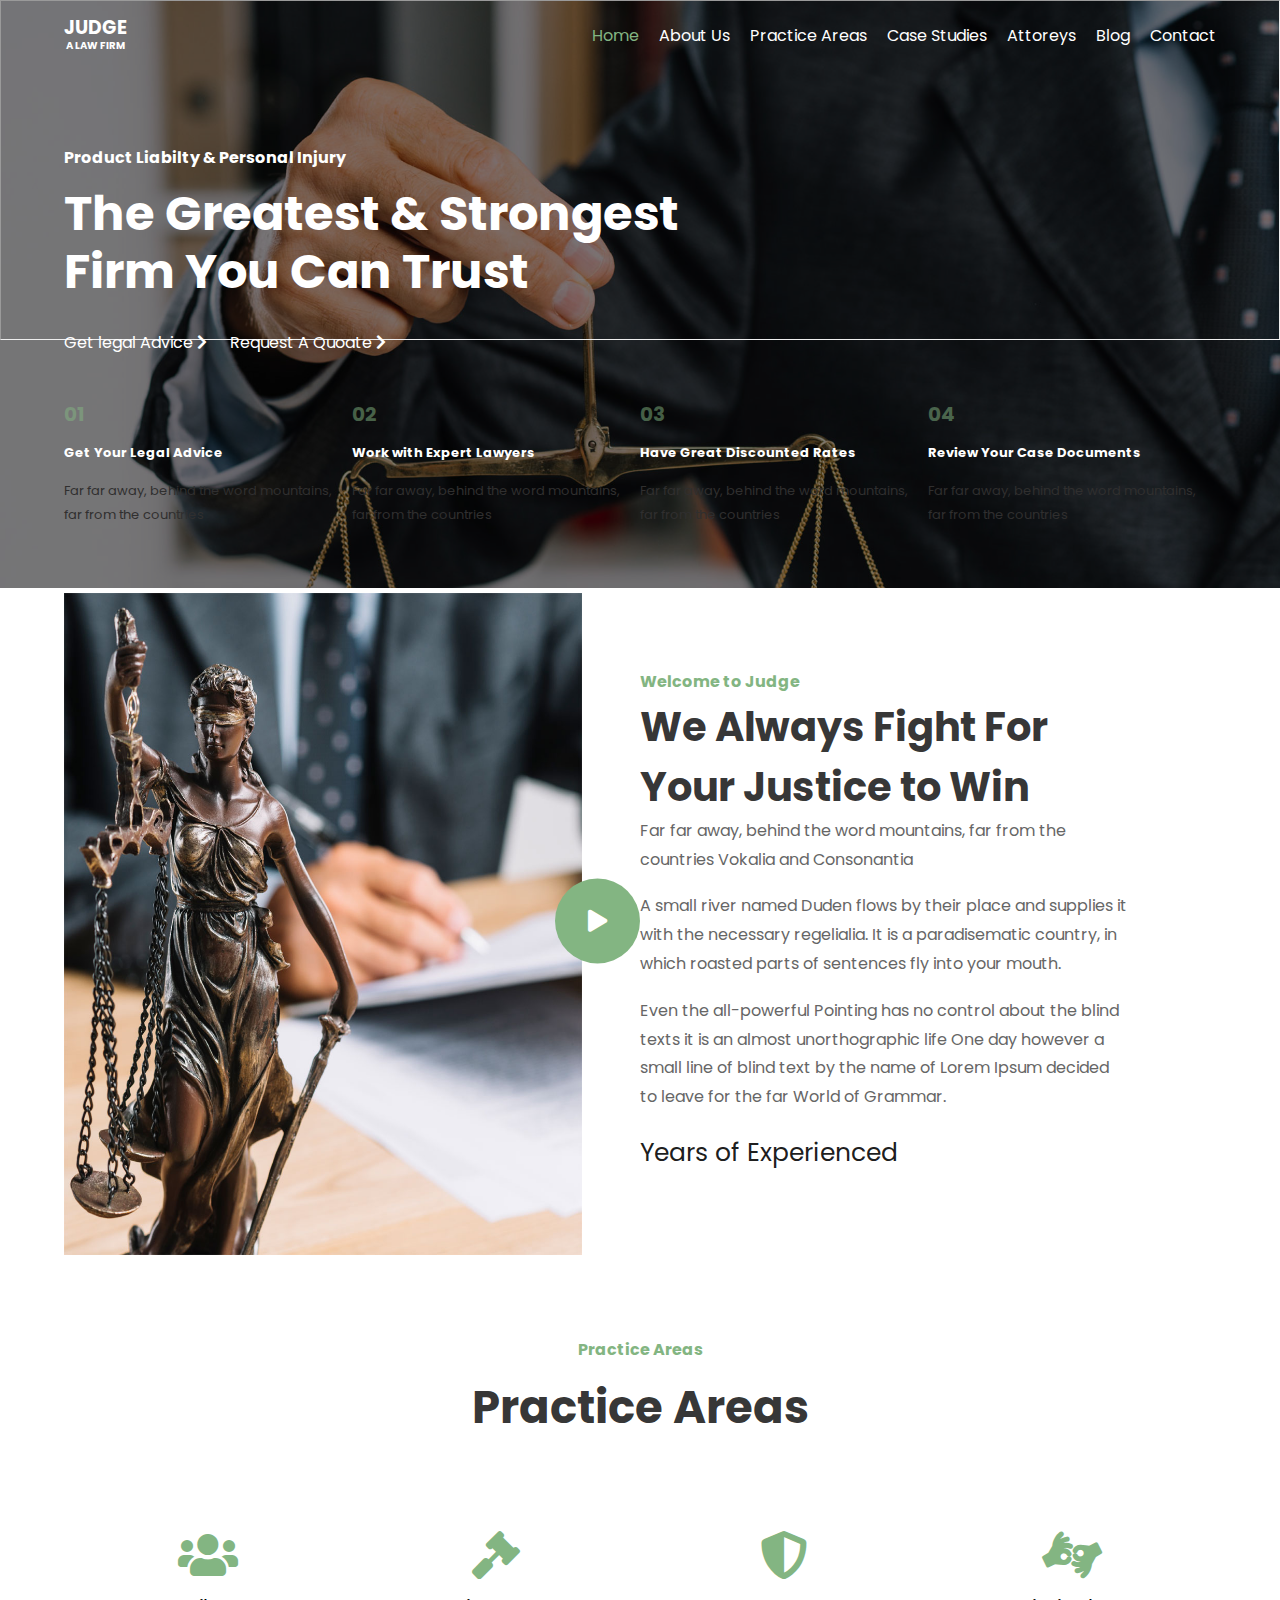
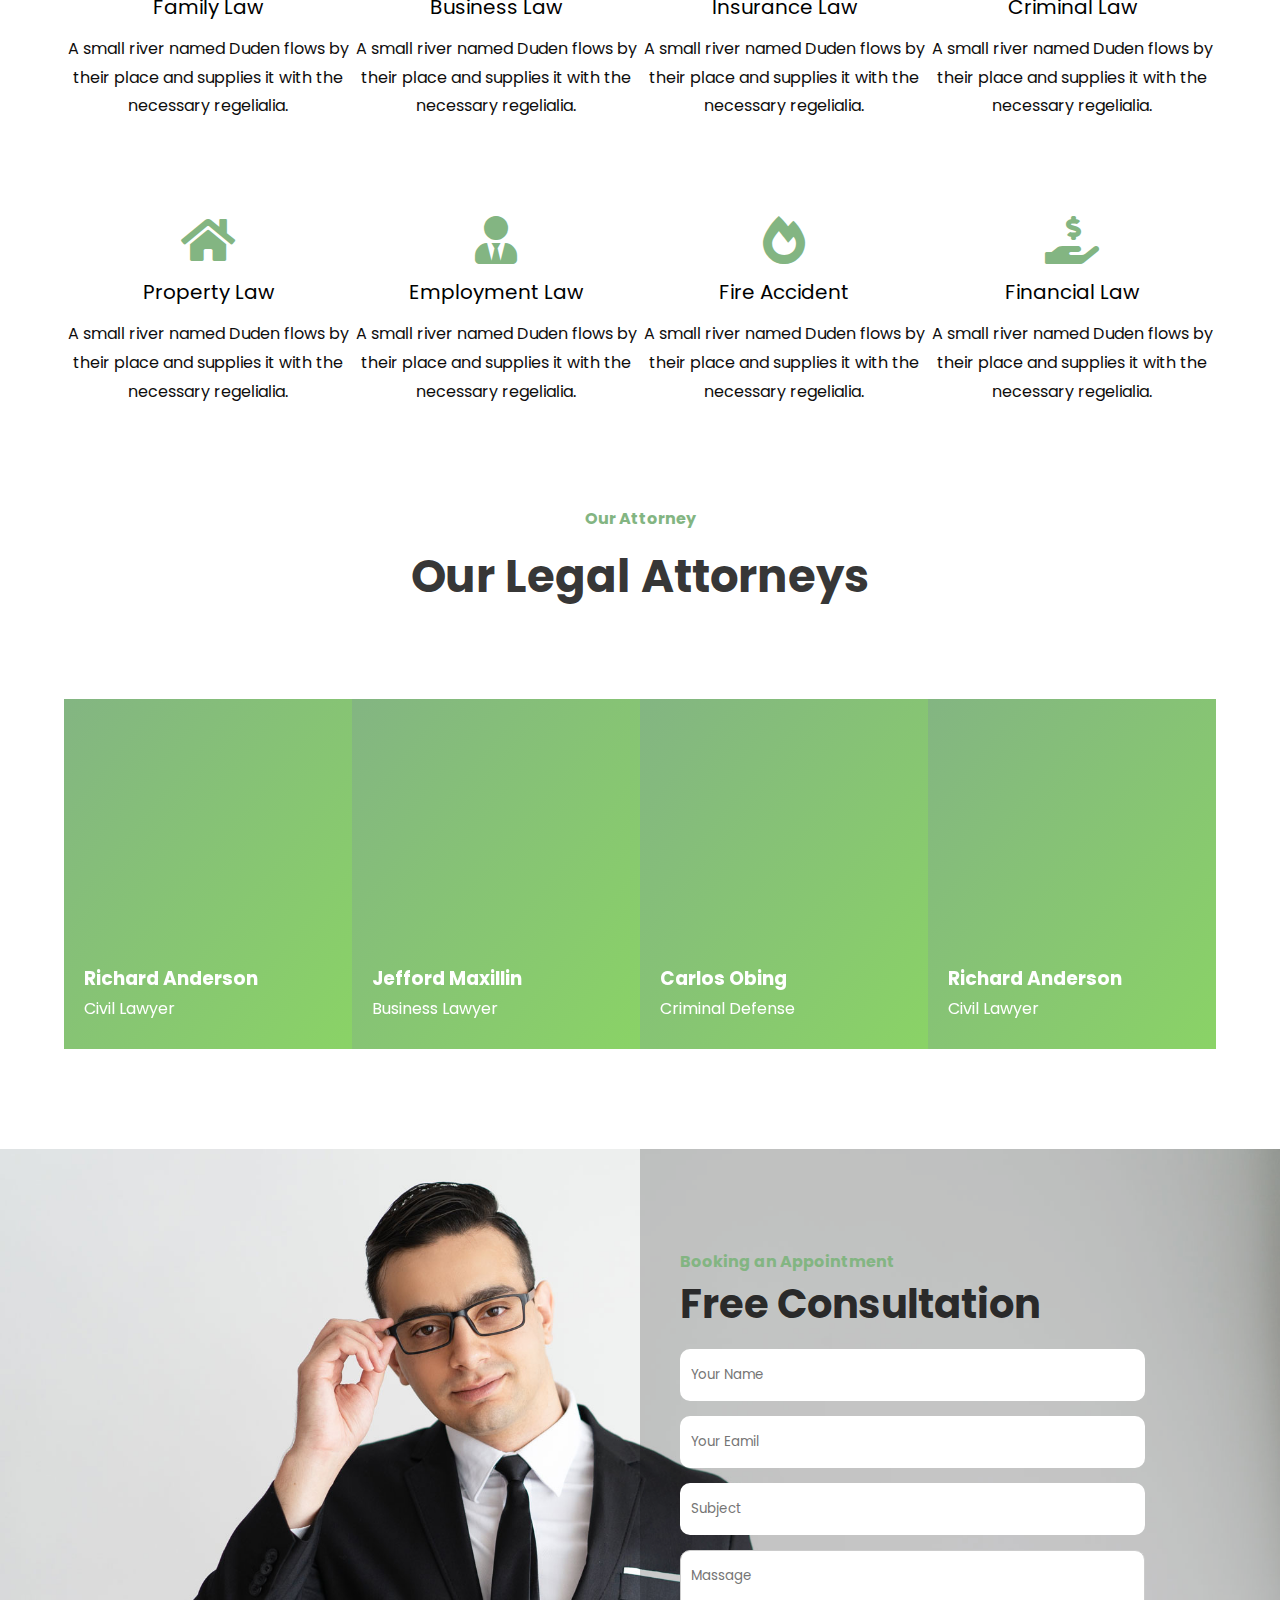
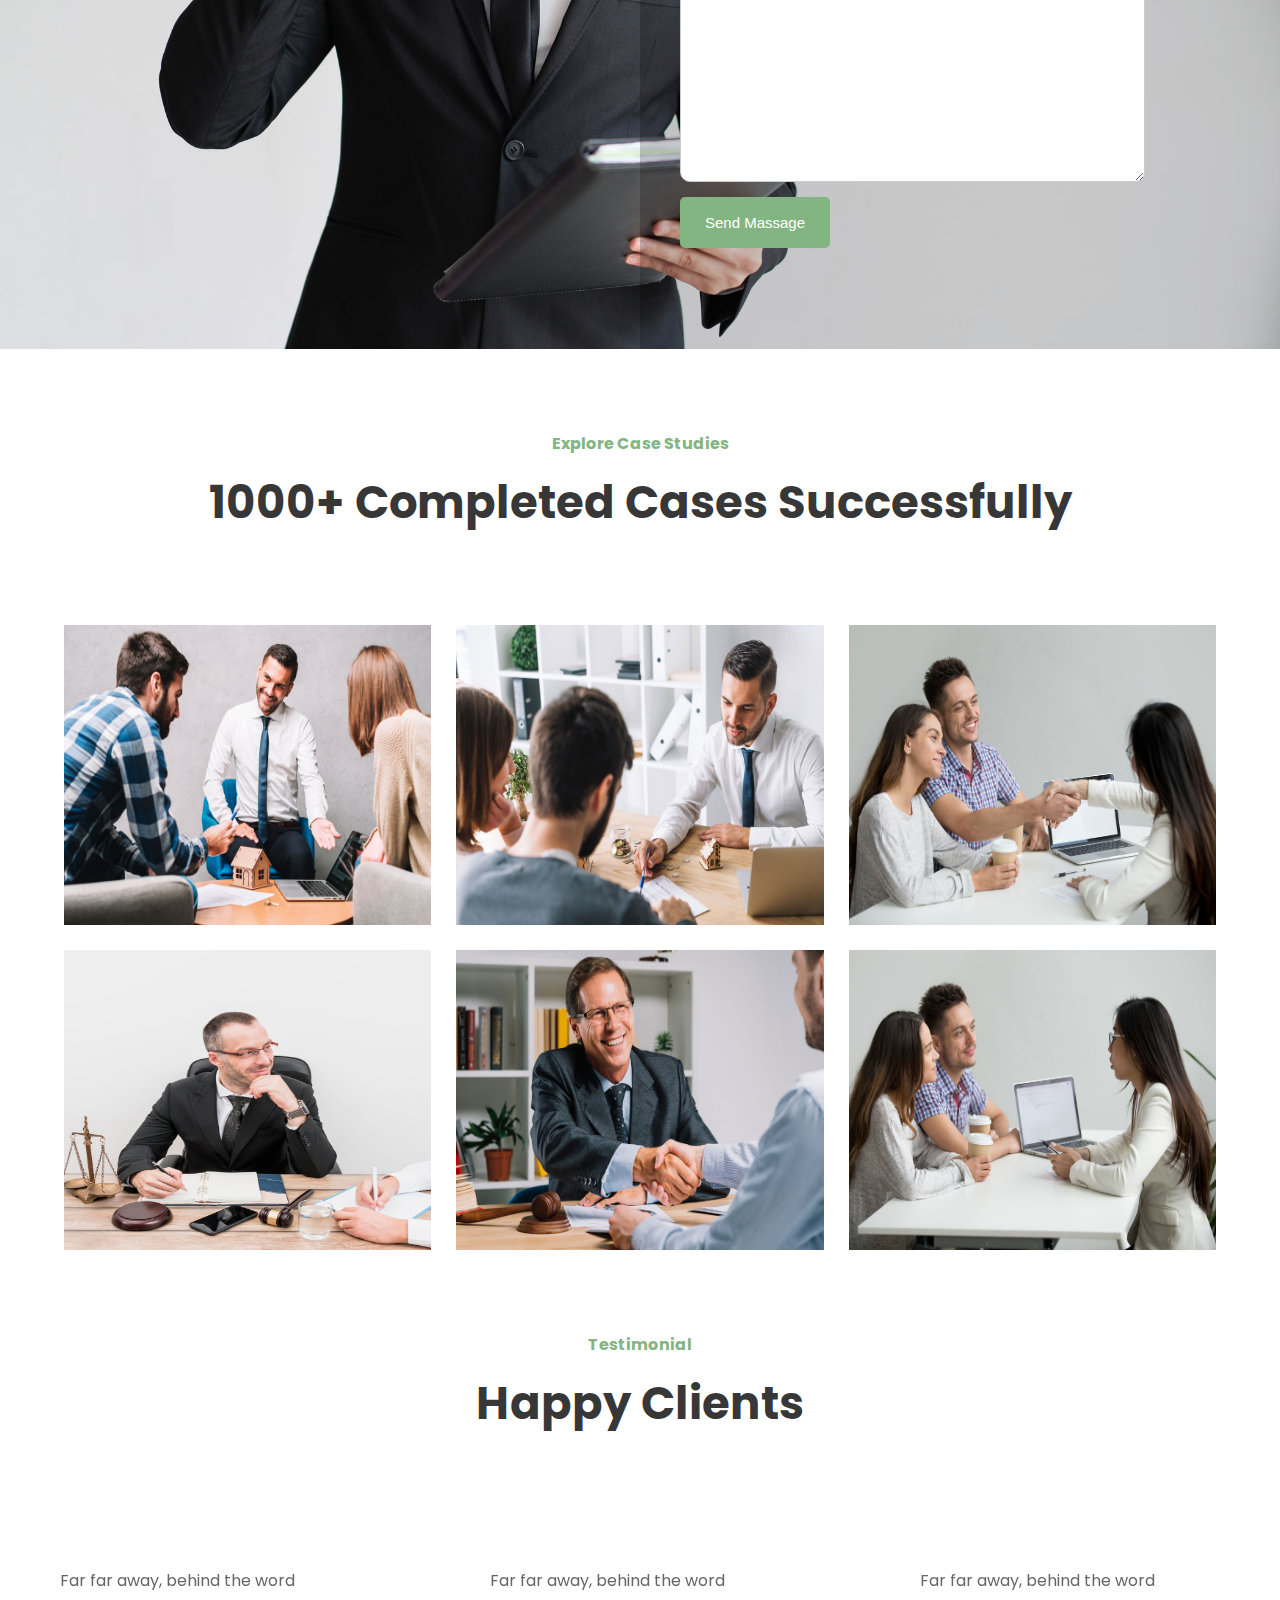
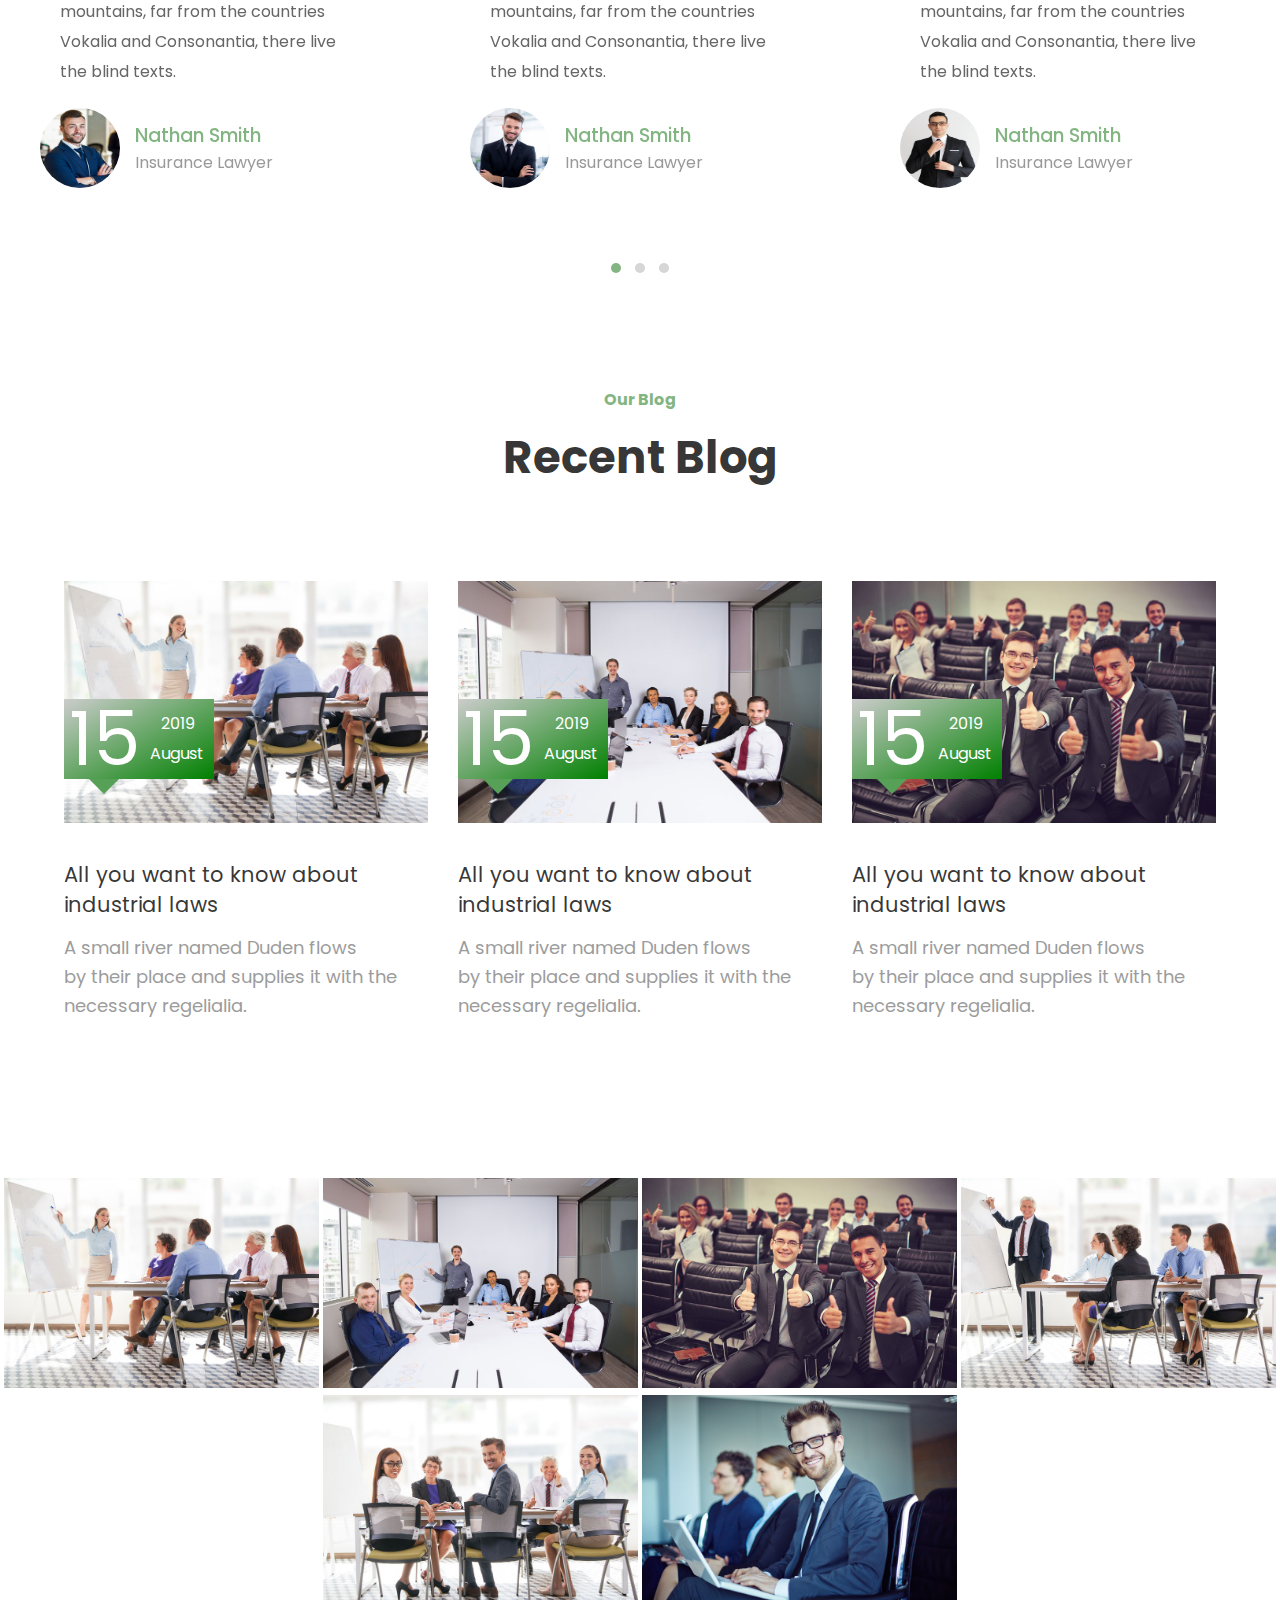
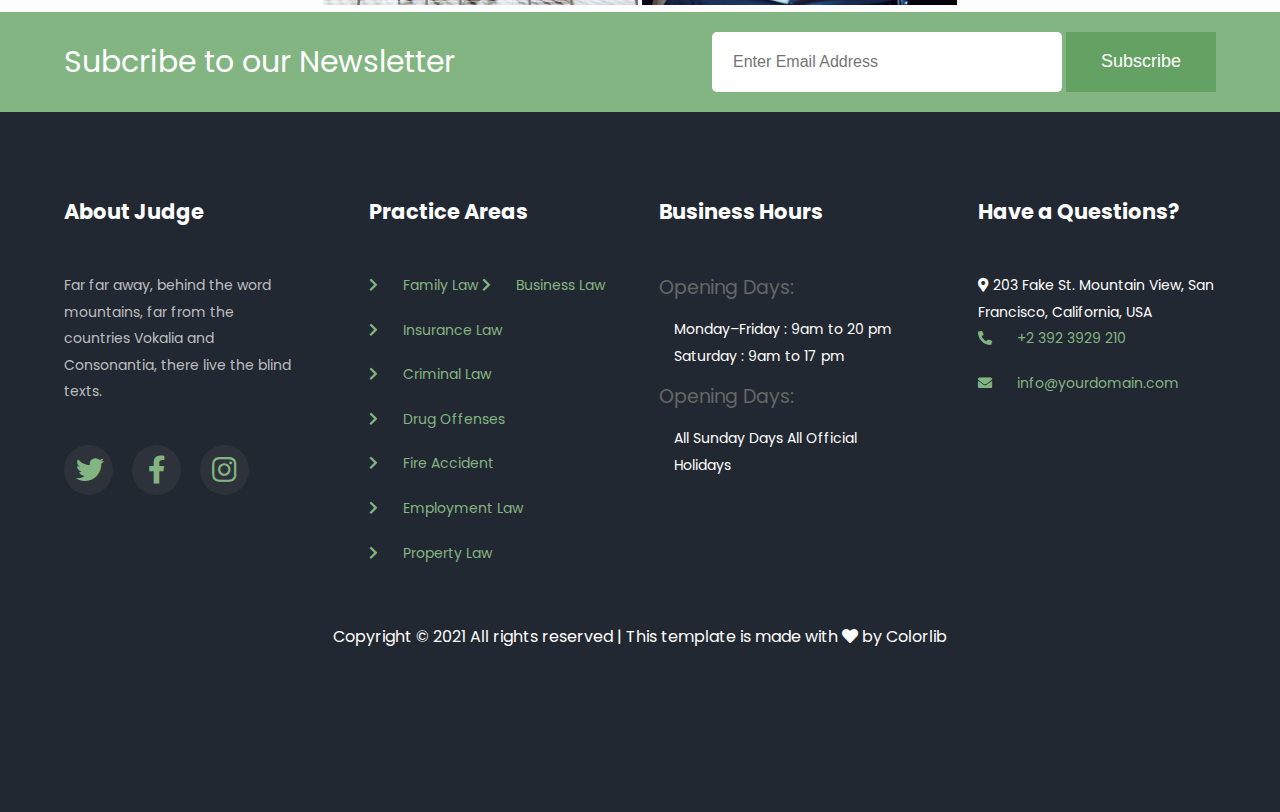
<file: index.html>
<!DOCTYPE html>
<html lang="en">
<head>
    <meta charset="UTF-8">
    <meta http-equiv="X-UA-Compatible" content="IE=edge">
    <meta name="viewport" content="width=device-width, initial-scale=1.0">

    <link href="https://fonts.googleapis.com/css?family=Poppins:300,400,500,600,700,800,900" rel="stylesheet">
    <link href="https://fonts.googleapis.com/css?family=Playfair+Display:400,400i,700,700i,900,900i&display=swap" rel="stylesheet">

    <link rel="stylesheet" href="css/owl.carousel.min.css">
    <link rel="stylesheet" href="css/owl.theme.default.min.css">
    <link rel="stylesheet" href="css/magnific-popup.css">
    <link rel="stylesheet" href="css/all.min.css">
    <link rel="stylesheet" href="css/animtion.css">
    <link rel="stylesheet" href="css/global.css">
    <link rel="stylesheet" href="css/style.css">
    <title>judge</title>
</head>
<body>
    <div class="loader">
        <div class="sk-folding-cube">
            <div class="sk-cube1 sk-cube"></div>
            <div class="sk-cube2 sk-cube"></div>
            <div class="sk-cube4 sk-cube"></div>
            <div class="sk-cube3 sk-cube"></div>
          </div>
    </div>

    <!-- Start Header -->
    <header class="text-center container-md"> 
        <hr class="display-md-hide"> 
        <div class="overlay"></div>
        <!-- Start Nav -->
        <nav class="color-tarnstion">
            <div class="container flex-middel">
            <div class="logo">
               <div class="logo-md">
                    <h3>JUDGE</h3>
                    <span class="font-bold">A LAW FIRM</span>
               </div>
               <div class="logo-md display-lg-hide display-md-show">
                    <i class="fas fa-bars"></i> 
                    <span> MENU </span>
               </div>
            </div>
            <ul class="list-item">
                <li ><a href="index.html" class="active">Home</a></li>
                <li><a href="aboutus.html">About Us</a></li>
                <li><a href="practice.html">Practice Areas</a></li>
                <li><a href="case.html">Case Studies</a></li>
                <li><a href="attorneys.html">Attoreys</a></li>
                <li><a href="blog.html">Blog</a></li>
                <li><a href="contact.html">Contact</a></li>
            </ul>
        </nav>
    <!-- End Nav -->
     <div class="container container-md">
        <section class="head-box ani-head font-bold">
            <span>Product Liabilty & Personal Injury</span>
            <h1>The Greatest & Strongest <br class="display-md-hide"/> Firm You Can Trust</h1>
            <div class="head-box-link">
                <a href="">Get legal Advice <i class="fas fa-chevron-right"></i></a>
                <a href="">Request A Quoate <i class="fas fa-chevron-right"></i></a>
            </div>
        </section>
  

    <!-- start Service -->
        <section class="service grid-4 display-md-hide">

                <div class="service-box animtion-md">
                    <span class="font-bold">01</span>
                    <h3><a class="font-bold" href="#">Get Your Legal Advice</a></h3>
                    <p>Far far away, behind the word mountains, far from the countries</p>
                </div>
                <div class="service-box animtion-md">
                    <span>02</span>
                    <h3><a href="#">Work with Expert Lawyers</a></h3>
                    <p>Far far away, behind the word mountains, far from the countries</p>
                </div>
                <div class="service-box animtion-md">
                    <span>03</span>
                    <h3><a href="#">Have Great Discounted Rates</a></h3>
                    <p>Far far away, behind the word mountains, far from the countries</p>
                </div>
                <div class="service-box animtion-md">
                    <span>04</span>
                    <h3><a href="#">Review Your Case Documents</a></h3>
                    <p>Far far away, behind the word mountains, far from the countries</p>
                </div>
            </div>
        </section>
    <!-- End Service -->
       </div>
    </header>
    <!-- End Header -->
    <section class="service grid-4 display-lg-hide display-md-show">

      <div class="container-md">
            <div class="service-box animtion-md">
                <span>01</span>
                <h3><a href="#">Get Your Legal Advice</a></h3>
                <p>Far far away, behind the word mountains, far from the countries</p>
            </div>
            <div class="service-box animtion-md">
                <span>02</span>
                <h3><a href="#">Work with Expert Lawyers</a></h3>
                <p>Far far away, behind the word mountains, far from the countries</p>
            </div>
            <div class="service-box animtion-md">
                <span>03</span>
                <h3><a href="#">Have Great Discounted Rates</a></h3>
                <p>Far far away, behind the word mountains, far from the countries</p>
            </div>
            <div class="service-box animtion-md">
                <span>04</span>
                <h3><a href="#">Review Your Case Documents</a></h3>
                <p>Far far away, behind the word mountains, far from the countries</p>
            </div>
        </div>

</section>
    <!-- Start About -->
    <section class="about-us">
  
            <a class="about-viduo popup-youtube" href="http://www.youtube.com/watch?v=0O2aH4XLbto"><i class="fas fa-play"></i></a> 
      
        <div class="container grid-2 grid-md-1 container-md">
            <div class="about-img">
                <img src="./images/about/about.jpg" alt="">
            </div>
    
            <div class="about-text">
                <span class="title-head">Welcome to Judge</span>
                <h3 class="title-heading">We Always Fight For <br class="display-md-hide">  Your Justice to Win</h3>
                <p>Far far away, behind the word mountains, far from the countries Vokalia and Consonantia</p>

                    <p>A small river named Duden flows by their place and supplies it with the necessary regelialia. It is a paradisematic country, in which roasted parts of sentences fly into your mouth.</p>
                    
                    <p>Even the all-powerful Pointing has no control about the blind texts it is an almost unorthographic life One day however a small line of blind text by the name of Lorem Ipsum decided to leave for the far World of Grammar.</p>
                    <span class="timer counter"></span>
                    <span class="counter">Years of Experienced</span>
            </div>
          </div>
    </section>
    <!-- End About -->

    <!-- Start Practice -->
    <section class="practice">
      <div class="container">
        <div class="head-section">
            <span>Practice Areas</span>
            <h2>Practice Areas</h2>
        </div>

        <div class="practice-area grid-4 tex-center grid-md-1">
            <div class="practice-box">
                <i class="fas fa-users fa-3x"></i>
                <span>Family Law</span>
                <p>A small river named Duden flows by their place and supplies it with the necessary regelialia.</p>
            </div>
            <div class="practice-box">
                <i class="fas fa-gavel fa-3x"></i>
                <span>Business Law</span>
                <p>A small river named Duden flows by their place and supplies it with the necessary regelialia.</p>
            </div>
            <div class="practice-box">
                <i class="fas fa-shield-alt fa-3x"></i>
                <span>Insurance Law</span>
                <p>A small river named Duden flows by their place and supplies it with the necessary regelialia.</p>
            </div>
            <div class="practice-box">
                <i class="fas fa-american-sign-language-interpreting fa-3x"></i>
                <span>Criminal Law</span>
                <p>A small river named Duden flows by their place and supplies it with the necessary regelialia.</p>
            </div>
            <div class="practice-box">
                <i class="fas fa-home fa-3x"></i>
                <span>Property Law</span>
                <p>A small river named Duden flows by their place and supplies it with the necessary regelialia.</p>
            </div>
            <div class="practice-box">
                <i class="fas fa-user-tie fa-3x"></i>
                <span>Employment Law</span>
                <p>A small river named Duden flows by their place and supplies it with the necessary regelialia.</p>
            </div>
            <div class="practice-box">
                <i class="fas fa-fire-alt fa-3x"></i>
                <span>Fire Accident</span>
                <p>A small river named Duden flows by their place and supplies it with the necessary regelialia.</p>
            </div>
            <div class="practice-box">
                <i class="fas fa-hand-holding-usd fa-3x"></i>
                <span>Financial Law</span>
                <p>A small river named Duden flows by their place and supplies it with the necessary regelialia.</p>
            </div>
        </div>

      </div>
    </section>
    <!-- End Practice -->
    <!-- Start our legal -->
    <section class="our-lagal">
        <div class="container container-md">
            <div class="head-section">
                <span>Our Attorney</span>
                <h2>Our Legal Attorneys</h2>
            </div>
            <div class="legal-card grid-4 grid-md-1 grid-md-2">
                <div class="card">
                    <div class="front display-md-hide">
                        <div class="back-card-content">
                            <h3>Richard Anderson</h3>
                            <span>Civil Lawyer</span>
                        </div>
                    </div>

                   <div class="back">
                    <blockquote><p>“Even the all-powerful Pointing has no control about the blind texts it is an almost unorthographic life One day however a small line of blind text ”</p></blockquote>
                    <div class="card-box">
                        <div class="card-img">
                            <img src="./images/person/person_1.jpg" alt="">
                        </div>
                        <div class="card-content">
                            <h3>Richard Anderson</h3>
                            <span>Civil Lawyer</span>
                        </div>
                    </div>
                   </div>    
                </div>
                <div class="card">
                    <div class="front">
                        <div class="back-card-content">
                            <h3>Jefford Maxillin</h3>
                            <span>Business Lawyer</span>
                        </div>
                    </div>

                   <div class="back">
                    <blockquote><p>“Even the all-powerful Pointing has no control about the blind texts it is an almost unorthographic life One day however a small line of blind text ”</p></blockquote>
                    <div class="card-box">
                        <div class="card-img">
                            <img src="./images/person/person_2.jpg" alt="">
                        </div>
                        <div class="card-content">
                            <h3>Jefford Maxillin</h3>
                            <span>Business Lawyer</span>
                        </div>
                    </div>
                   </div>    
                </div>
                <div class="card">
                    <div class="front">
                        <div class="back-card-content">
                            <h3>Carlos Obing</h3>
                            <span>Criminal Defense</span>
                        </div>
                    </div>

                   <div class="back">
                    <blockquote><p>“Even the all-powerful Pointing has no control about the blind texts it is an almost unorthographic life One day however a small line of blind text ”</p></blockquote>
                    <div class="card-box">
                        <div class="card-img">
                            <img src="./images/person/person_3.jpg" alt="">
                        </div>
                        <div class="card-content">
                            <h3>Carlos Obing</h3>
                            <span>Criminal Defense</span>
                        </div>
                    </div>
                   </div>    
                </div>
                <div class="card">
                    <div class="front">
                        <div class="back-card-content">
                            <h3>Richard Anderson</h3>
                            <span>Civil Lawyer</span>
                        </div>
                    </div>

                   <div class="back">
                    <blockquote><p>“Even the all-powerful Pointing has no control about the blind texts it is an almost unorthographic life One day however a small line of blind text ”</p></blockquote>
                    <div class="card-box">
                        <div class="card-img">
                            <img src="./images/person/person_4.jpg" alt="">
                        </div>
                        <div class="card-content">
                            <h3>Nathan Smith</h3>
                            <span>Insurance Lawyer</span>
                        </div>
                    </div>
                   </div>    
                </div>
           </div>  
        </div>
    </section>
    <!-- End our legal -->
    <!-- Start booking -->
    <section class="booking flex-left conatiner-md">
            <div class="booking-title">
                <span class="title-head ">Booking an Appointment</span>
                <h3 class="title-heading ">Free Consultation</h3>

                <form class="">
                    <input type="text" placeholder="Your Name">
                    <input type="email" placeholder="Your Eamil">
                    <input type="text" placeholder="Subject">
                    <textarea name="" id="" cols="60" rows="10" placeholder="Massage"></textarea>
                    <button type="submit">Send Massage</button>
                </form>
                
            </div>
           
    </section>
    <!-- End booking -->
    <!-- Start Explore -->
    <section class="explore">
        <div class="container">
            <div class="head-section">
                <span>Explore Case Studies</span>
                <h2>1000+ Completed Cases Successfully</h2>
            </div>
            <div class="explore-content grid-3 grid-md-3">
                <div class="case-box">
                    <div class="over-lay-case">
                        <div class="over-lay-text">
                            <h3><a href="#">Legal Seperation</a></h3>
                            <span>Corporate</span>
                        </div>
                    </div>
                    <img src="images/case/case-1.jpg" alt="">
                </div>
                <div class="case-box">
                    <div class="over-lay-case">
                        <div class="over-lay-text">
                            <h3><a href="#">Legal Seperation</a></h3>
                            <span>Corporate</span>
                        </div>
                    </div>
                    <img src="images/case/case-2.jpg" alt="">
                </div>
                <div class="case-box">
                    <div class="over-lay-case">
                        <div class="over-lay-text">
                            <h3><a href="#">Legal Seperation</a></h3>
                            <span>Corporate</span>
                        </div>
                    </div>
                    <img src="images/case/case-3.jpg" alt="">
                </div>
                <div class="case-box">
                    <div class="over-lay-case">
                        <div class="over-lay-text">
                            <h3><a href="#">Legal Seperation</a></h3>
                            <span>Corporate</span>
                        </div>
                    </div>
                    <img src="images/case/case-4.jpg" alt="">
                </div>
                <div class="case-box">
                    <div class="over-lay-case">
                        <div class="over-lay-text">
                            <h3><a href="#">Legal Seperation</a></h3>
                            <span>Corporate</span>
                        </div>
                    </div>
                    <img src="images/case/case-5.jpg" alt="">
                </div>
                <div class="case-box">
                    <div class="over-lay-case">
                        <div class="over-lay-text">
                            <h3><a href="#">Legal Seperation</a></h3>
                            <span>Corporate</span>
                        </div>
                    </div>
                    <img src="images/case/case-6.jpg" alt="">
                </div>
            </div>
        </div>
    </section>
    <!-- End Explore -->
    <!-- Start Testimonieal -->
    <section class="testimonial">
         <div class="head-section ">
            <span>Testimonial</span>
            <h2>Happy Clients</h2>
        </div>

        <div class="sec-slider">
          <div class="conatiner">

           
            <div class="owl-carousel owl-theme">
                <div class="slid-card item">
                  <p>Far far away, behind the word mountains, far from the countries Vokalia and Consonantia, there live the blind texts.
                        <div class="slid-box">
                            <div class="card-img">
                                <img src="./images/person/person_1.jpg" alt="">
                            </div>
                            <div class="card-content">
                                <h3>Nathan Smith</h3>
                                <span>Insurance Lawyer</span>
                            </div>
                        </div>
                   </p>
                </div>
                <div class="slid-card item">
                  <p>Far far away, behind the word mountains, far from the countries Vokalia and Consonantia, there live the blind texts.
                        <div class="slid-box">
                            <div class="card-img">
                                <img src="./images/person/person_2.jpg" alt="">
                            </div>
                            <div class="card-content">
                                <h3>Nathan Smith</h3>
                                <span>Insurance Lawyer</span>
                            </div>
                        </div>
                   </p>
                </div>
                <div class="slid-card item">
                  <p>Far far away, behind the word mountains, far from the countries Vokalia and Consonantia, there live the blind texts.
                        <div class="slid-box">
                            <div class="card-img">
                                <img src="./images/person/person_3.jpg" alt="">
                            </div>
                            <div class="card-content">
                                <h3>Nathan Smith</h3>
                                <span>Insurance Lawyer</span>
                            </div>
                        </div>
                   </p>
                </div>
                <div class="slid-card item">
                  <p>Far far away, behind the word mountains, far from the countries Vokalia and Consonantia, there live the blind texts.
                        <div class="slid-box">
                            <div class="card-img">
                                <img src="./images/person/person_4.jpg" alt="">
                            </div>
                            <div class="card-content">
                                <h3>Nathan Smith</h3>
                                <span>Insurance Lawyer</span>
                            </div>
                        </div>
                   </p>
                </div>
                <div class="slid-card item">
                  <p>Far far away, behind the word mountains, far from the countries Vokalia and Consonantia, there live the blind texts.
                        <div class="slid-box">
                            <div class="card-img">
                                <img src="./images/person/person_5.jpg" alt="">
                            </div>
                            <div class="card-content">
                                <h3>Nathan Smith</h3>
                                <span>Insurance Lawyer</span>
                            </div>
                        </div>
                   </p>
                </div>
                <div class="slid-card item">
                  <p>Far far away, behind the word mountains, far from the countries Vokalia and Consonantia, there live the blind texts.
                        <div class="slid-box">
                            <div class="card-img">
                                <img src="./images/person/person_6.jpg" alt="">
                            </div>
                            <div class="card-content">
                                <h3>Nathan Smith</h3>
                                <span>Insurance Lawyer</span>
                            </div>
                        </div>
                   </p>
                </div>
                <div class="slid-card item">
                  <p>Far far away, behind the word mountains, far from the countries Vokalia and Consonantia, there live the blind texts.
                        <div class="slid-box">
                            <div class="card-img">
                                <img src="./images/person/person_7.jpg" alt="">
                            </div>
                            <div class="card-content">
                                <h3>Nathan Smith</h3>
                                <span>Insurance Lawyer</span>
                            </div>
                        </div>
                   </p>
                </div>
               
            </div>
          </div>           
        </div>
    </section>
    <!-- End Testimonieal -->
    <!-- Start Our Blog -->
    <div class="our-blog">
        <div class="container">
            <div class="head-section">
                <span> Our Blog </span>
                <h2>Recent Blog</h2>
            </div>

           <div class="content-grid grid-3 grid-md-1">
                <div class="our-blog-card">
                    <div class="our-card-img">
                        <a href="#"><img src="images/blog/image_1.jpg" alt=""></a>
                    </div>
                    <div class="card-text">
                        <h4>15</h4>
                        <span>2019 <br /> August</span>
                    </div>
                    <h5>All you want to know about  <br class="display-md-hide"/> industrial laws</h5>
                    <p>A small river named Duden flows<br class="display-md-hide"/> by their place and supplies it with the <br class="display-md-hide"/> necessary regelialia.</p>
                </div> 
                <div class="our-blog-card">
                    <div class="our-card-img ">
                        <a href="#"><img src="images/blog/image_2.jpg" alt=""></a>
                    </div>
                    <div class="card-text">
                        <h4>15</h4>
                        <span>2019 <br /> August</span>
                    </div>
                    <h5>All you want to know about  <br class="display-md-hide"/> industrial laws</h5>
                    <p>A small river named Duden flows<br class="display-md-hide"/> by their place and supplies it with the <br class="display-md-hide"/> necessary regelialia.</p>
                </div> 
                <div class="our-blog-card">
                    <div class="our-card-img">
                        <a href="#"><img src="images/blog/image_3.jpg" alt=""></a>
                    </div>
                    <div class="card-text">
                        <h4>15</h4>
                        <span>2019 <br /> August</span>
                    </div>
                    <h5>All you want to know about  <br class="display-md-hide"/> industrial laws</h5>
                    <p>A small river named Duden flows<br class="display-md-hide"/> by their place and supplies it with the <br class="display-md-hide"/> necessary regelialia.</p>
                </div> 
                
            </div>
        </div>
    </div>
    <!-- End Our Blog -->
    <!-- Start subscribe -->
    <div class="subscribe">
        <div class="sub-poper">
            <div class="popup-gallery">
                <div class="sub-img">    
                    <a href="images/popper/image_6.jpg" title=""> <i class="fas fa-camera-retro"></i> <img src="images/popper/image_1.jpg" width="75" height="75"></a>
                </div>
                <div class="sub-img">    
                    <a href="images/popper/image_5.jpg" title=""> <i class="fas fa-camera-retro"></i> <img src="images/popper/image_2.jpg" width="75" height="75"></a>
                </div>
                <div class="sub-img">    
                    <a href="images/popper/image_4.jpg" title=""> <i class="fas fa-camera-retro"></i> <img src="images/popper/image_3.jpg" width="75" height="75"></a>
                </div>
                <div class="sub-img">    
                    <a href="images/popper/image_3.jpg" title=""> <i class="fas fa-camera-retro"></i> <img src="images/popper/image_4.jpg" width="75" height="75"></a>
                </div>
                <div class="sub-img">    
                    <a href="images/popper/image_2.jpg" title=""> <i class="fas fa-camera-retro"></i> <img src="images/popper/image_5.jpg" width="75" height="75"></a>
                </div>
                <div class="sub-img">    
                    <a href="images/popper/image_1.jpg" title=""> <i class="fas fa-camera-retro"></i> <img src="images/popper/image_6.jpg" width="75" height="75"></a>
                </div>

            </div>
        </div>
            <div class="enter-sub">
                <div class="container flex-middel">
                    <h3 class="">Subcribe to our Newsletter</h3>
                    <form>
                        <input type="text" name="" placeholder="Enter Email Address">
                        <button type="">Subscribe</button>
                    </form>
                </div>
            </div>
    </div>
    <!-- End subscribe -->
    <!-- Start footer -->
    <footer>
        <div class="ft-content">
            <div class="container ft-grid grid-md-1 ">
                <div class="cm-about">
                    <h2>About Judge</h2>
                    <p>Far far away, behind the word mountains, far from the countries Vokalia and Consonantia, there live the blind texts.</p>
                    <div class="scoial">
                        <a href="#"><i class="fab fa-twitter fa-2x"></i></a>
                        <a href="#"><i class="fab fa-facebook-f fa-2x"></i></a>
                        <a href="#"><i class="fab fa-instagram fa-2x"></i></a>
                    </div>
                </div>
                    <div class="cm-about">
                        <h2>Practice Areas</h2>
                       <ul>
                           <li><i class="fas fa-chevron-right"></i><a href="#">Family Law</a></li>
                           <li><i class="fas fa-chevron-right"></i><a href="#">Business Law</a></li>
                           <li><i class="fas fa-chevron-right"></i><a href="#">Insurance Law</a></li>
                           <li><i class="fas fa-chevron-right"></i><a href="#">Criminal Law</a></li>
                           <li><i class="fas fa-chevron-right"></i><a href="#">Drug Offenses</a></li>
                           <li><i class="fas fa-chevron-right"></i><a href="#">Fire Accident</a></li>
                           <li><i class="fas fa-chevron-right"></i><a href="#">Employment Law</a></li>
                           <li><i class="fas fa-chevron-right"></i><a href="#">Property Law</a></li>
                       </ul>
                    </div>
                    <div class="cm-about">
                        <h2 class="mg">Business Hours</h2>
                       <span class="ft-head">Opening Days:</span>
                       <span class="ft-title">Monday–Friday : 9am to 20 pm Saturday : 9am to 17 pm</span>
                       <span class="ft-head">Opening Days:</span>
                       <span class="ft-title">All Sunday Days All Official Holidays</span>
                    </div>
                    <div class="cm-about">
                        <h2>Have a Questions?</h2>
                        <div class="item">
                            <i class="fas fa-map-marker-alt"></i>  
                            <span> 203 Fake St. Mountain View, San Francisco, California, USA</span>
                        </div>
                       <ul>
                           <li><i class="fas fa-phone-alt"></i><a href="#">+2 392 3929 210</a></li>
                           <li><i class="fas fa-envelope"></i><a href="#">info@yourdomain.com</a></li>
                       </ul>
                    </div>
                </div>
        </div>
        <div class="ft-copy">Copyright &copy; 2021 All rights reserved | This template is made with <i class="fas fa-heart"></i> by Colorlib </div>
    </footer>
    <!-- End footer -->
  
    <script src="js/jquery-3.6.0.min.js"></script>
    <script src="js/jquery.countTo.js"></script>
    <script src="js/jquery.magnific-popup.min.js"></script>
    <script src="js/owl.carousel.min.js"></script>
    <script src="js/script.js"></script>
</body>
</html>
</file>
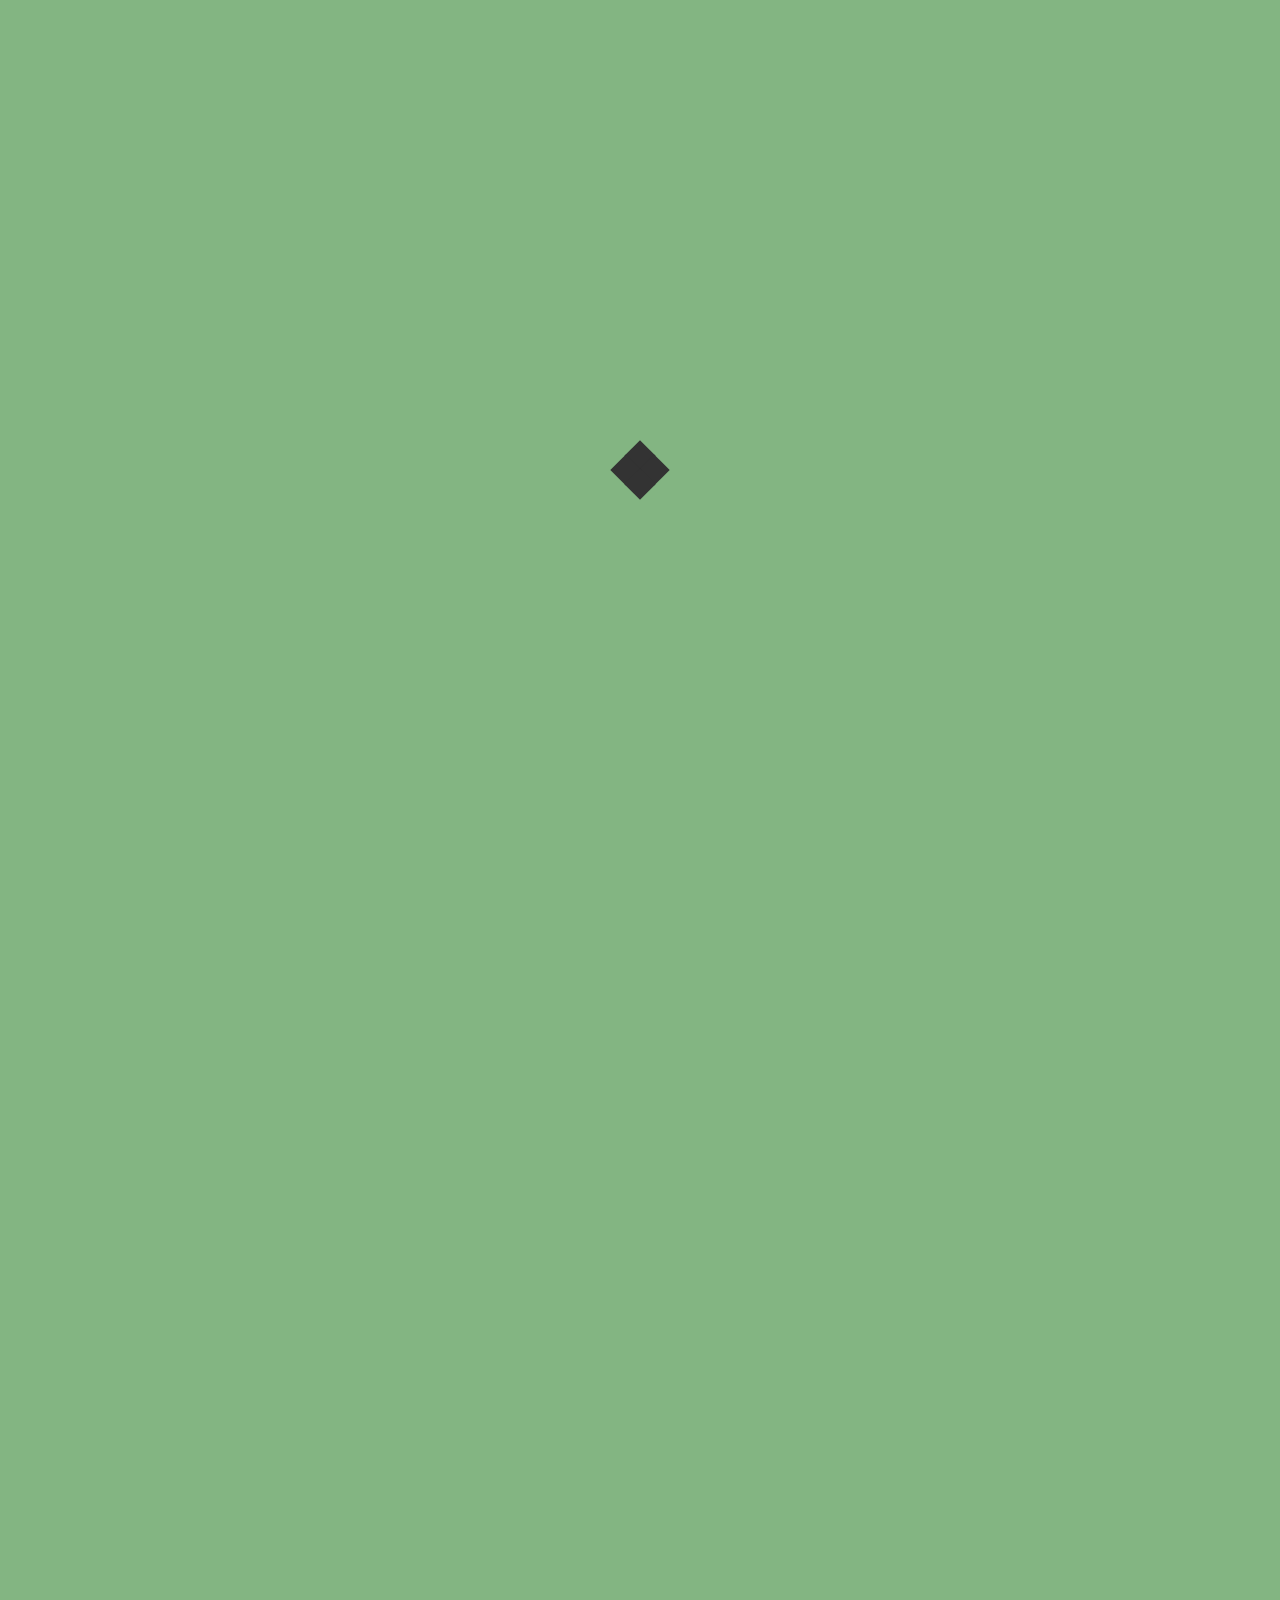
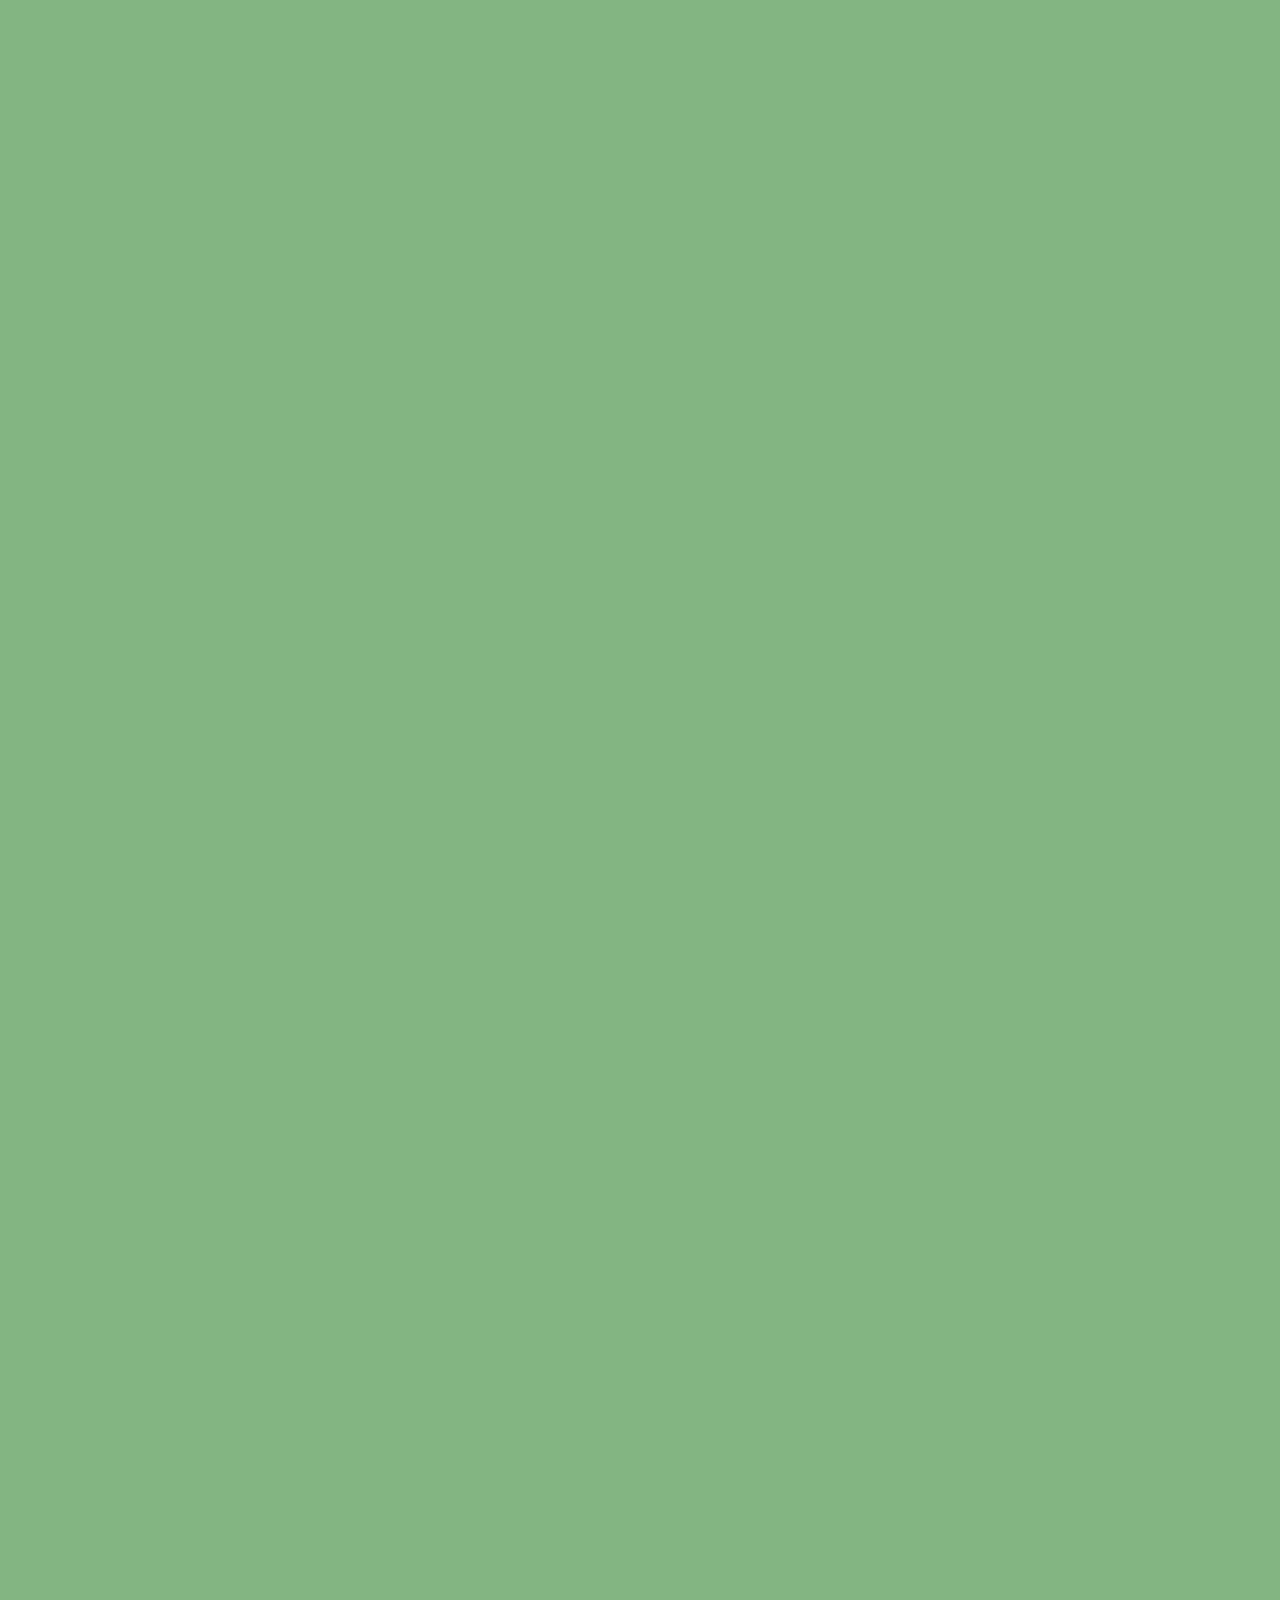
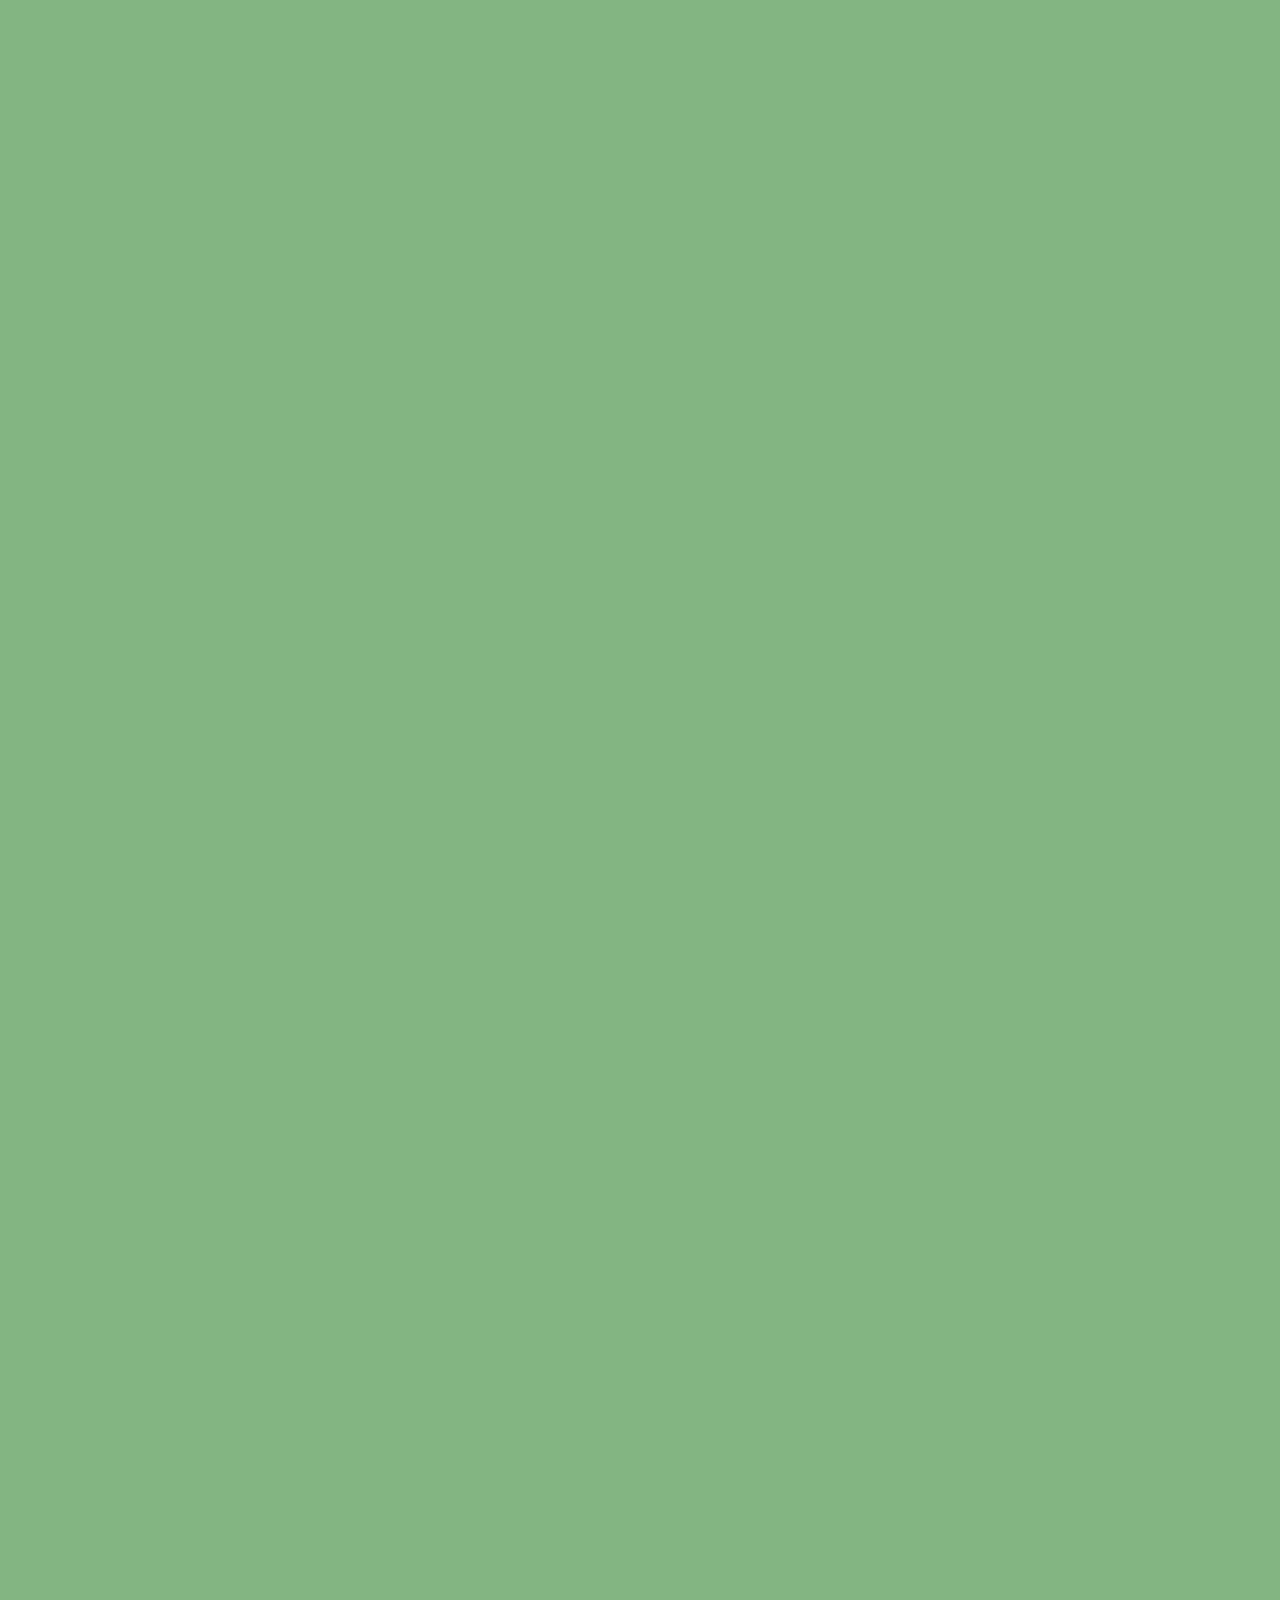
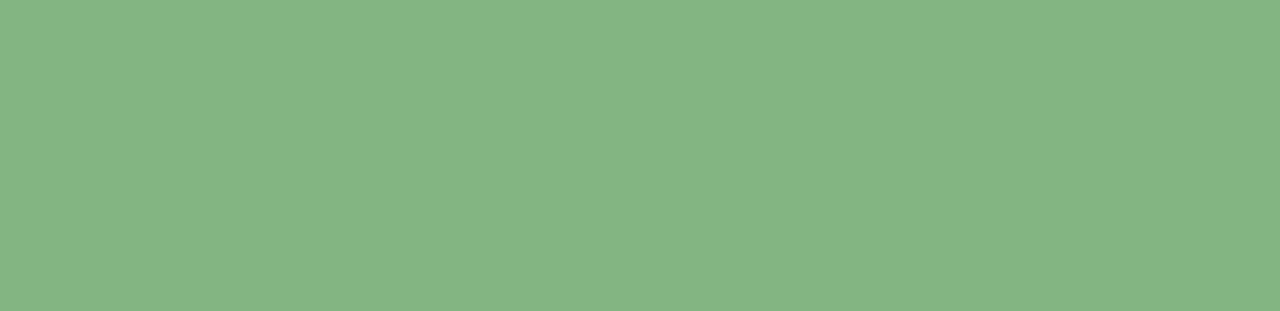
<file: aboutus.html>
<!DOCTYPE html>
<html lang="en">
<head>
    <meta charset="UTF-8">
    <meta http-equiv="X-UA-Compatible" content="IE=edge">
    <meta name="viewport" content="width=device-width, initial-scale=1.0">

    <link href="https://fonts.googleapis.com/css?family=Poppins:300,400,500,600,700,800,900" rel="stylesheet">
    <link href="https://fonts.googleapis.com/css?family=Playfair+Display:400,400i,700,700i,900,900i&display=swap" rel="stylesheet">

    <link rel="stylesheet" href="css/owl.carousel.min.css">
    <link rel="stylesheet" href="css/owl.theme.default.min.css">
    <link rel="stylesheet" href="css/magnific-popup.css">
    <link rel="stylesheet" href="css/all.min.css">
    <link rel="stylesheet" href="css/animtion.css">
    <link rel="stylesheet" href="css/global.css">
    <link rel="stylesheet" href="css/style.css">
    <title>About Us</title>
</head>
<body>
    <div class="loader">
        <div class="sk-folding-cube">
            <div class="sk-cube1 sk-cube"></div>
            <div class="sk-cube2 sk-cube"></div>
            <div class="sk-cube4 sk-cube"></div>
            <div class="sk-cube3 sk-cube"></div>
          </div>
    </div>
    <!-- Start Header -->
    <header class="text-center about"> 
        <div class="overlay"></div>
        <!-- Start Nav -->
        <nav class="pd-y color-tarnstion">
            <div class="container flex-middel container-md">
            <div class="logo">
               <div class="logo-md">
                    <h3>JUDGE</h3>
                    <span class="font-bold">A LAW FIRM</span>
               </div>
               <div class="logo-md display-lg-hide display-md-show">
                    <i class="fas fa-bars"></i> 
                    <span> MENU </span>
               </div>
            </div>
            <ul class="list-item">
                <li><a href="index.html">Home</a></li>
                <li><a href="aboutus.html"  class="active">About Us</a></li>
                <li><a href="practice.html">Practice Areas</a></li>
                <li><a href="case.html">Case Studies</a></li>
                <li><a href="attorneys.html">Attoreys</a></li>
                <li><a href="blog.html">Blog</a></li>
                <li><a href="contact.html">Contact</a></li>
            </ul>
        </nav>
    <!-- End Nav -->
        <div class="container container-md">
            <section class="head-box about ani-head font-bold">
                <div class="head-box-link">
                    <h1>About Us</h1>
                    <a href="index.html">Home <i class="fas fa-chevron-right"></i></a>
                    <a href="">About us <i class="fas fa-chevron-right"></i></a>
                </div>
            </section>
        </div>
    </header>
    <!-- End Header -->
    
    <!-- Start About -->
    <section class="about-us about">
        <div class="about-viduo">
            <i class="fas fa-play"></i>
        </div>
        <div class="container grid-2 grid-md-1 container-md">
            <div class="about-img">
                <img src="./images/about/about.jpg" alt="">
            </div>
    
            <div class="about-text">
                <span class="title-head">Welcome to Judge</span>
                <h3 class="title-heading">We Always Fight For <br class="display-md-hide">  Your Justice to Win</h3>
                <p>Far far away, behind the word mountains, far from the countries Vokalia and Consonantia</p>

                    <p>A small river named Duden flows by their place and supplies it with the necessary regelialia. It is a paradisematic country, in which roasted parts of sentences fly into your mouth.</p>
                    
                    <p>Even the all-powerful Pointing has no control about the blind texts it is an almost unorthographic life One day however a small line of blind text by the name of Lorem Ipsum decided to leave for the far World of Grammar.</p>
                    <span class="timer counter"></span>
                    <span class="counter">Years of Experienced</span>
            </div>
          </div>
    </section>
    <!-- End About -->

    <!-- Start our legal -->
    <section class="our-lagal">
        <div class="container container-md">
            <div class="head-section">
                <span>Our Attorney</span>
                <h2>Our Legal Attorneys</h2>
            </div>
            <div class="legal-card grid-4 grid-md-1 grid-md-2">
                <div class="card">
                    <div class="front display-md-hide">
                        <div class="back-card-content">
                            <h3>Richard Anderson</h3>
                            <span>Civil Lawyer</span>
                        </div>
                    </div>

                   <div class="back">
                    <blockquote><p>“Even the all-powerful Pointing has no control about the blind texts it is an almost unorthographic life One day however a small line of blind text ”</p></blockquote>
                    <div class="card-box">
                        <div class="card-img">
                            <img src="./images/person/person_1.jpg" alt="">
                        </div>
                        <div class="card-content">
                            <h3>Richard Anderson</h3>
                            <span>Civil Lawyer</span>
                        </div>
                    </div>
                   </div>    
                </div>
                <div class="card">
                    <div class="front">
                        <div class="back-card-content">
                            <h3>Jefford Maxillin</h3>
                            <span>Business Lawyer</span>
                        </div>
                    </div>

                   <div class="back">
                    <blockquote><p>“Even the all-powerful Pointing has no control about the blind texts it is an almost unorthographic life One day however a small line of blind text ”</p></blockquote>
                    <div class="card-box">
                        <div class="card-img">
                            <img src="./images/person/person_2.jpg" alt="">
                        </div>
                        <div class="card-content">
                            <h3>Jefford Maxillin</h3>
                            <span>Business Lawyer</span>
                        </div>
                    </div>
                   </div>    
                </div>
                <div class="card">
                    <div class="front">
                        <div class="back-card-content">
                            <h3>Carlos Obing</h3>
                            <span>Criminal Defense</span>
                        </div>
                    </div>

                   <div class="back">
                    <blockquote><p>“Even the all-powerful Pointing has no control about the blind texts it is an almost unorthographic life One day however a small line of blind text ”</p></blockquote>
                    <div class="card-box">
                        <div class="card-img">
                            <img src="./images/person/person_3.jpg" alt="">
                        </div>
                        <div class="card-content">
                            <h3>Carlos Obing</h3>
                            <span>Criminal Defense</span>
                        </div>
                    </div>
                   </div>    
                </div>
                <div class="card">
                    <div class="front">
                        <div class="back-card-content">
                            <h3>Richard Anderson</h3>
                            <span>Civil Lawyer</span>
                        </div>
                    </div>

                   <div class="back">
                    <blockquote><p>“Even the all-powerful Pointing has no control about the blind texts it is an almost unorthographic life One day however a small line of blind text ”</p></blockquote>
                    <div class="card-box">
                        <div class="card-img">
                            <img src="./images/person/person_4.jpg" alt="">
                        </div>
                        <div class="card-content">
                            <h3>Nathan Smith</h3>
                            <span>Insurance Lawyer</span>
                        </div>
                    </div>
                   </div>    
                </div>
                <div class="card">
                    <div class="front display-md-hide">
                        <div class="back-card-content">
                            <h3>Richard Anderson</h3>
                            <span>Civil Lawyer</span>
                        </div>
                    </div>

                   <div class="back">
                    <blockquote><p>“Even the all-powerful Pointing has no control about the blind texts it is an almost unorthographic life One day however a small line of blind text ”</p></blockquote>
                    <div class="card-box">
                        <div class="card-img">
                            <img src="./images/person/person_1.jpg" alt="">
                        </div>
                        <div class="card-content">
                            <h3>Richard Anderson</h3>
                            <span>Civil Lawyer</span>
                        </div>
                    </div>
                   </div>    
                </div>
                <div class="card">
                    <div class="front">
                        <div class="back-card-content">
                            <h3>Jefford Maxillin</h3>
                            <span>Business Lawyer</span>
                        </div>
                    </div>

                   <div class="back">
                    <blockquote><p>“Even the all-powerful Pointing has no control about the blind texts it is an almost unorthographic life One day however a small line of blind text ”</p></blockquote>
                    <div class="card-box">
                        <div class="card-img">
                            <img src="./images/person/person_2.jpg" alt="">
                        </div>
                        <div class="card-content">
                            <h3>Jefford Maxillin</h3>
                            <span>Business Lawyer</span>
                        </div>
                    </div>
                   </div>    
                </div>
                <div class="card">
                    <div class="front">
                        <div class="back-card-content">
                            <h3>Carlos Obing</h3>
                            <span>Criminal Defense</span>
                        </div>
                    </div>

                   <div class="back">
                    <blockquote><p>“Even the all-powerful Pointing has no control about the blind texts it is an almost unorthographic life One day however a small line of blind text ”</p></blockquote>
                    <div class="card-box">
                        <div class="card-img">
                            <img src="./images/person/person_3.jpg" alt="">
                        </div>
                        <div class="card-content">
                            <h3>Carlos Obing</h3>
                            <span>Criminal Defense</span>
                        </div>
                    </div>
                   </div>    
                </div>
                <div class="card">
                    <div class="front">
                        <div class="back-card-content">
                            <h3>Richard Anderson</h3>
                            <span>Civil Lawyer</span>
                        </div>
                    </div>

                   <div class="back">
                    <blockquote><p>“Even the all-powerful Pointing has no control about the blind texts it is an almost unorthographic life One day however a small line of blind text ”</p></blockquote>
                    <div class="card-box">
                        <div class="card-img">
                            <img src="./images/person/person_4.jpg" alt="">
                        </div>
                        <div class="card-content">
                            <h3>Nathan Smith</h3>
                            <span>Insurance Lawyer</span>
                        </div>
                    </div>
                   </div>    
                </div>
           </div>  
        </div>
    </section>
    <!-- End our legal -->
    <!-- Start booking -->
    <section class="booking flex-left">
            <div class="booking-title">
                <span class="title-head ">Booking an Appointment</span>
                <h3 class="title-heading ">Free Consultation</h3>

                <form class="">
                    <input type="text" placeholder="Your Name">
                    <input type="email" placeholder="Your Eamil">
                    <input type="text" placeholder="Subject">
                    <textarea name="" id="" cols="60" rows="10" placeholder="Massage"></textarea>
                    <button type="submit">Send Massage</button>
                </form>
                
            </div>
           
    </section>
    <!-- End booking -->

    <!-- Start Testimonieal -->
    <section class="testimonial about">
         <div class="head-section ">
            <span>Testimonial</span>
            <h2>Happy Clients</h2>
        </div>

        <div class="sec-slider">
          <div class="conatiner">

           
            <div class="owl-carousel owl-theme">
                <div class="slid-card item">
                  <p>Far far away, behind the word mountains, far from the countries Vokalia and Consonantia, there live the blind texts.
                        <div class="slid-box">
                            <div class="card-img">
                                <img src="./images/person/person_1.jpg" alt="">
                            </div>
                            <div class="card-content">
                                <h3>Nathan Smith</h3>
                                <span>Insurance Lawyer</span>
                            </div>
                        </div>
                   </p>
                </div>
                <div class="slid-card item">
                  <p>Far far away, behind the word mountains, far from the countries Vokalia and Consonantia, there live the blind texts.
                        <div class="slid-box">
                            <div class="card-img">
                                <img src="./images/person/person_2.jpg" alt="">
                            </div>
                            <div class="card-content">
                                <h3>Nathan Smith</h3>
                                <span>Insurance Lawyer</span>
                            </div>
                        </div>
                   </p>
                </div>
                <div class="slid-card item">
                  <p>Far far away, behind the word mountains, far from the countries Vokalia and Consonantia, there live the blind texts.
                        <div class="slid-box">
                            <div class="card-img">
                                <img src="./images/person/person_3.jpg" alt="">
                            </div>
                            <div class="card-content">
                                <h3>Nathan Smith</h3>
                                <span>Insurance Lawyer</span>
                            </div>
                        </div>
                   </p>
                </div>
                <div class="slid-card item">
                  <p>Far far away, behind the word mountains, far from the countries Vokalia and Consonantia, there live the blind texts.
                        <div class="slid-box">
                            <div class="card-img">
                                <img src="./images/person/person_4.jpg" alt="">
                            </div>
                            <div class="card-content">
                                <h3>Nathan Smith</h3>
                                <span>Insurance Lawyer</span>
                            </div>
                        </div>
                   </p>
                </div>
                <div class="slid-card item">
                  <p>Far far away, behind the word mountains, far from the countries Vokalia and Consonantia, there live the blind texts.
                        <div class="slid-box">
                            <div class="card-img">
                                <img src="./images/person/person_5.jpg" alt="">
                            </div>
                            <div class="card-content">
                                <h3>Nathan Smith</h3>
                                <span>Insurance Lawyer</span>
                            </div>
                        </div>
                   </p>
                </div>
                <div class="slid-card item">
                  <p>Far far away, behind the word mountains, far from the countries Vokalia and Consonantia, there live the blind texts.
                        <div class="slid-box">
                            <div class="card-img">
                                <img src="./images/person/person_6.jpg" alt="">
                            </div>
                            <div class="card-content">
                                <h3>Nathan Smith</h3>
                                <span>Insurance Lawyer</span>
                            </div>
                        </div>
                   </p>
                </div>
                <div class="slid-card item">
                  <p>Far far away, behind the word mountains, far from the countries Vokalia and Consonantia, there live the blind texts.
                        <div class="slid-box">
                            <div class="card-img">
                                <img src="./images/person/person_7.jpg" alt="">
                            </div>
                            <div class="card-content">
                                <h3>Nathan Smith</h3>
                                <span>Insurance Lawyer</span>
                            </div>
                        </div>
                   </p>
                </div>
               
            </div>
          </div>           
        </div>
    </section>
    <!-- End Testimonieal -->
    <!-- Start subscribe -->
    <div class="subscribe">
        <div class="sub-poper">
            <div class="popup-gallery container-md">
                <div class="sub-img">    
                    <a href="images/popper/image_6.jpg" title=""> <i class="fas fa-camera-retro"></i> <img src="images/popper/image_1.jpg" width="75" height="75"></a>
                </div>
                <div class="sub-img">    
                    <a href="images/popper/image_5.jpg" title=""> <i class="fas fa-camera-retro"></i> <img src="images/popper/image_2.jpg" width="75" height="75"></a>
                </div>
                <div class="sub-img">    
                    <a href="images/popper/image_4.jpg" title=""> <i class="fas fa-camera-retro"></i> <img src="images/popper/image_3.jpg" width="75" height="75"></a>
                </div>
                <div class="sub-img">    
                    <a href="images/popper/image_3.jpg" title=""> <i class="fas fa-camera-retro"></i> <img src="images/popper/image_4.jpg" width="75" height="75"></a>
                </div>
                <div class="sub-img">    
                    <a href="images/popper/image_2.jpg" title=""> <i class="fas fa-camera-retro"></i> <img src="images/popper/image_5.jpg" width="75" height="75"></a>
                </div>
                <div class="sub-img">    
                    <a href="images/popper/image_1.jpg" title=""> <i class="fas fa-camera-retro"></i> <img src="images/popper/image_6.jpg" width="75" height="75"></a>
                </div>

            </div>
        </div>
            <div class="enter-sub">
                <div class="container flex-middel">
                    <h3 class="">Subcribe to our Newsletter</h3>
                    <form>
                        <input type="text" name="" placeholder="Enter Email Address">
                        <button type="">Subscribe</button>
                    </form>
                </div>
            </div>
    </div>
    <!-- End subscribe -->
    <!-- Start footer -->
    <footer>
        <div class="ft-content">
            <div class="container ft-grid grid-md-1 ">
                <div class="cm-about">
                    <h2>About Judge</h2>
                    <p>Far far away, behind the word mountains, far from the countries Vokalia and Consonantia, there live the blind texts.</p>
                    <div class="scoial">
                        <a href="#"><i class="fab fa-twitter fa-2x"></i></a>
                        <a href="#"><i class="fab fa-facebook-f fa-2x"></i></a>
                        <a href="#"><i class="fab fa-instagram fa-2x"></i></a>
                    </div>
                </div>
                    <div class="cm-about">
                        <h2>Practice Areas</h2>
                       <ul>
                           <li><i class="fas fa-chevron-right"></i><a href="#">Family Law</a></li>
                           <li><i class="fas fa-chevron-right"></i><a href="#">Business Law</a></li>
                           <li><i class="fas fa-chevron-right"></i><a href="#">Insurance Law</a></li>
                           <li><i class="fas fa-chevron-right"></i><a href="#">Criminal Law</a></li>
                           <li><i class="fas fa-chevron-right"></i><a href="#">Drug Offenses</a></li>
                           <li><i class="fas fa-chevron-right"></i><a href="#">Fire Accident</a></li>
                           <li><i class="fas fa-chevron-right"></i><a href="#">Employment Law</a></li>
                           <li><i class="fas fa-chevron-right"></i><a href="#">Property Law</a></li>
                       </ul>
                    </div>
                    <div class="cm-about">
                        <h2 class="mg">Business Hours</h2>
                       <span class="ft-head">Opening Days:</span>
                       <span class="ft-title">Monday–Friday : 9am to 20 pm Saturday : 9am to 17 pm</span>
                       <span class="ft-head">Opening Days:</span>
                       <span class="ft-title">All Sunday Days All Official Holidays</span>
                    </div>
                    <div class="cm-about">
                        <h2>Have a Questions?</h2>
                        <div class="item">
                            <i class="fas fa-map-marker-alt"></i>  
                            <span> 203 Fake St. Mountain View, San Francisco, California, USA</span>
                        </div>
                       <ul>
                           <li><i class="fas fa-phone-alt"></i><a href="#">+2 392 3929 210</a></li>
                           <li><i class="fas fa-envelope"></i><a href="#">info@yourdomain.com</a></li>
                       </ul>
                    </div>
                </div>
        </div>
        <div class="ft-copy">Copyright &copy; 2021 All rights reserved | This template is made with <i class="fas fa-heart"></i> by Colorlib </div>
    </footer>
    <!-- End footer -->
    <script src="js/jquery-3.6.0.min.js"></script>
    <script src="js/jquery.countTo.js"></script>
    <script src="js/jquery.magnific-popup.min.js"></script>
    <script src="js/owl.carousel.min.js"></script>
    <script src="js/about.js"></script>
</body>
</html>
</file>
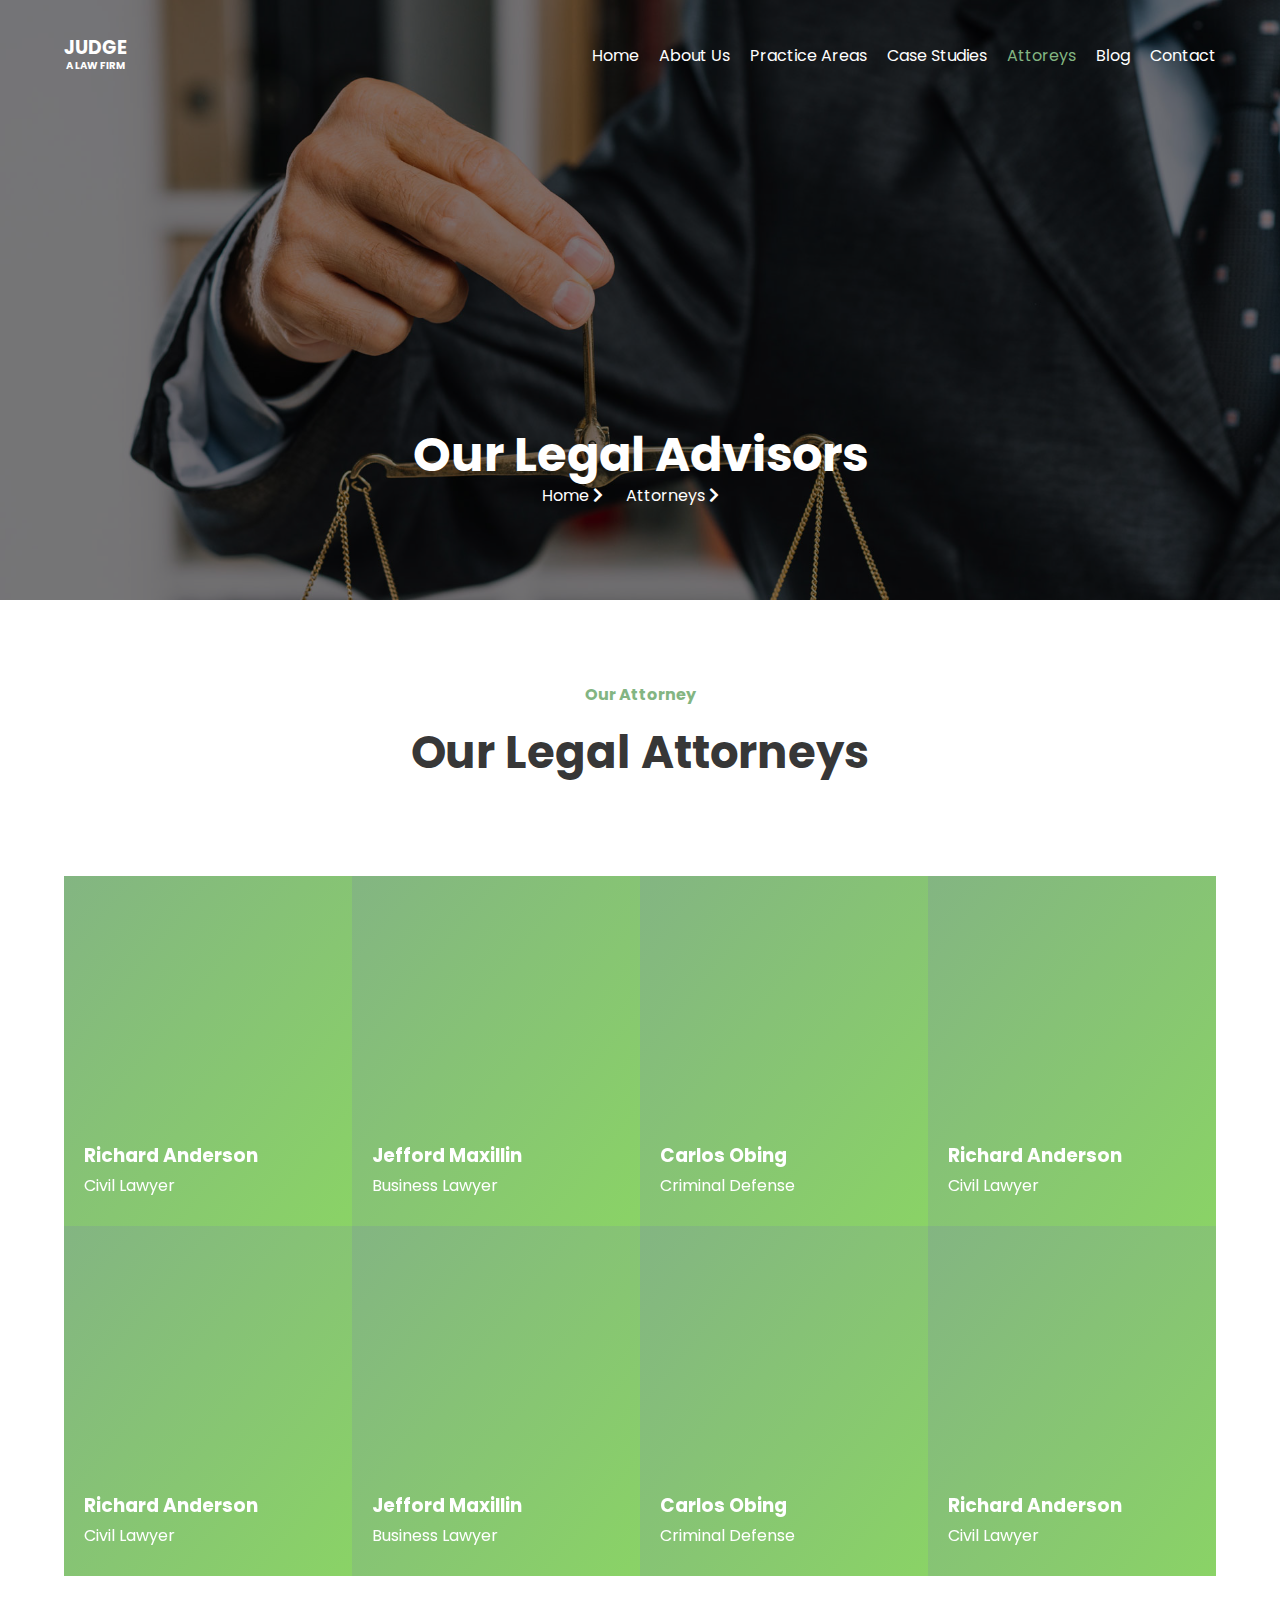
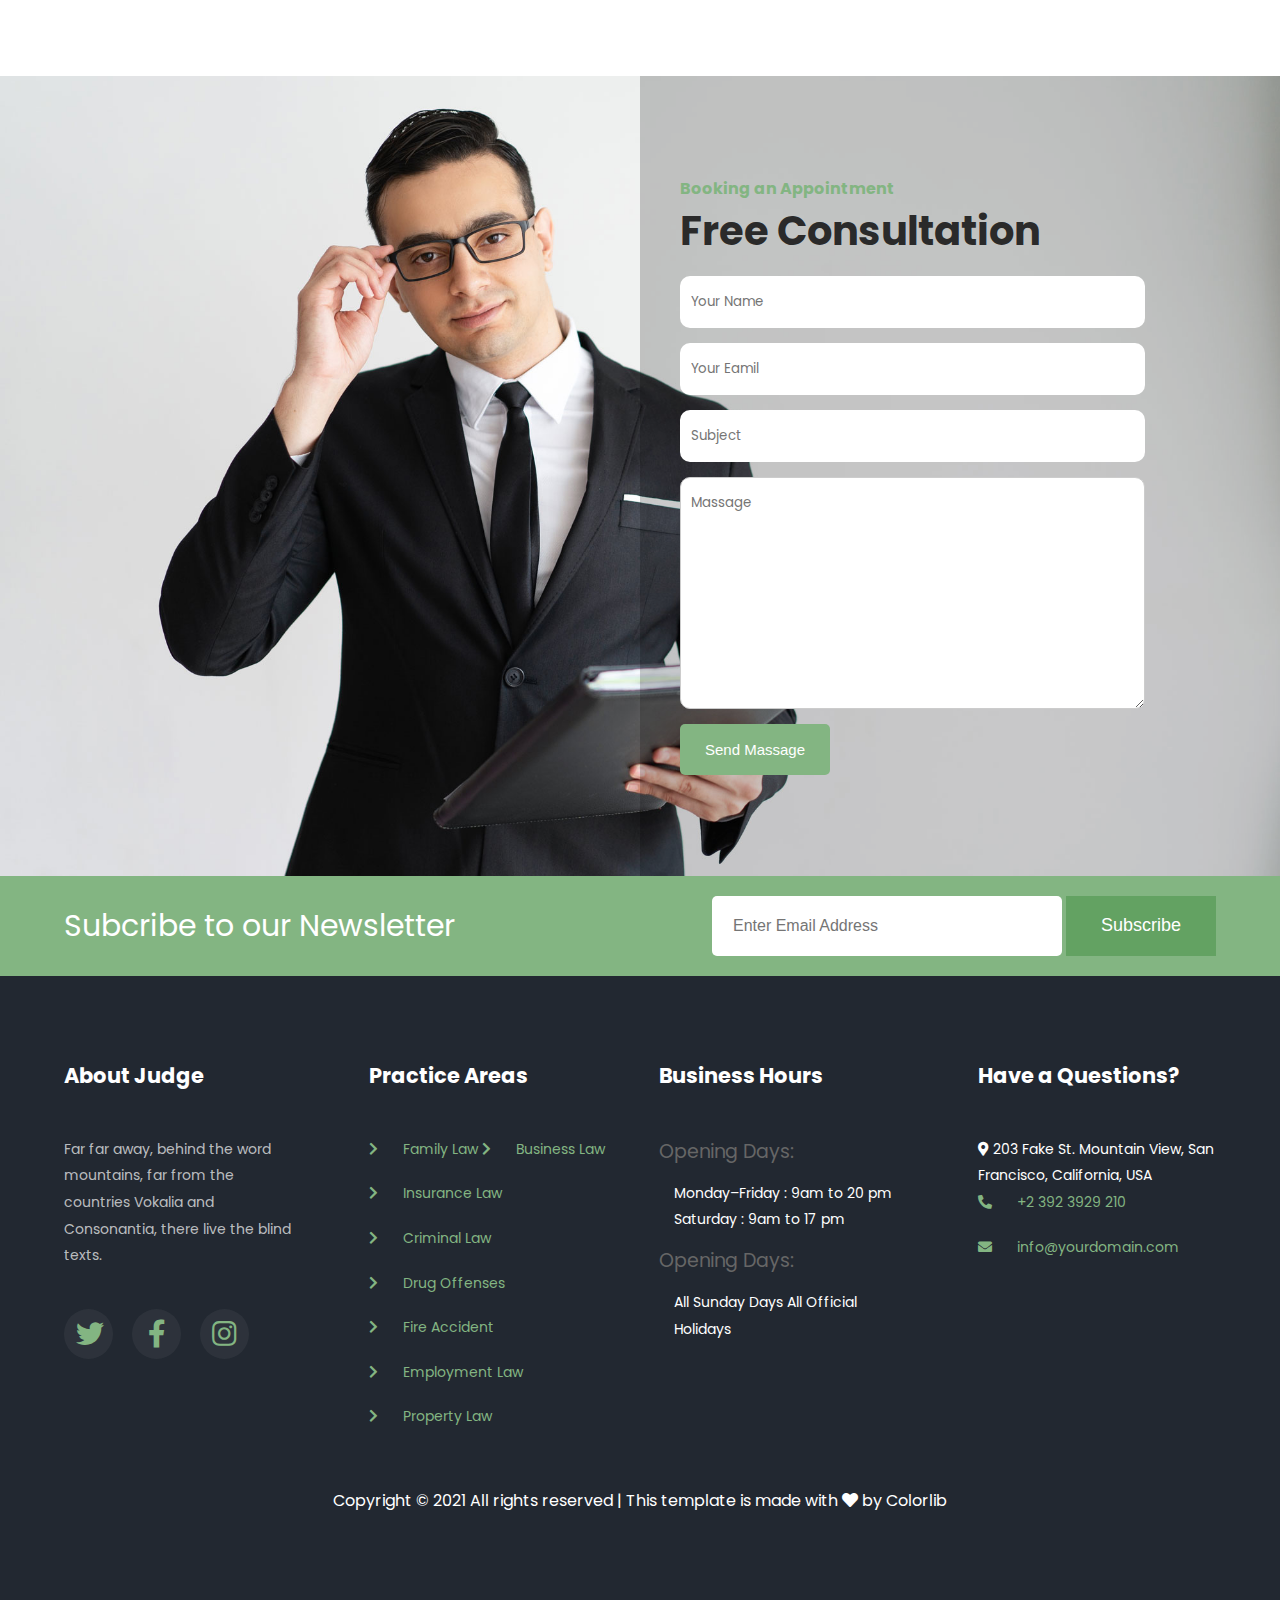
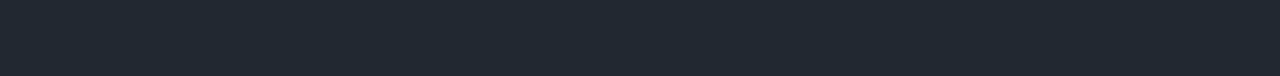
<file: attorneys.html>
<!DOCTYPE html>
<html lang="en">
<head>
    <meta charset="UTF-8">
    <meta http-equiv="X-UA-Compatible" content="IE=edge">
    <meta name="viewport" content="width=device-width, initial-scale=1.0">

    <link href="https://fonts.googleapis.com/css?family=Poppins:300,400,500,600,700,800,900" rel="stylesheet">
    <link href="https://fonts.googleapis.com/css?family=Playfair+Display:400,400i,700,700i,900,900i&display=swap" rel="stylesheet">

    <link rel="stylesheet" href="css/owl.carousel.min.css">
    <link rel="stylesheet" href="css/owl.theme.default.min.css">
    <link rel="stylesheet" href="css/magnific-popup.css">
    <link rel="stylesheet" href="css/all.min.css">
    <link rel="stylesheet" href="css/animtion.css">
    <link rel="stylesheet" href="css/global.css">
    <link rel="stylesheet" href="css/style.css">
    <title>Attorneys</title>
</head>
<body>
    <div class="loader">
        <div class="sk-folding-cube">
            <div class="sk-cube1 sk-cube"></div>
            <div class="sk-cube2 sk-cube"></div>
            <div class="sk-cube4 sk-cube"></div>
            <div class="sk-cube3 sk-cube"></div>
          </div>
    </div>
    <!-- Start Header -->
    <header class="text-center about"> 
        <div class="overlay"></div>
        <!-- Start Nav -->
        <nav class="pd-y color-tarnstion">
            <div class="container flex-middel container-md">
            <div class="logo">
               <div class="logo-md">
                    <h3>JUDGE</h3>
                    <span class="font-bold">A LAW FIRM</span>
               </div>
               <div class="logo-md display-lg-hide display-md-show">
                    <i class="fas fa-bars"></i> 
                    <span> MENU </span>
               </div>
            </div>
            <ul class="list-item">
                <li><a href="index.html">Home</a></li>
                <li><a href="aboutus.html">About Us</a></li>
                <li><a href="practice.html">Practice Areas</a></li>
                <li><a href="case.html">Case Studies</a></li>
                <li><a href="attorneys.html"  class="active">Attoreys</a></li>
                <li><a href="blog.html">Blog</a></li>
                <li><a href="contact.html">Contact</a></li>
            </ul>
        </nav>
    <!-- End Nav -->
        <div class="container container-md">
            <section class="head-box about ani-head font-bold">
                <div class="head-box-link">
                    <h1>Our Legal Advisors </h1>
                    <a href="index.html">Home <i class="fas fa-chevron-right"></i></a>
                    <a href="">Attorneys  <i class="fas fa-chevron-right"></i></a>
                </div>
            </section>
        </div>
    </header>
    <!-- End Header -->
     <!-- Start our legal -->
     <section class="our-lagal">
        <div class="container container-md">
            <div class="head-section">
                <span>Our Attorney</span>
                <h2>Our Legal Attorneys</h2>
            </div>
            <div class="legal-card grid-4 grid-md-1 grid-md-2">
                <div class="card">
                    <div class="front display-md-hide">
                        <div class="back-card-content">
                            <h3>Richard Anderson</h3>
                            <span>Civil Lawyer</span>
                        </div>
                    </div>

                   <div class="back">
                    <blockquote><p>“Even the all-powerful Pointing has no control about the blind texts it is an almost unorthographic life One day however a small line of blind text ”</p></blockquote>
                    <div class="card-box">
                        <div class="card-img">
                            <img src="./images/person/person_1.jpg" alt="">
                        </div>
                        <div class="card-content">
                            <h3>Richard Anderson</h3>
                            <span>Civil Lawyer</span>
                        </div>
                    </div>
                   </div>    
                </div>
                <div class="card">
                    <div class="front">
                        <div class="back-card-content">
                            <h3>Jefford Maxillin</h3>
                            <span>Business Lawyer</span>
                        </div>
                    </div>

                   <div class="back">
                    <blockquote><p>“Even the all-powerful Pointing has no control about the blind texts it is an almost unorthographic life One day however a small line of blind text ”</p></blockquote>
                    <div class="card-box">
                        <div class="card-img">
                            <img src="./images/person/person_2.jpg" alt="">
                        </div>
                        <div class="card-content">
                            <h3>Jefford Maxillin</h3>
                            <span>Business Lawyer</span>
                        </div>
                    </div>
                   </div>    
                </div>
                <div class="card">
                    <div class="front">
                        <div class="back-card-content">
                            <h3>Carlos Obing</h3>
                            <span>Criminal Defense</span>
                        </div>
                    </div>

                   <div class="back">
                    <blockquote><p>“Even the all-powerful Pointing has no control about the blind texts it is an almost unorthographic life One day however a small line of blind text ”</p></blockquote>
                    <div class="card-box">
                        <div class="card-img">
                            <img src="./images/person/person_3.jpg" alt="">
                        </div>
                        <div class="card-content">
                            <h3>Carlos Obing</h3>
                            <span>Criminal Defense</span>
                        </div>
                    </div>
                   </div>    
                </div>
                <div class="card">
                    <div class="front">
                        <div class="back-card-content">
                            <h3>Richard Anderson</h3>
                            <span>Civil Lawyer</span>
                        </div>
                    </div>

                   <div class="back">
                    <blockquote><p>“Even the all-powerful Pointing has no control about the blind texts it is an almost unorthographic life One day however a small line of blind text ”</p></blockquote>
                    <div class="card-box">
                        <div class="card-img">
                            <img src="./images/person/person_4.jpg" alt="">
                        </div>
                        <div class="card-content">
                            <h3>Nathan Smith</h3>
                            <span>Insurance Lawyer</span>
                        </div>
                    </div>
                   </div>    
                </div>
                <div class="card">
                    <div class="front display-md-hide">
                        <div class="back-card-content">
                            <h3>Richard Anderson</h3>
                            <span>Civil Lawyer</span>
                        </div>
                    </div>

                   <div class="back">
                    <blockquote><p>“Even the all-powerful Pointing has no control about the blind texts it is an almost unorthographic life One day however a small line of blind text ”</p></blockquote>
                    <div class="card-box">
                        <div class="card-img">
                            <img src="./images/person/person_1.jpg" alt="">
                        </div>
                        <div class="card-content">
                            <h3>Richard Anderson</h3>
                            <span>Civil Lawyer</span>
                        </div>
                    </div>
                   </div>    
                </div>
                <div class="card">
                    <div class="front">
                        <div class="back-card-content">
                            <h3>Jefford Maxillin</h3>
                            <span>Business Lawyer</span>
                        </div>
                    </div>

                   <div class="back">
                    <blockquote><p>“Even the all-powerful Pointing has no control about the blind texts it is an almost unorthographic life One day however a small line of blind text ”</p></blockquote>
                    <div class="card-box">
                        <div class="card-img">
                            <img src="./images/person/person_2.jpg" alt="">
                        </div>
                        <div class="card-content">
                            <h3>Jefford Maxillin</h3>
                            <span>Business Lawyer</span>
                        </div>
                    </div>
                   </div>    
                </div>
                <div class="card">
                    <div class="front">
                        <div class="back-card-content">
                            <h3>Carlos Obing</h3>
                            <span>Criminal Defense</span>
                        </div>
                    </div>

                   <div class="back">
                    <blockquote><p>“Even the all-powerful Pointing has no control about the blind texts it is an almost unorthographic life One day however a small line of blind text ”</p></blockquote>
                    <div class="card-box">
                        <div class="card-img">
                            <img src="./images/person/person_3.jpg" alt="">
                        </div>
                        <div class="card-content">
                            <h3>Carlos Obing</h3>
                            <span>Criminal Defense</span>
                        </div>
                    </div>
                   </div>    
                </div>
                <div class="card">
                    <div class="front">
                        <div class="back-card-content">
                            <h3>Richard Anderson</h3>
                            <span>Civil Lawyer</span>
                        </div>
                    </div>

                   <div class="back">
                    <blockquote><p>“Even the all-powerful Pointing has no control about the blind texts it is an almost unorthographic life One day however a small line of blind text ”</p></blockquote>
                    <div class="card-box">
                        <div class="card-img">
                            <img src="./images/person/person_4.jpg" alt="">
                        </div>
                        <div class="card-content">
                            <h3>Nathan Smith</h3>
                            <span>Insurance Lawyer</span>
                        </div>
                    </div>
                   </div>    
                </div>
           </div>  
        </div>
    </section>
    <!-- End our legal -->
  
    <!-- Start booking -->
    <section class="booking flex-left">
            <div class="booking-title">
                <span class="title-head ">Booking an Appointment</span>
                <h3 class="title-heading ">Free Consultation</h3>

                <form class="">
                    <input type="text" placeholder="Your Name">
                    <input type="email" placeholder="Your Eamil">
                    <input type="text" placeholder="Subject">
                    <textarea name="" id="" cols="60" rows="10" placeholder="Massage"></textarea>
                    <button type="submit">Send Massage</button>
                </form>
                
            </div>
           
    </section>
    <!-- End booking -->

   
    <!-- Start subscribe -->
    <div class="subscribe">
            <div class="enter-sub">
                <div class="container flex-middel">
                    <h3 class="">Subcribe to our Newsletter</h3>
                    <form>
                        <input type="text" name="" placeholder="Enter Email Address">
                        <button type="">Subscribe</button>
                    </form>
                </div>
            </div>
    </div>
    <!-- End subscribe -->
    <!-- Start footer -->
    <footer>
        <div class="ft-content">
            <div class="container ft-grid grid-md-1 ">
                <div class="cm-about">
                    <h2>About Judge</h2>
                    <p>Far far away, behind the word mountains, far from the countries Vokalia and Consonantia, there live the blind texts.</p>
                    <div class="scoial">
                        <a href="#"><i class="fab fa-twitter fa-2x"></i></a>
                        <a href="#"><i class="fab fa-facebook-f fa-2x"></i></a>
                        <a href="#"><i class="fab fa-instagram fa-2x"></i></a>
                    </div>
                </div>
                    <div class="cm-about">
                        <h2>Practice Areas</h2>
                       <ul>
                           <li><i class="fas fa-chevron-right"></i><a href="#">Family Law</a></li>
                           <li><i class="fas fa-chevron-right"></i><a href="#">Business Law</a></li>
                           <li><i class="fas fa-chevron-right"></i><a href="#">Insurance Law</a></li>
                           <li><i class="fas fa-chevron-right"></i><a href="#">Criminal Law</a></li>
                           <li><i class="fas fa-chevron-right"></i><a href="#">Drug Offenses</a></li>
                           <li><i class="fas fa-chevron-right"></i><a href="#">Fire Accident</a></li>
                           <li><i class="fas fa-chevron-right"></i><a href="#">Employment Law</a></li>
                           <li><i class="fas fa-chevron-right"></i><a href="#">Property Law</a></li>
                       </ul>
                    </div>
                    <div class="cm-about">
                        <h2 class="mg">Business Hours</h2>
                       <span class="ft-head">Opening Days:</span>
                       <span class="ft-title">Monday–Friday : 9am to 20 pm Saturday : 9am to 17 pm</span>
                       <span class="ft-head">Opening Days:</span>
                       <span class="ft-title">All Sunday Days All Official Holidays</span>
                    </div>
                    <div class="cm-about">
                        <h2>Have a Questions?</h2>
                        <div class="item">
                            <i class="fas fa-map-marker-alt"></i>  
                            <span> 203 Fake St. Mountain View, San Francisco, California, USA</span>
                        </div>
                       <ul>
                           <li><i class="fas fa-phone-alt"></i><a href="#">+2 392 3929 210</a></li>
                           <li><i class="fas fa-envelope"></i><a href="#">info@yourdomain.com</a></li>
                       </ul>
                    </div>
                </div>
        </div>
        <div class="ft-copy">Copyright &copy; 2021 All rights reserved | This template is made with <i class="fas fa-heart"></i> by Colorlib </div>
    </footer>
    <!-- End footer -->
    <script src="js/jquery-3.6.0.min.js"></script>
    <script src="js/jquery.countTo.js"></script>
    <script src="js/jquery.magnific-popup.min.js"></script>
    <script src="js/owl.carousel.min.js"></script>
    <script src="js/attorneys.js"></script>
</body>
</html>
</file>
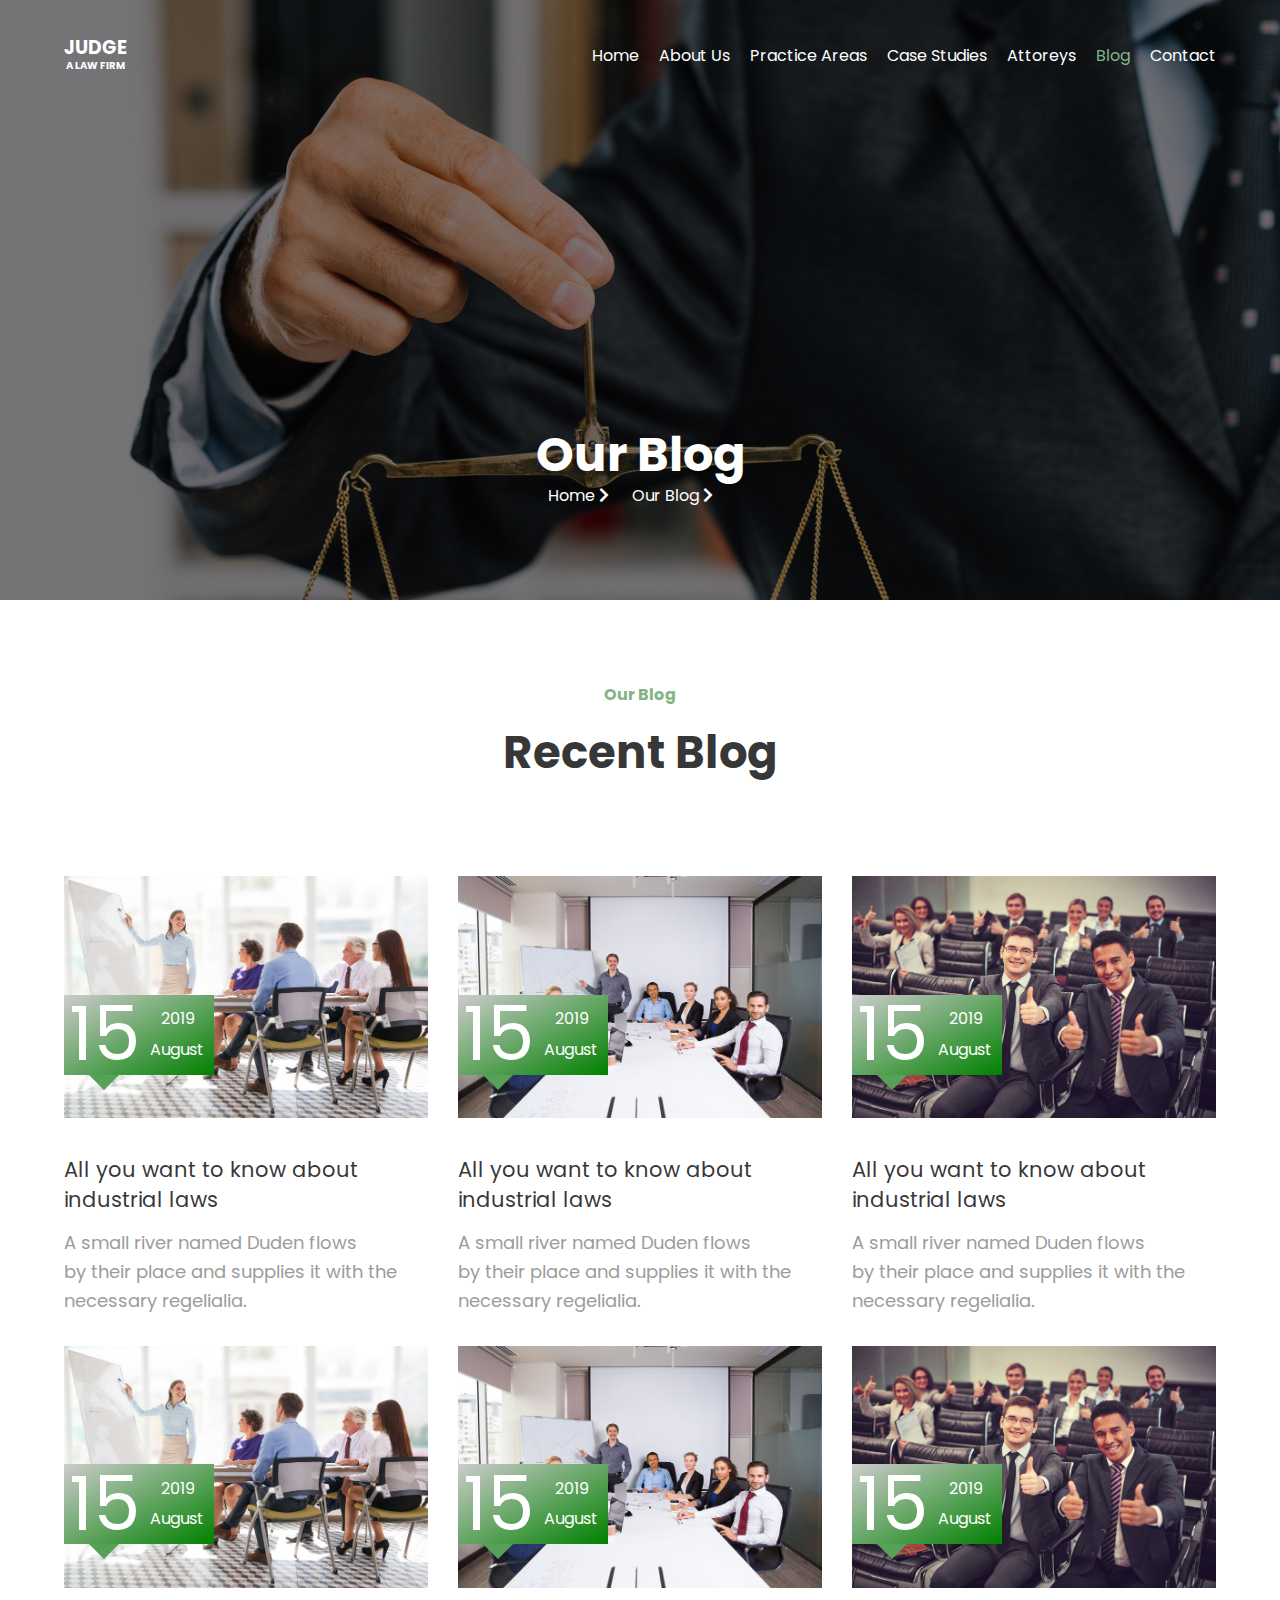
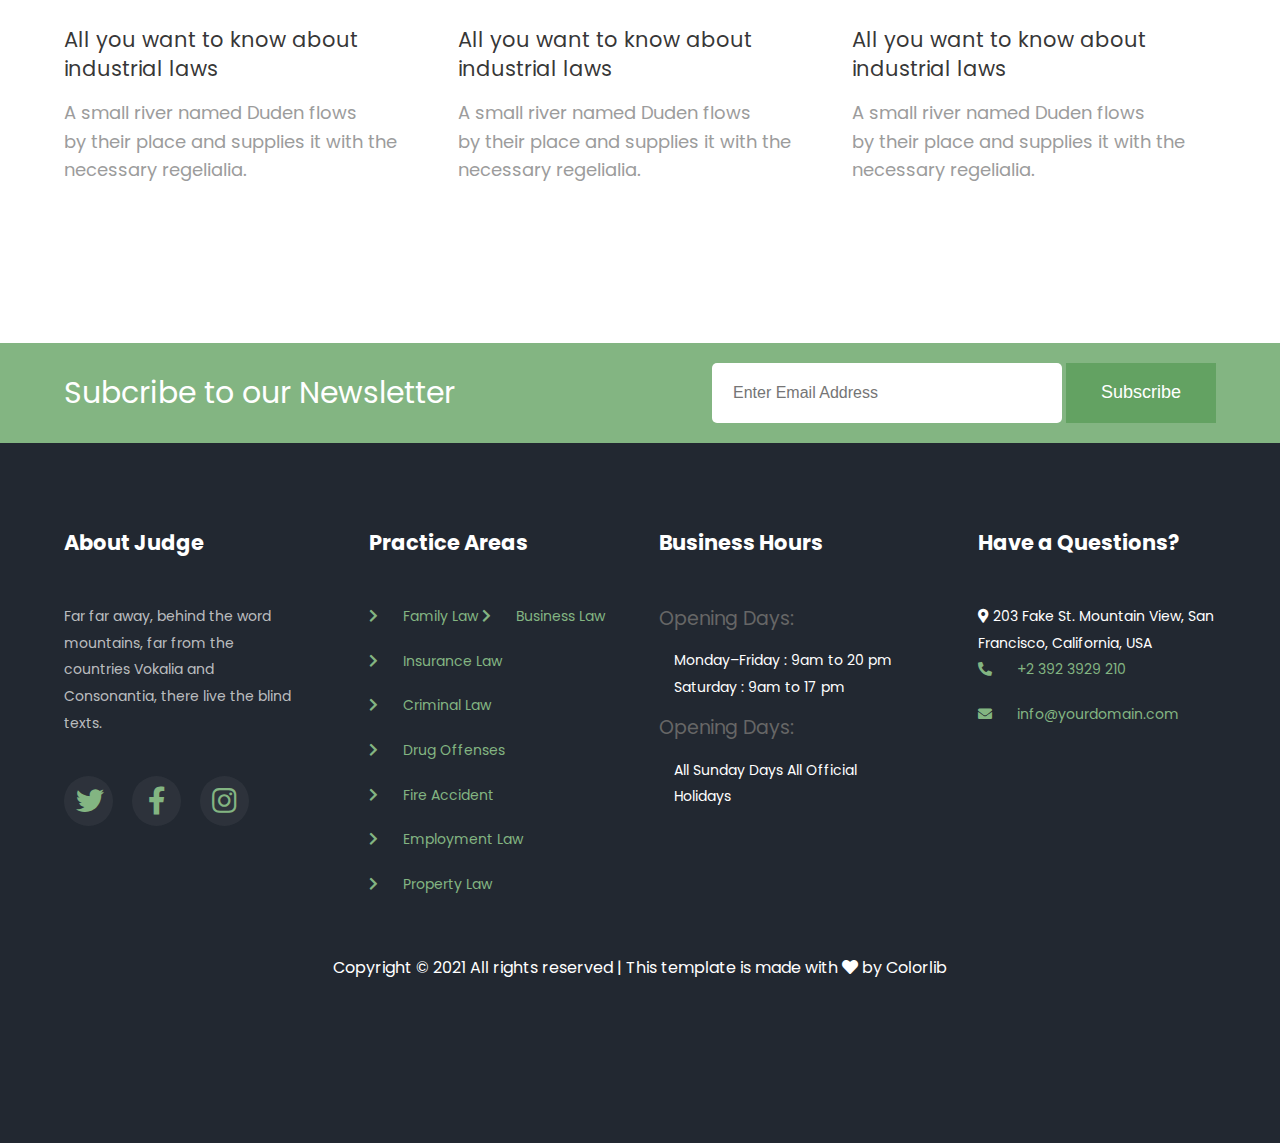
<file: blog.html>
<!DOCTYPE html>
<html lang="en">
<head>
    <meta charset="UTF-8">
    <meta http-equiv="X-UA-Compatible" content="IE=edge">
    <meta name="viewport" content="width=device-width, initial-scale=1.0">

    <link href="https://fonts.googleapis.com/css?family=Poppins:300,400,500,600,700,800,900" rel="stylesheet">
    <link href="https://fonts.googleapis.com/css?family=Playfair+Display:400,400i,700,700i,900,900i&display=swap" rel="stylesheet">

    <link rel="stylesheet" href="css/owl.carousel.min.css">
    <link rel="stylesheet" href="css/owl.theme.default.min.css">
    <link rel="stylesheet" href="css/magnific-popup.css">
    <link rel="stylesheet" href="css/all.min.css">
    <link rel="stylesheet" href="css/animtion.css">
    <link rel="stylesheet" href="css/global.css">
    <link rel="stylesheet" href="css/style.css">
    <title>Our Blog</title>
</head>
<body>
    <div class="loader">
        <div class="sk-folding-cube">
            <div class="sk-cube1 sk-cube"></div>
            <div class="sk-cube2 sk-cube"></div>
            <div class="sk-cube4 sk-cube"></div>
            <div class="sk-cube3 sk-cube"></div>
          </div>
    </div>
    <!-- Start Header -->
    <header class="text-center about"> 
        <div class="overlay"></div>
        <!-- Start Nav -->
        <nav class="pd-y color-tarnstion">
            <div class="container flex-middel container-md">
            <div class="logo">
               <div class="logo-md">
                    <h3>JUDGE</h3>
                    <span class="font-bold">A LAW FIRM</span>
               </div>
               <div class="logo-md display-lg-hide display-md-show">
                    <i class="fas fa-bars"></i> 
                    <span> MENU </span>
               </div>
            </div>
            <ul class="list-item">
                <li><a href="index.html">Home</a></li>
                <li><a href="aboutus.html">About Us</a></li>
                <li><a href="practice.html">Practice Areas</a></li>
                <li><a href="case.html">Case Studies</a></li>
                <li><a href="attorneys.html">Attoreys</a></li>
                <li><a href="blog.html" class="active">Blog</a></li>
                <li><a href="contact.html">Contact</a></li>
            </ul>
        </nav>
    <!-- End Nav -->
        <div class="container container-md">
            <section class="head-box about ani-head font-bold">
                <div class="head-box-link">
                    <h1>Our Blog</h1>
                    <a href="index.html">Home <i class="fas fa-chevron-right"></i></a>
                    <a href=""> Our Blog <i class="fas fa-chevron-right"></i></a>
                </div>
            </section>
        </div>
    </header>
    <!-- End Header -->
 <!-- Start Our Blog -->
 <div class="our-blog">
    <div class="container">
        <div class="head-section">
            <span> Our Blog </span>
            <h2>Recent Blog</h2>
        </div>

       <div class="content-grid grid-3 grid-md-1">
            <div class="our-blog-card">
                <div class="our-card-img">
                    <a href="#"><img src="images/blog/image_1.jpg" alt=""></a>
                </div>
                <div class="card-text">
                    <h4>15</h4>
                    <span>2019 <br /> August</span>
                </div>
                <h5>All you want to know about  <br class="display-md-hide"/> industrial laws</h5>
                <p>A small river named Duden flows<br class="display-md-hide"/> by their place and supplies it with the <br class="display-md-hide"/> necessary regelialia.</p>
            </div> 
            <div class="our-blog-card">
                <div class="our-card-img ">
                    <a href="#"><img src="images/blog/image_2.jpg" alt=""></a>
                </div>
                <div class="card-text">
                    <h4>15</h4>
                    <span>2019 <br /> August</span>
                </div>
                <h5>All you want to know about  <br class="display-md-hide"/> industrial laws</h5>
                <p>A small river named Duden flows<br class="display-md-hide"/> by their place and supplies it with the <br class="display-md-hide"/> necessary regelialia.</p>
            </div> 
            <div class="our-blog-card">
                <div class="our-card-img">
                    <a href="#"><img src="images/blog/image_3.jpg" alt=""></a>
                </div>
                <div class="card-text">
                    <h4>15</h4>
                    <span>2019 <br /> August</span>
                </div>
                <h5>All you want to know about  <br class="display-md-hide"/> industrial laws</h5>
                <p>A small river named Duden flows<br class="display-md-hide"/> by their place and supplies it with the <br class="display-md-hide"/> necessary regelialia.</p>
            </div> 
            
            <div class="our-blog-card">
                <div class="our-card-img">
                    <a href="#"><img src="images/blog/image_1.jpg" alt=""></a>
                </div>
                <div class="card-text">
                    <h4>15</h4>
                    <span>2019 <br /> August</span>
                </div>
                <h5>All you want to know about  <br class="display-md-hide"/> industrial laws</h5>
                <p>A small river named Duden flows<br class="display-md-hide"/> by their place and supplies it with the <br class="display-md-hide"/> necessary regelialia.</p>
            </div> 
            <div class="our-blog-card">
                <div class="our-card-img ">
                    <a href="#"><img src="images/blog/image_2.jpg" alt=""></a>
                </div>
                <div class="card-text">
                    <h4>15</h4>
                    <span>2019 <br /> August</span>
                </div>
                <h5>All you want to know about  <br class="display-md-hide"/> industrial laws</h5>
                <p>A small river named Duden flows<br class="display-md-hide"/> by their place and supplies it with the <br class="display-md-hide"/> necessary regelialia.</p>
            </div> 
            <div class="our-blog-card">
                <div class="our-card-img">
                    <a href="#"><img src="images/blog/image_3.jpg" alt=""></a>
                </div>
                <div class="card-text">
                    <h4>15</h4>
                    <span>2019 <br /> August</span>
                </div>
                <h5>All you want to know about  <br class="display-md-hide"/> industrial laws</h5>
                <p>A small river named Duden flows<br class="display-md-hide"/> by their place and supplies it with the <br class="display-md-hide"/> necessary regelialia.</p>
            </div> 
            
        </div>
    </div>
</div>
<!-- End Our Blog -->
    <!-- Start subscribe -->
    <div class="subscribe">
       
            <div class="enter-sub">
                <div class="container flex-middel">
                    <h3 class="">Subcribe to our Newsletter</h3>
                    <form>
                        <input type="text" name="" placeholder="Enter Email Address">
                        <button type="">Subscribe</button>
                    </form>
                </div>
            </div>
    </div>
    <!-- End subscribe -->
    <!-- Start footer -->
    <footer>
        <div class="ft-content">
            <div class="container ft-grid grid-md-1 ">
                <div class="cm-about">
                    <h2>About Judge</h2>
                    <p>Far far away, behind the word mountains, far from the countries Vokalia and Consonantia, there live the blind texts.</p>
                    <div class="scoial">
                        <a href="#"><i class="fab fa-twitter fa-2x"></i></a>
                        <a href="#"><i class="fab fa-facebook-f fa-2x"></i></a>
                        <a href="#"><i class="fab fa-instagram fa-2x"></i></a>
                    </div>
                </div>
                    <div class="cm-about">
                        <h2>Practice Areas</h2>
                       <ul>
                           <li><i class="fas fa-chevron-right"></i><a href="#">Family Law</a></li>
                           <li><i class="fas fa-chevron-right"></i><a href="#">Business Law</a></li>
                           <li><i class="fas fa-chevron-right"></i><a href="#">Insurance Law</a></li>
                           <li><i class="fas fa-chevron-right"></i><a href="#">Criminal Law</a></li>
                           <li><i class="fas fa-chevron-right"></i><a href="#">Drug Offenses</a></li>
                           <li><i class="fas fa-chevron-right"></i><a href="#">Fire Accident</a></li>
                           <li><i class="fas fa-chevron-right"></i><a href="#">Employment Law</a></li>
                           <li><i class="fas fa-chevron-right"></i><a href="#">Property Law</a></li>
                       </ul>
                    </div>
                    <div class="cm-about">
                        <h2 class="mg">Business Hours</h2>
                       <span class="ft-head">Opening Days:</span>
                       <span class="ft-title">Monday–Friday : 9am to 20 pm Saturday : 9am to 17 pm</span>
                       <span class="ft-head">Opening Days:</span>
                       <span class="ft-title">All Sunday Days All Official Holidays</span>
                    </div>
                    <div class="cm-about">
                        <h2>Have a Questions?</h2>
                        <div class="item">
                            <i class="fas fa-map-marker-alt"></i>  
                            <span> 203 Fake St. Mountain View, San Francisco, California, USA</span>
                        </div>
                       <ul>
                           <li><i class="fas fa-phone-alt"></i><a href="#">+2 392 3929 210</a></li>
                           <li><i class="fas fa-envelope"></i><a href="#">info@yourdomain.com</a></li>
                       </ul>
                    </div>
                </div>
        </div>
        <div class="ft-copy">Copyright &copy; 2021 All rights reserved | This template is made with <i class="fas fa-heart"></i> by Colorlib </div>
    </footer>
    <!-- End footer -->
    <script src="js/jquery-3.6.0.min.js"></script>
    <script src="js/jquery.countTo.js"></script>
    <script src="js/jquery.magnific-popup.min.js"></script>
    <script src="js/owl.carousel.min.js"></script>
    <script src="js/blog.js"></script>
</body>
</html>
</file>
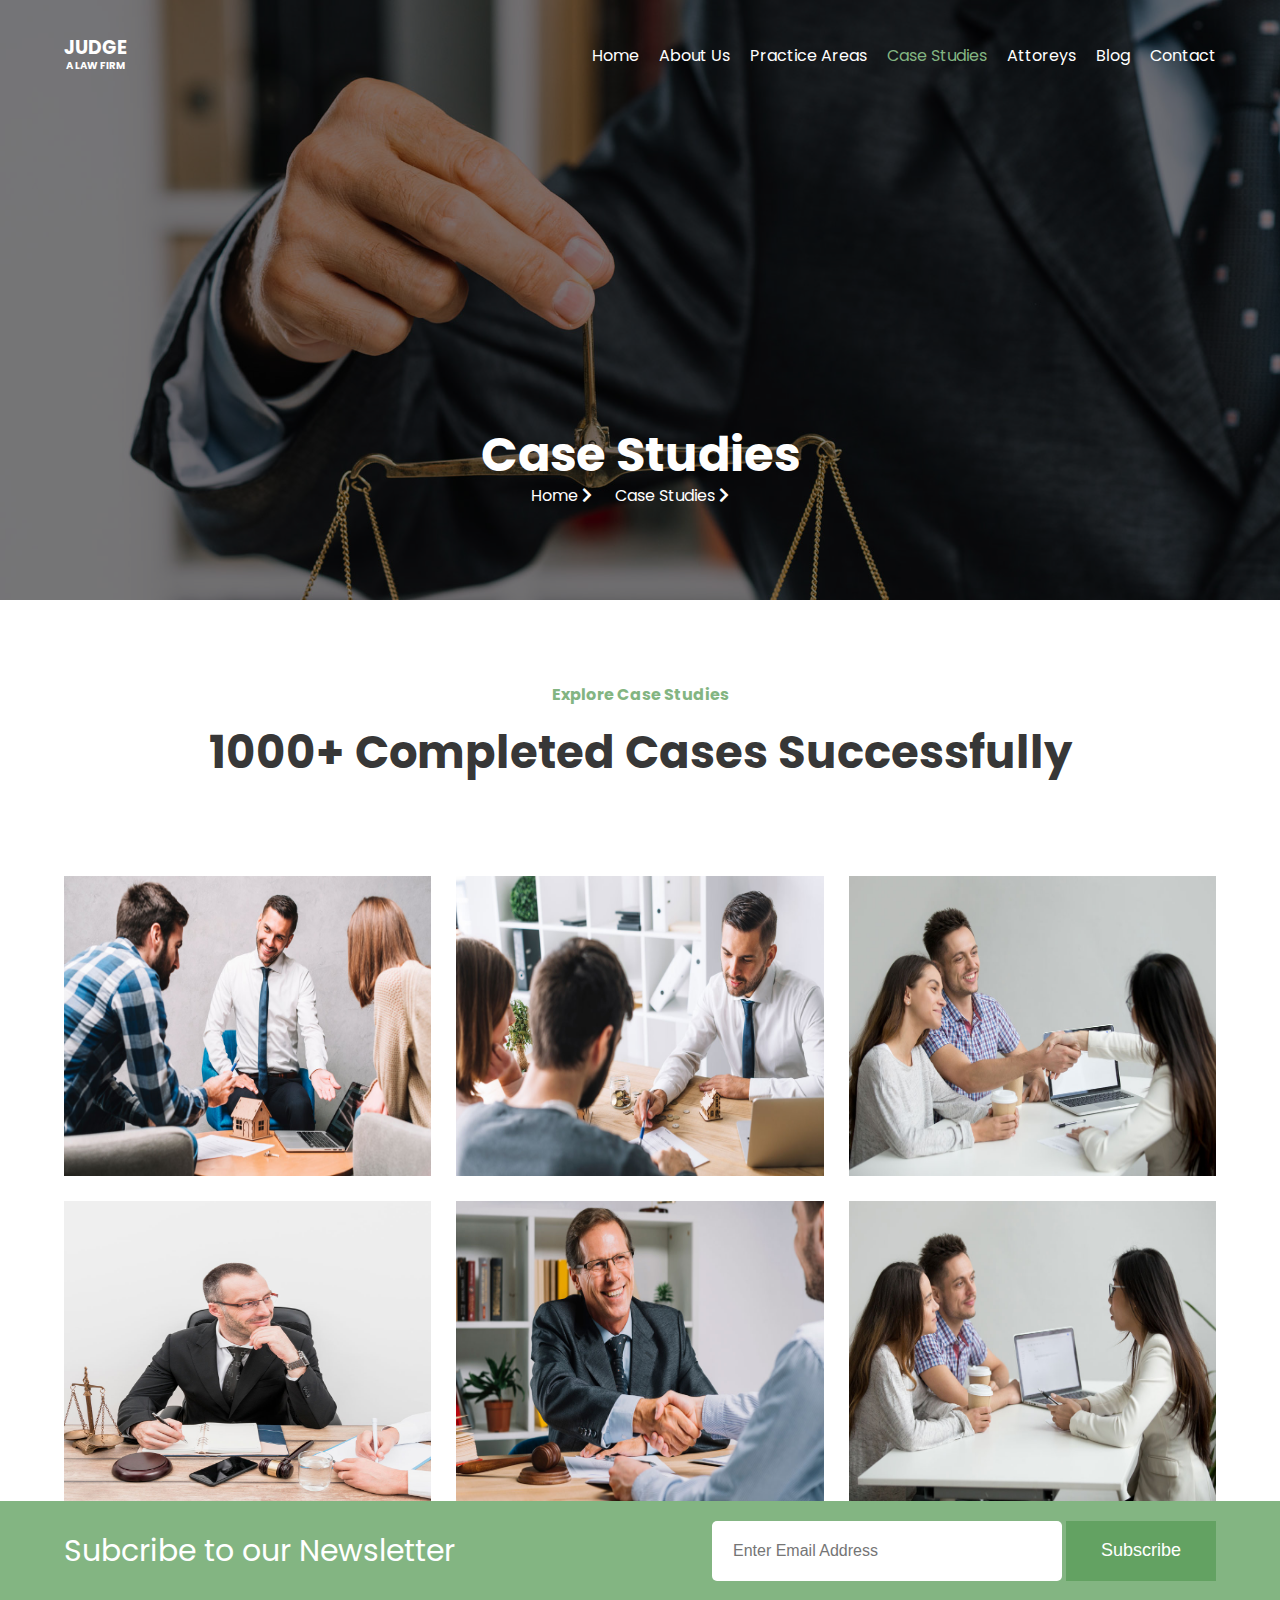
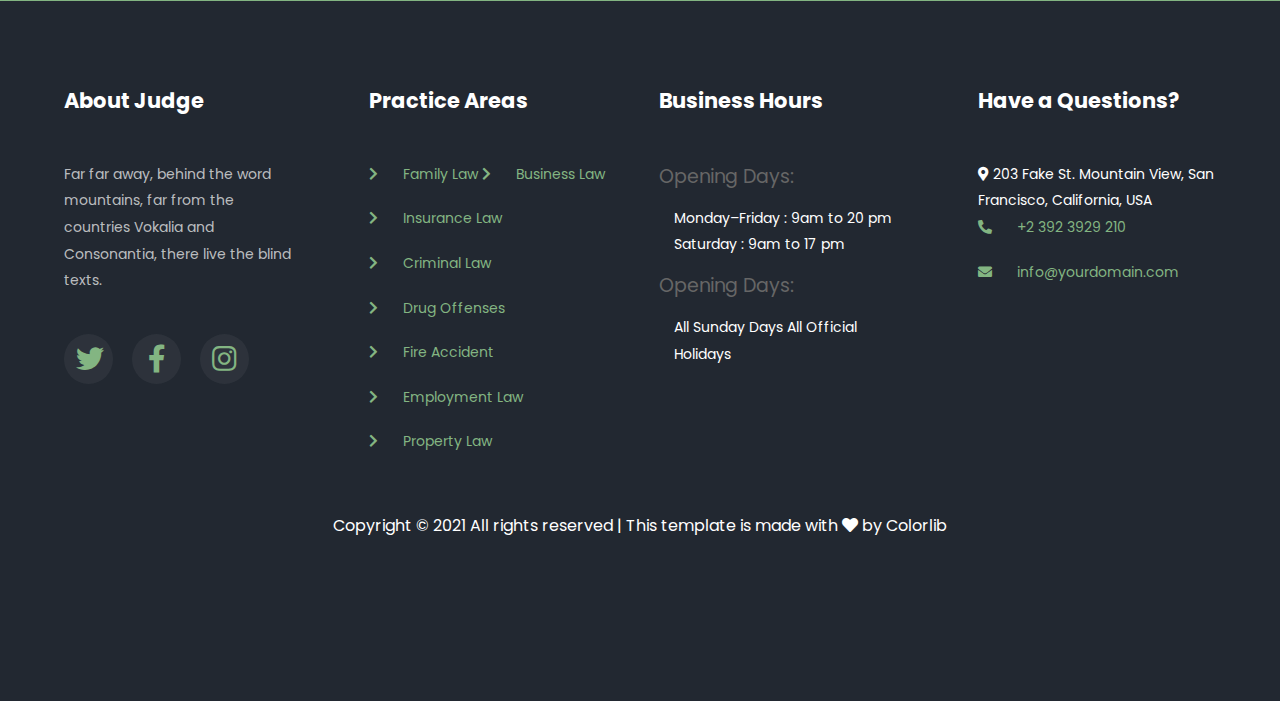
<file: case.html>
<!DOCTYPE html>
<html lang="en">
<head>
    <meta charset="UTF-8">
    <meta http-equiv="X-UA-Compatible" content="IE=edge">
    <meta name="viewport" content="width=device-width, initial-scale=1.0">

    <link href="https://fonts.googleapis.com/css?family=Poppins:300,400,500,600,700,800,900" rel="stylesheet">
    <link href="https://fonts.googleapis.com/css?family=Playfair+Display:400,400i,700,700i,900,900i&display=swap" rel="stylesheet">

    <link rel="stylesheet" href="css/owl.carousel.min.css">
    <link rel="stylesheet" href="css/owl.theme.default.min.css">
    <link rel="stylesheet" href="css/magnific-popup.css">
    <link rel="stylesheet" href="css/all.min.css">
    <link rel="stylesheet" href="css/animtion.css">
    <link rel="stylesheet" href="css/global.css">
    <link rel="stylesheet" href="css/style.css">
    <title>Case Studies</title>
</head>
<body>
    <div class="loader">
        <div class="sk-folding-cube">
            <div class="sk-cube1 sk-cube"></div>
            <div class="sk-cube2 sk-cube"></div>
            <div class="sk-cube4 sk-cube"></div>
            <div class="sk-cube3 sk-cube"></div>
          </div>
    </div>
    <!-- Start Header -->
    <header class="text-center about"> 
        <div class="overlay"></div>
        <!-- Start Nav -->
        <nav class="pd-y color-tarnstion">
            <div class="container flex-middel container-md">
            <div class="logo">
               <div class="logo-md">
                    <h3>JUDGE</h3>
                    <span class="font-bold">A LAW FIRM</span>
               </div>
               <div class="logo-md display-lg-hide display-md-show">
                    <i class="fas fa-bars"></i> 
                    <span> MENU </span>
               </div>
            </div>
            <ul class="list-item">
                <li><a href="index.html">Home</a></li>
                <li><a href="aboutus.html">About Us</a></li>
                <li><a href="practice.html">Practice Areas</a></li>
                <li><a href="case.html" class="active">Case Studies</a></li>
                <li><a href="attorneys.html">Attoreys</a></li>
                <li><a href="blog.html">Blog</a></li>
                <li><a href="contact.html">Contact</a></li>
            </ul>
        </nav>
    <!-- End Nav -->
        <div class="container container-md">
            <section class="head-box about ani-head font-bold">
                <div class="head-box-link">
                    <h1>Case Studies</h1>
                    <a href="index.html">Home <i class="fas fa-chevron-right"></i></a>
                    <a href=""> Case Studies <i class="fas fa-chevron-right"></i></a>
                </div>
            </section>
        </div>
    </header>
    <!-- End Header -->
 <!-- Start Explore -->
 <section class="explore">
    <div class="container">
        <div class="head-section">
            <span>Explore Case Studies</span>
            <h2>1000+ Completed Cases Successfully</h2>
        </div>
        <div class="explore-content grid-3 grid-md-3">
            <div class="case-box">
                <div class="over-lay-case">
                    <div class="over-lay-text">
                        <h3><a href="#">Legal Seperation</a></h3>
                        <span>Corporate</span>
                    </div>
                </div>
                <img src="images/case/case-1.jpg" alt="">
            </div>
            <div class="case-box">
                <div class="over-lay-case">
                    <div class="over-lay-text">
                        <h3><a href="#">Legal Seperation</a></h3>
                        <span>Corporate</span>
                    </div>
                </div>
                <img src="images/case/case-2.jpg" alt="">
            </div>
            <div class="case-box">
                <div class="over-lay-case">
                    <div class="over-lay-text">
                        <h3><a href="#">Legal Seperation</a></h3>
                        <span>Corporate</span>
                    </div>
                </div>
                <img src="images/case/case-3.jpg" alt="">
            </div>
            <div class="case-box">
                <div class="over-lay-case">
                    <div class="over-lay-text">
                        <h3><a href="#">Legal Seperation</a></h3>
                        <span>Corporate</span>
                    </div>
                </div>
                <img src="images/case/case-4.jpg" alt="">
            </div>
            <div class="case-box">
                <div class="over-lay-case">
                    <div class="over-lay-text">
                        <h3><a href="#">Legal Seperation</a></h3>
                        <span>Corporate</span>
                    </div>
                </div>
                <img src="images/case/case-5.jpg" alt="">
            </div>
            <div class="case-box">
                <div class="over-lay-case">
                    <div class="over-lay-text">
                        <h3><a href="#">Legal Seperation</a></h3>
                        <span>Corporate</span>
                    </div>
                </div>
                <img src="images/case/case-6.jpg" alt="">
            </div>
        </div>
    </div>
</section>
<!-- End Explore -->
   
    <!-- Start subscribe -->
    <div class="subscribe">
       
            <div class="enter-sub">
                <div class="container flex-middel">
                    <h3 class="">Subcribe to our Newsletter</h3>
                    <form>
                        <input type="text" name="" placeholder="Enter Email Address">
                        <button type="">Subscribe</button>
                    </form>
                </div>
            </div>
    </div>
    <!-- End subscribe -->
    <!-- Start footer -->
    <footer>
        <div class="ft-content">
            <div class="container ft-grid grid-md-1 ">
                <div class="cm-about">
                    <h2>About Judge</h2>
                    <p>Far far away, behind the word mountains, far from the countries Vokalia and Consonantia, there live the blind texts.</p>
                    <div class="scoial">
                        <a href="#"><i class="fab fa-twitter fa-2x"></i></a>
                        <a href="#"><i class="fab fa-facebook-f fa-2x"></i></a>
                        <a href="#"><i class="fab fa-instagram fa-2x"></i></a>
                    </div>
                </div>
                    <div class="cm-about">
                        <h2>Practice Areas</h2>
                       <ul>
                           <li><i class="fas fa-chevron-right"></i><a href="#">Family Law</a></li>
                           <li><i class="fas fa-chevron-right"></i><a href="#">Business Law</a></li>
                           <li><i class="fas fa-chevron-right"></i><a href="#">Insurance Law</a></li>
                           <li><i class="fas fa-chevron-right"></i><a href="#">Criminal Law</a></li>
                           <li><i class="fas fa-chevron-right"></i><a href="#">Drug Offenses</a></li>
                           <li><i class="fas fa-chevron-right"></i><a href="#">Fire Accident</a></li>
                           <li><i class="fas fa-chevron-right"></i><a href="#">Employment Law</a></li>
                           <li><i class="fas fa-chevron-right"></i><a href="#">Property Law</a></li>
                       </ul>
                    </div>
                    <div class="cm-about">
                        <h2 class="mg">Business Hours</h2>
                       <span class="ft-head">Opening Days:</span>
                       <span class="ft-title">Monday–Friday : 9am to 20 pm Saturday : 9am to 17 pm</span>
                       <span class="ft-head">Opening Days:</span>
                       <span class="ft-title">All Sunday Days All Official Holidays</span>
                    </div>
                    <div class="cm-about">
                        <h2>Have a Questions?</h2>
                        <div class="item">
                            <i class="fas fa-map-marker-alt"></i>  
                            <span> 203 Fake St. Mountain View, San Francisco, California, USA</span>
                        </div>
                       <ul>
                           <li><i class="fas fa-phone-alt"></i><a href="#">+2 392 3929 210</a></li>
                           <li><i class="fas fa-envelope"></i><a href="#">info@yourdomain.com</a></li>
                       </ul>
                    </div>
                </div>
        </div>
        <div class="ft-copy">Copyright &copy; 2021 All rights reserved | This template is made with <i class="fas fa-heart"></i> by Colorlib </div>
    </footer>
    <!-- End footer -->
    <script src="js/jquery-3.6.0.min.js"></script>
    <script src="js/jquery.countTo.js"></script>
    <script src="js/jquery.magnific-popup.min.js"></script>
    <script src="js/owl.carousel.min.js"></script>
    <script src="js//case.js"></script>
</body>
</html>
</file>
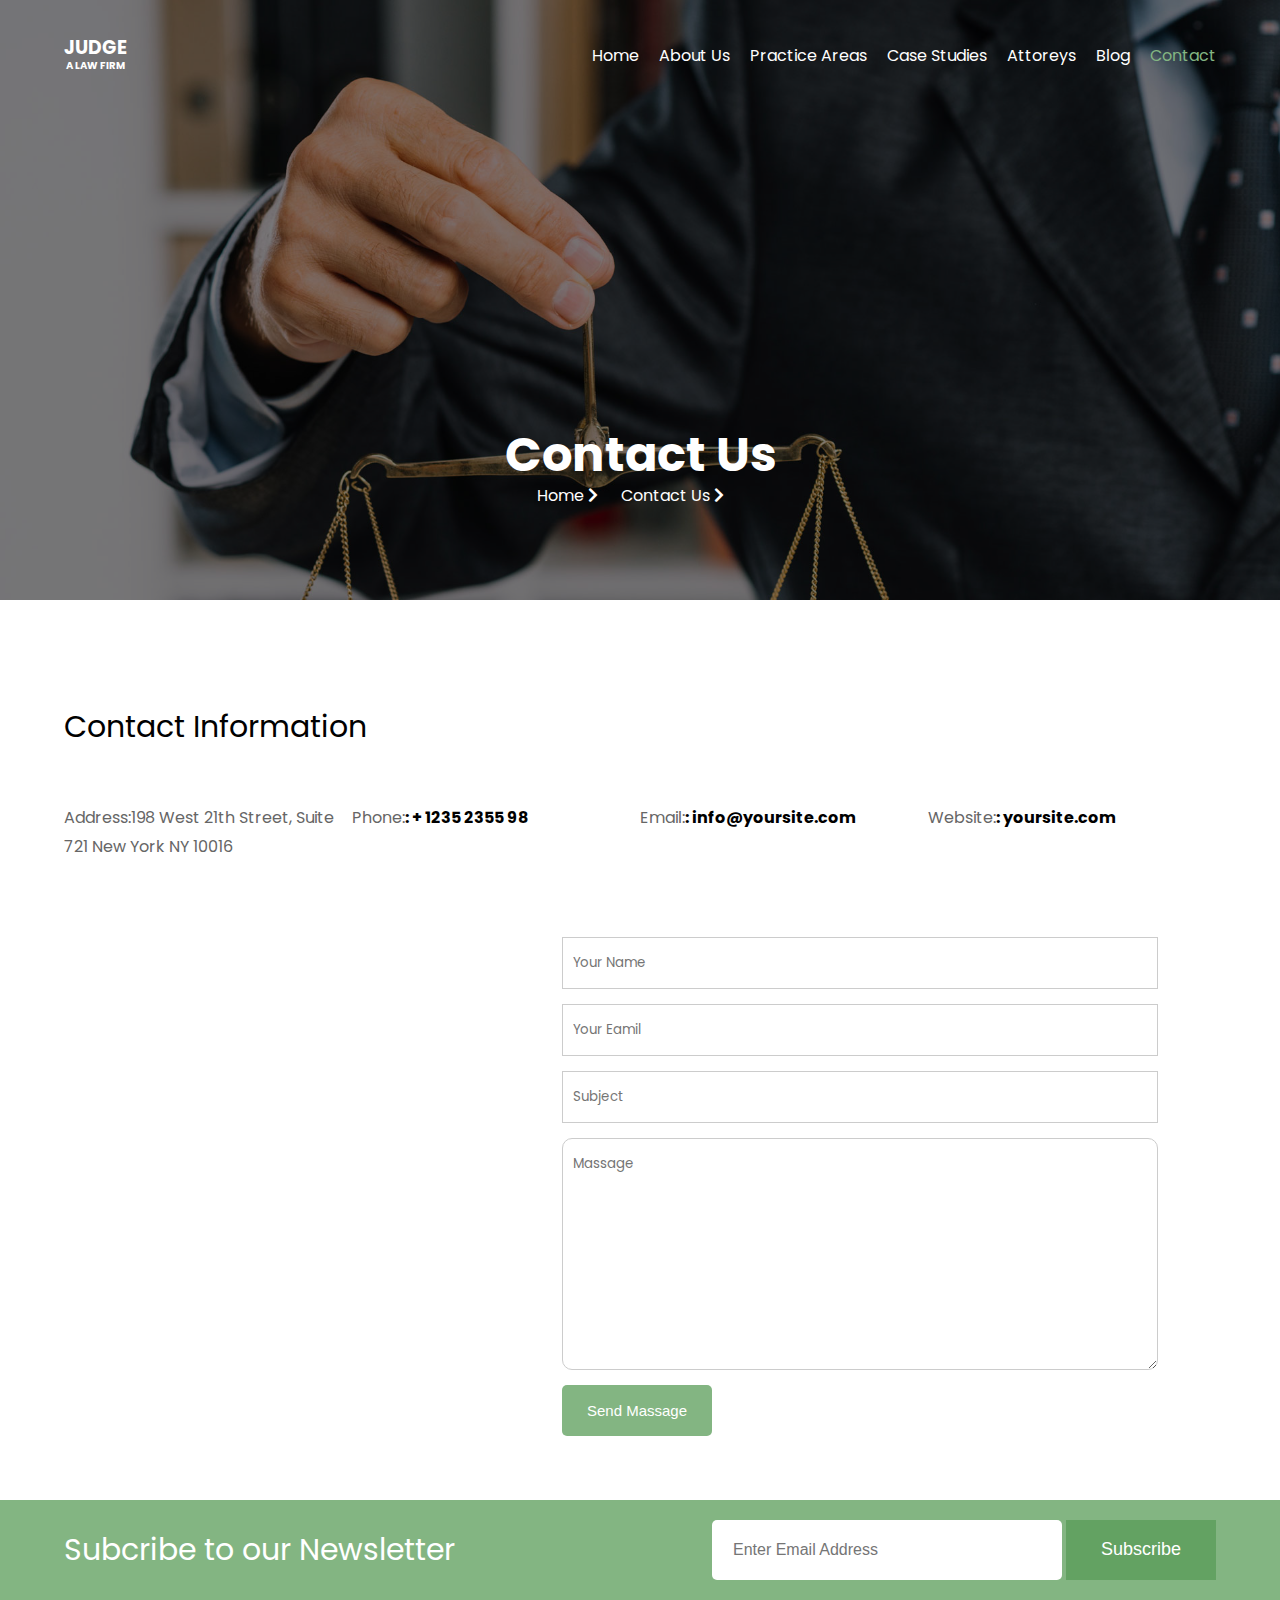
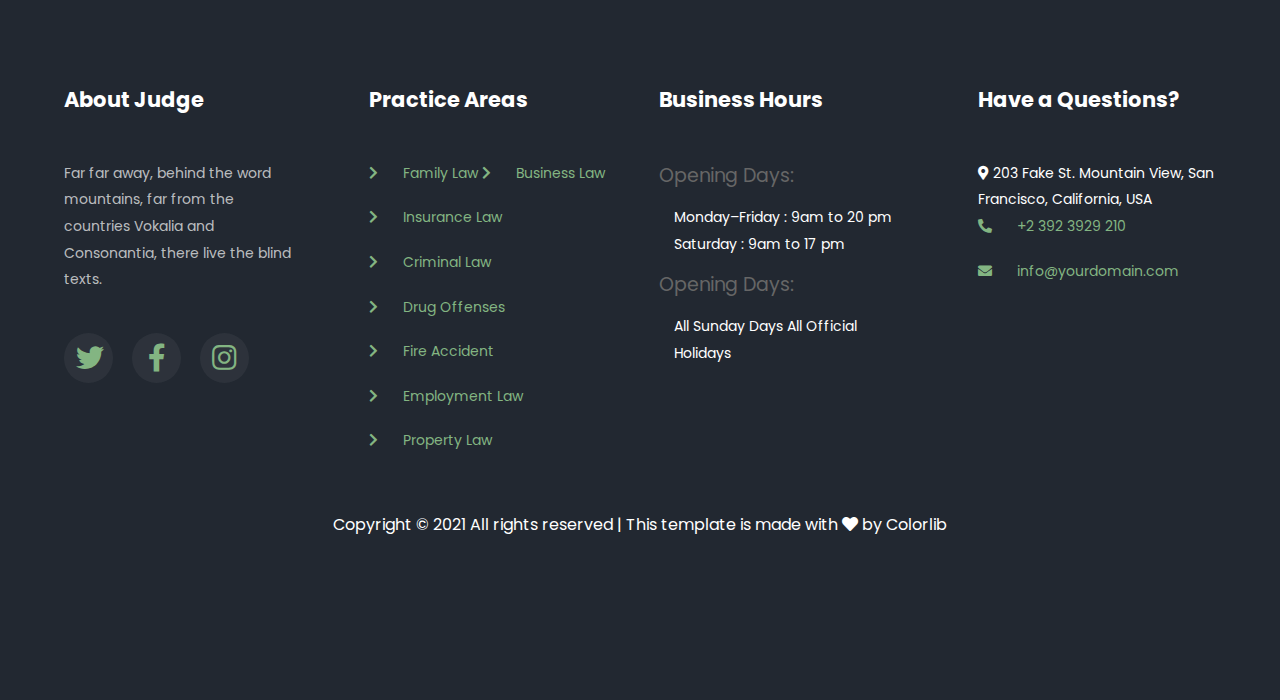
<file: contact.html>
<!DOCTYPE html>
<html lang="en">
<head>
    <meta charset="UTF-8">
    <meta http-equiv="X-UA-Compatible" content="IE=edge">
    <meta name="viewport" content="width=device-width, initial-scale=1.0">

    <link href="https://fonts.googleapis.com/css?family=Poppins:300,400,500,600,700,800,900" rel="stylesheet">
    <link href="https://fonts.googleapis.com/css?family=Playfair+Display:400,400i,700,700i,900,900i&display=swap" rel="stylesheet">

    <link rel="stylesheet" href="css/owl.carousel.min.css">
    <link rel="stylesheet" href="css/owl.theme.default.min.css">
    <link rel="stylesheet" href="css/magnific-popup.css">
    <link rel="stylesheet" href="css/all.min.css">
    <link rel="stylesheet" href="css/animtion.css">
    <link rel="stylesheet" href="css/global.css">
    <link rel="stylesheet" href="css/style.css">
    <title>Contact</title>
</head>
<body>
    <div class="loader">
        <div class="sk-folding-cube">
            <div class="sk-cube1 sk-cube"></div>
            <div class="sk-cube2 sk-cube"></div>
            <div class="sk-cube4 sk-cube"></div>
            <div class="sk-cube3 sk-cube"></div>
          </div>
    </div>
    <!-- Start Header -->
    <header class="text-center about"> 
        <div class="overlay"></div>
        <!-- Start Nav -->
        <nav class="pd-y color-tarnstion">
            <div class="container flex-middel container-md">
            <div class="logo">
               <div class="logo-md">
                    <h3>JUDGE</h3>
                    <span class="font-bold">A LAW FIRM</span>
               </div>
               <div class="logo-md display-lg-hide display-md-show">
                    <i class="fas fa-bars"></i> 
                    <span> MENU </span>
               </div>
            </div>
            <ul class="list-item">
                <li><a href="index.html">Home</a></li>
                <li><a href="aboutus.html">About Us</a></li>
                <li><a href="practice.html">Practice Areas</a></li>
                <li><a href="case.html">Case Studies</a></li>
                <li><a href="attorneys.html">Attoreys</a></li>
                <li><a href="blog.html">Blog</a></li>
                <li><a href="contact.html"  class="active">Contact</a></li>
            </ul>
        </nav>
    <!-- End Nav -->
        <div class="container container-md">
            <section class="head-box about ani-head font-bold">
                <div class="head-box-link">
                    <h1>Contact Us</h1>
                    <a href="index.html">Home <i class="fas fa-chevron-right"></i></a>
                    <a href="">Contact Us <i class="fas fa-chevron-right"></i></a>
                </div>
            </section>
        </div>
    </header>
    <!-- End Header -->
    <!-- Start booking -->
    <section class="booking contact">
        <div class="info">
            <div class="container">
                <span class="info-content">Contact Information</span>
                <div class="info-box grid-4 grid-md-1">
                    <div>
                        <span>Address:198 West 21th Street, Suite 721 New York NY 10016</span>
                    </div>
                    <div>
                        <span>Phone:<h4>: + 1235 2355 98</h4></span>
                    </div>
                    <div>
                        <span>Email:<h4>: info@yoursite.com</h4></span>
                    </div>
                    <div>
                        <span>Website:<h4>: yoursite.com</h4></span>
                    </div>
                    
                </div>
            </div>
        </div>
        <div class="booking-title content">
            <form class="">
                <input type="text" placeholder="Your Name">
                <input type="email" placeholder="Your Eamil">
                <input type="text" placeholder="Subject">
                <textarea name="" id="" cols="60" rows="10" placeholder="Massage"></textarea>
                <button type="submit">Send Massage</button>
            </form>  
        </div>
       
</section>
<!-- End booking -->
            <div class="enter-sub">
                <div class="container flex-middel">
                    <h3 class="">Subcribe to our Newsletter</h3>
                    <form>
                        <input type="text" name="" placeholder="Enter Email Address">
                        <button type="">Subscribe</button>
                    </form>
                </div>
            </div>
    </div>
    <!-- End subscribe -->
    <!-- Start footer -->
    <footer>
        <div class="ft-content">
            <div class="container ft-grid grid-md-1 ">
                <div class="cm-about">
                    <h2>About Judge</h2>
                    <p>Far far away, behind the word mountains, far from the countries Vokalia and Consonantia, there live the blind texts.</p>
                    <div class="scoial">
                        <a href="#"><i class="fab fa-twitter fa-2x"></i></a>
                        <a href="#"><i class="fab fa-facebook-f fa-2x"></i></a>
                        <a href="#"><i class="fab fa-instagram fa-2x"></i></a>
                    </div>
                </div>
                    <div class="cm-about">
                        <h2>Practice Areas</h2>
                       <ul>
                           <li><i class="fas fa-chevron-right"></i><a href="#">Family Law</a></li>
                           <li><i class="fas fa-chevron-right"></i><a href="#">Business Law</a></li>
                           <li><i class="fas fa-chevron-right"></i><a href="#">Insurance Law</a></li>
                           <li><i class="fas fa-chevron-right"></i><a href="#">Criminal Law</a></li>
                           <li><i class="fas fa-chevron-right"></i><a href="#">Drug Offenses</a></li>
                           <li><i class="fas fa-chevron-right"></i><a href="#">Fire Accident</a></li>
                           <li><i class="fas fa-chevron-right"></i><a href="#">Employment Law</a></li>
                           <li><i class="fas fa-chevron-right"></i><a href="#">Property Law</a></li>
                       </ul>
                    </div>
                    <div class="cm-about">
                        <h2 class="mg">Business Hours</h2>
                       <span class="ft-head">Opening Days:</span>
                       <span class="ft-title">Monday–Friday : 9am to 20 pm Saturday : 9am to 17 pm</span>
                       <span class="ft-head">Opening Days:</span>
                       <span class="ft-title">All Sunday Days All Official Holidays</span>
                    </div>
                    <div class="cm-about">
                        <h2>Have a Questions?</h2>
                        <div class="item">
                            <i class="fas fa-map-marker-alt"></i>  
                            <span> 203 Fake St. Mountain View, San Francisco, California, USA</span>
                        </div>
                       <ul>
                           <li><i class="fas fa-phone-alt"></i><a href="#">+2 392 3929 210</a></li>
                           <li><i class="fas fa-envelope"></i><a href="#">info@yourdomain.com</a></li>
                       </ul>
                    </div>
                </div>
        </div>
        <div class="ft-copy">Copyright &copy; 2021 All rights reserved | This template is made with <i class="fas fa-heart"></i> by Colorlib </div>
    </footer>
    <!-- End footer -->
    <script src="js/jquery-3.6.0.min.js"></script>
    <script src="js/jquery.countTo.js"></script>
    <script src="js/jquery.magnific-popup.min.js"></script>
    <script src="js/owl.carousel.min.js"></script>
    <script src="js/contact.js"></script>
</body>
</html>
</file>
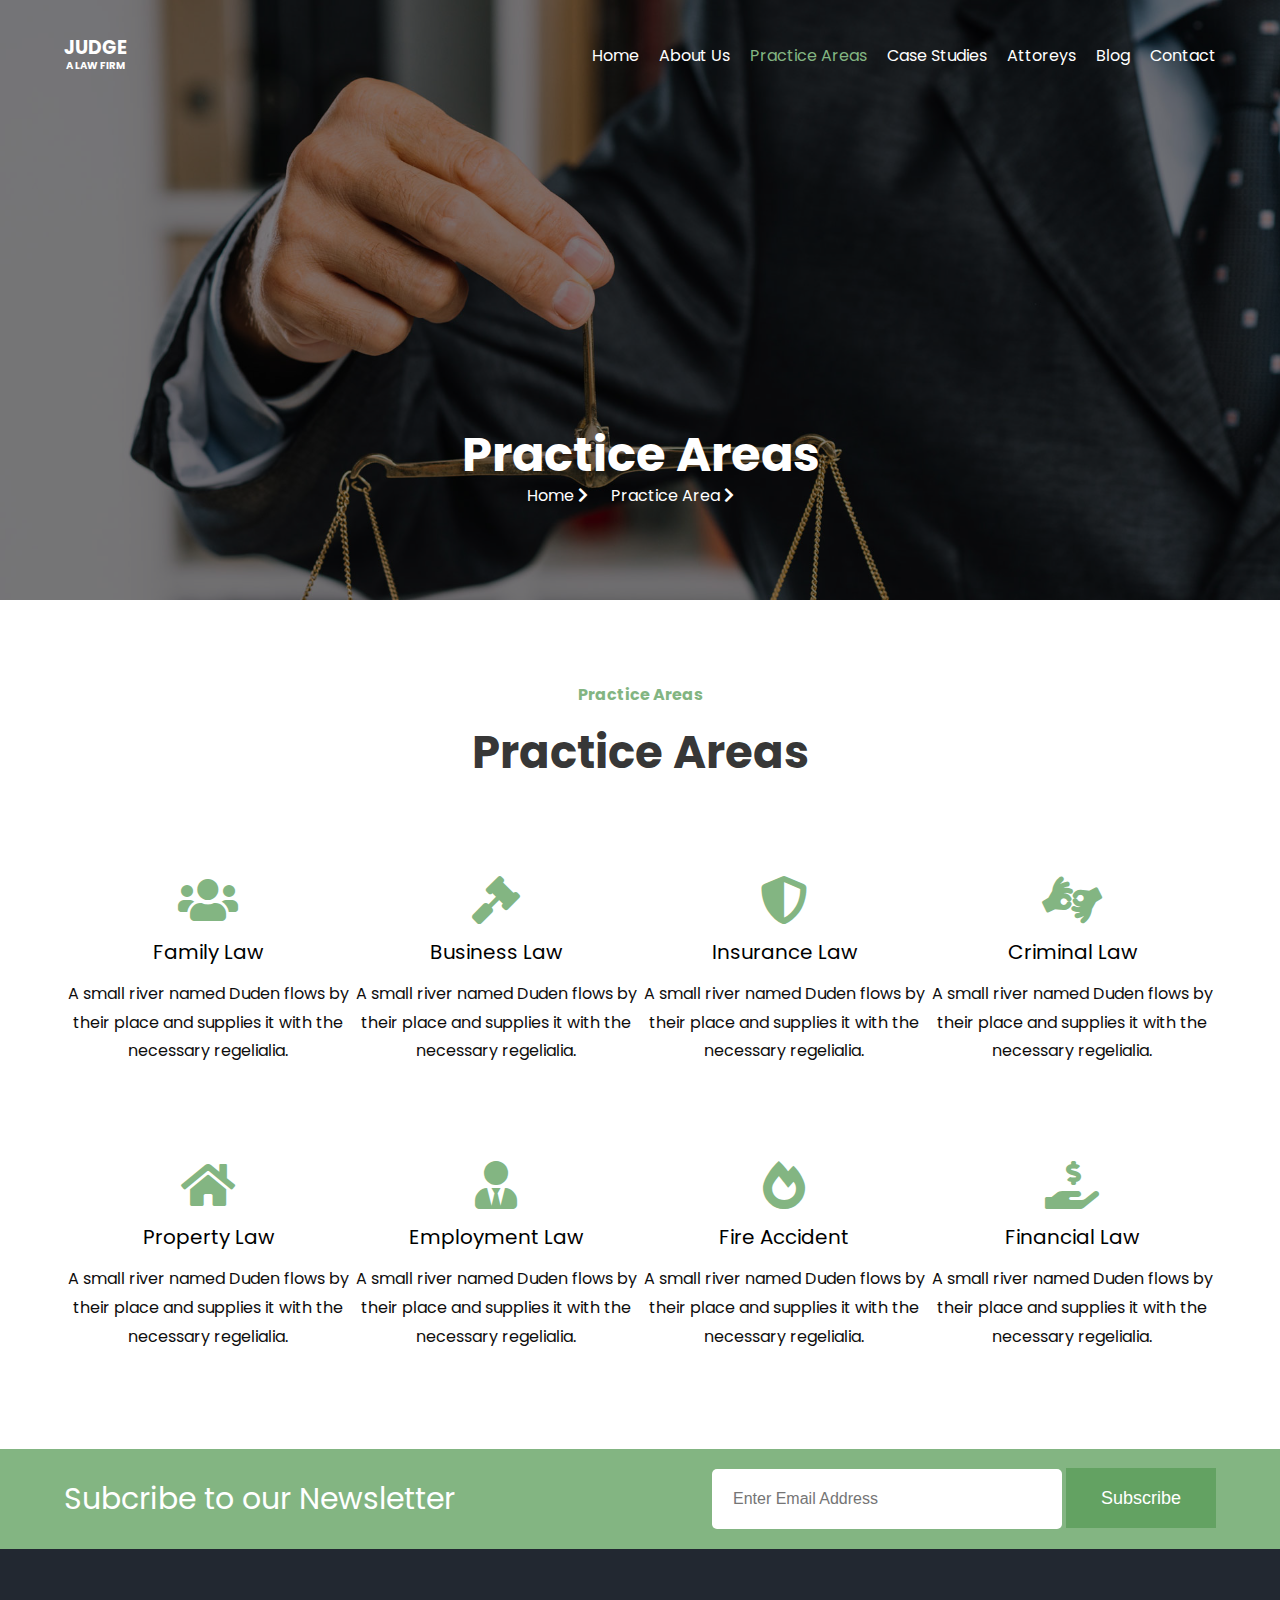
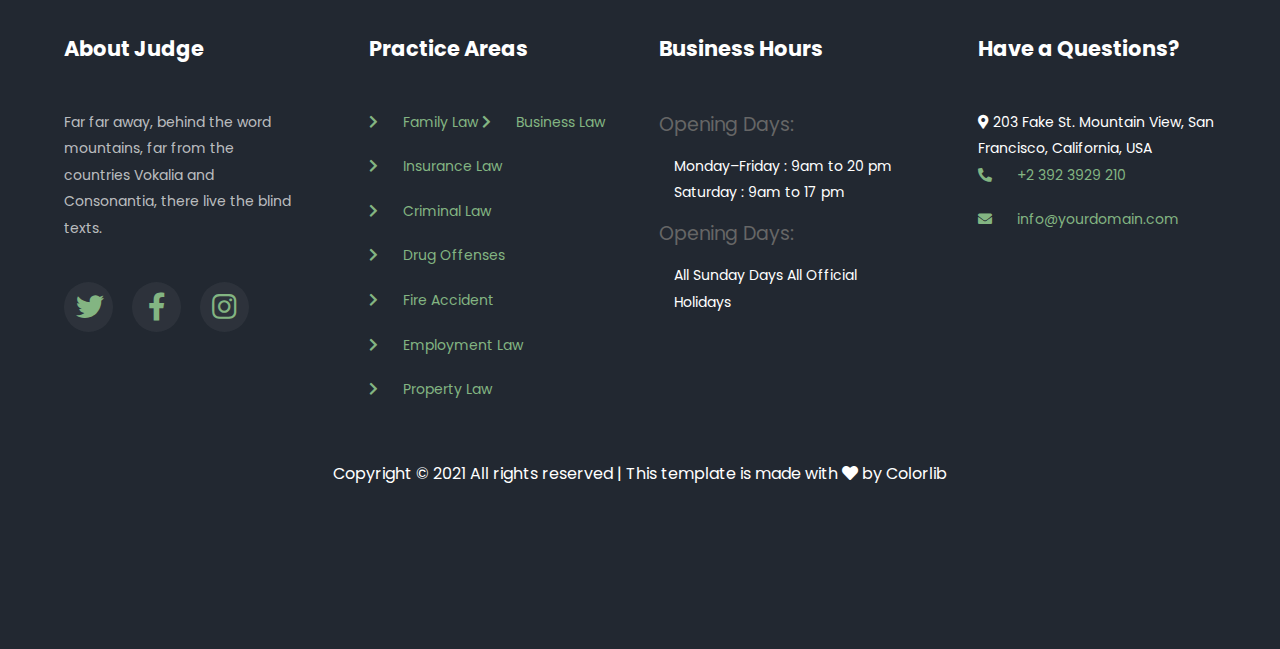
<file: practice.html>
<!DOCTYPE html>
<html lang="en">
<head>
    <meta charset="UTF-8">
    <meta http-equiv="X-UA-Compatible" content="IE=edge">
    <meta name="viewport" content="width=device-width, initial-scale=1.0">

    <link href="https://fonts.googleapis.com/css?family=Poppins:300,400,500,600,700,800,900" rel="stylesheet">
    <link href="https://fonts.googleapis.com/css?family=Playfair+Display:400,400i,700,700i,900,900i&display=swap" rel="stylesheet">

    <link rel="stylesheet" href="css/owl.carousel.min.css">
    <link rel="stylesheet" href="css/owl.theme.default.min.css">
    <link rel="stylesheet" href="css/magnific-popup.css">
    <link rel="stylesheet" href="css/all.min.css">
    <link rel="stylesheet" href="css/animtion.css">
    <link rel="stylesheet" href="css/global.css">
    <link rel="stylesheet" href="css/style.css">
    <title>Practice</title>
</head>
<body>
    <div class="loader">
        <div class="sk-folding-cube">
            <div class="sk-cube1 sk-cube"></div>
            <div class="sk-cube2 sk-cube"></div>
            <div class="sk-cube4 sk-cube"></div>
            <div class="sk-cube3 sk-cube"></div>
          </div>
    </div>
    <!-- Start Header -->
    <header class="text-center about"> 
        <div class="overlay"></div>
        <!-- Start Nav -->
        <nav class="pd-y color-tarnstion">
            <div class="container flex-middel container-md">
            <div class="logo">
               <div class="logo-md">
                    <h3>JUDGE</h3>
                    <span class="font-bold">A LAW FIRM</span>
               </div>
               <div class="logo-md display-lg-hide display-md-show">
                    <i class="fas fa-bars"></i> 
                    <span> MENU </span>
               </div>
            </div>
            <ul class="list-item">
                <li><a href="index.html">Home</a></li>
                <li><a href="aboutus.html">About Us</a></li>
                <li><a href="practice.html" class="active">Practice Areas</a></li>
                <li><a href="case.html">Case Studies</a></li>
                <li><a href="attorneys.html">Attoreys</a></li>
                <li><a href="blog.html">Blog</a></li>
                <li><a href="contact.html">Contact</a></li>
            </ul>
        </nav>
    <!-- End Nav -->
        <div class="container container-md">
            <section class="head-box about ani-head font-bold">
                <div class="head-box-link">
                    <h1>Practice Areas</h1>
                    <a href="index.html">Home <i class="fas fa-chevron-right"></i></a>
                    <a href=""> Practice Area <i class="fas fa-chevron-right"></i></a>
                </div>
            </section>
        </div>
    </header>
    <!-- End Header -->
 <!-- Start Practice -->
 <section class="practice">
    <div class="container">
      <div class="head-section">
          <span>Practice Areas</span>
          <h2>Practice Areas</h2>
      </div>

      <div class="practice-area grid-4 tex-center grid-md-1">
          <div class="practice-box">
              <i class="fas fa-users fa-3x"></i>
              <span>Family Law</span>
              <p>A small river named Duden flows by their place and supplies it with the necessary regelialia.</p>
          </div>
          <div class="practice-box">
              <i class="fas fa-gavel fa-3x"></i>
              <span>Business Law</span>
              <p>A small river named Duden flows by their place and supplies it with the necessary regelialia.</p>
          </div>
          <div class="practice-box">
              <i class="fas fa-shield-alt fa-3x"></i>
              <span>Insurance Law</span>
              <p>A small river named Duden flows by their place and supplies it with the necessary regelialia.</p>
          </div>
          <div class="practice-box">
              <i class="fas fa-american-sign-language-interpreting fa-3x"></i>
              <span>Criminal Law</span>
              <p>A small river named Duden flows by their place and supplies it with the necessary regelialia.</p>
          </div>
          <div class="practice-box">
              <i class="fas fa-home fa-3x"></i>
              <span>Property Law</span>
              <p>A small river named Duden flows by their place and supplies it with the necessary regelialia.</p>
          </div>
          <div class="practice-box">
              <i class="fas fa-user-tie fa-3x"></i>
              <span>Employment Law</span>
              <p>A small river named Duden flows by their place and supplies it with the necessary regelialia.</p>
          </div>
          <div class="practice-box">
              <i class="fas fa-fire-alt fa-3x"></i>
              <span>Fire Accident</span>
              <p>A small river named Duden flows by their place and supplies it with the necessary regelialia.</p>
          </div>
          <div class="practice-box">
              <i class="fas fa-hand-holding-usd fa-3x"></i>
              <span>Financial Law</span>
              <p>A small river named Duden flows by their place and supplies it with the necessary regelialia.</p>
          </div>
      </div>

    </div>
  </section>
  <!-- End Practice -->
   
    <!-- Start subscribe -->
    <div class="subscribe">
       
            <div class="enter-sub">
                <div class="container flex-middel">
                    <h3 class="">Subcribe to our Newsletter</h3>
                    <form>
                        <input type="text" name="" placeholder="Enter Email Address">
                        <button type="">Subscribe</button>
                    </form>
                </div>
            </div>
    </div>
    <!-- End subscribe -->
    <!-- Start footer -->
    <footer>
        <div class="ft-content">
            <div class="container ft-grid grid-md-1 ">
                <div class="cm-about">
                    <h2>About Judge</h2>
                    <p>Far far away, behind the word mountains, far from the countries Vokalia and Consonantia, there live the blind texts.</p>
                    <div class="scoial">
                        <a href="#"><i class="fab fa-twitter fa-2x"></i></a>
                        <a href="#"><i class="fab fa-facebook-f fa-2x"></i></a>
                        <a href="#"><i class="fab fa-instagram fa-2x"></i></a>
                    </div>
                </div>
                    <div class="cm-about">
                        <h2>Practice Areas</h2>
                       <ul>
                           <li><i class="fas fa-chevron-right"></i><a href="#">Family Law</a></li>
                           <li><i class="fas fa-chevron-right"></i><a href="#">Business Law</a></li>
                           <li><i class="fas fa-chevron-right"></i><a href="#">Insurance Law</a></li>
                           <li><i class="fas fa-chevron-right"></i><a href="#">Criminal Law</a></li>
                           <li><i class="fas fa-chevron-right"></i><a href="#">Drug Offenses</a></li>
                           <li><i class="fas fa-chevron-right"></i><a href="#">Fire Accident</a></li>
                           <li><i class="fas fa-chevron-right"></i><a href="#">Employment Law</a></li>
                           <li><i class="fas fa-chevron-right"></i><a href="#">Property Law</a></li>
                       </ul>
                    </div>
                    <div class="cm-about">
                        <h2 class="mg">Business Hours</h2>
                       <span class="ft-head">Opening Days:</span>
                       <span class="ft-title">Monday–Friday : 9am to 20 pm Saturday : 9am to 17 pm</span>
                       <span class="ft-head">Opening Days:</span>
                       <span class="ft-title">All Sunday Days All Official Holidays</span>
                    </div>
                    <div class="cm-about">
                        <h2>Have a Questions?</h2>
                        <div class="item">
                            <i class="fas fa-map-marker-alt"></i>  
                            <span> 203 Fake St. Mountain View, San Francisco, California, USA</span>
                        </div>
                       <ul>
                           <li><i class="fas fa-phone-alt"></i><a href="#">+2 392 3929 210</a></li>
                           <li><i class="fas fa-envelope"></i><a href="#">info@yourdomain.com</a></li>
                       </ul>
                    </div>
                </div>
        </div>
        <div class="ft-copy">Copyright &copy; 2021 All rights reserved | This template is made with <i class="fas fa-heart"></i> by Colorlib </div>
    </footer>
    <!-- End footer -->
    <script src="js/jquery-3.6.0.min.js"></script>
    <script src="js/jquery.countTo.js"></script>
    <script src="js/jquery.magnific-popup.min.js"></script>
    <script src="js/owl.carousel.min.js"></script>
    <script src="js/practice.js"></script>
</body>
</html>
</file>
<file: css/animtion.css>
@keyframes slidInFromTop {
    0%{
        transform: translateY(50%);
        opacity: 0;
        visibility: hidden;
    }

    60%{
        opacity: .5;
    }
    100%{
        transform: translateY(0%);
        opacity: 1;
        visibility: visible;
    }
}

/* =========================================================================== */
.main-tarnstion{
    transition: all .5s ease-in-out;
}
.color-tarnstion{
    transition: color .4s ease-in-out;
}

.ani-head{
     animation:  slidInFromTop .7s ease-in-out;
}
.animtion-md:first-child{
    animation:  slidInFromTop .5s ease-in-out;
}


.animtion-md:nth-child(2){
    animation: slidInFromTop .5s ease-in-out;
}

.animtion-md:nth-child(3){
    animation: slidInFromTop .6s ease-in-out;
}

.animtion-md:last-child{
    animation: slidInFromTop .7s ease-in-out;
}
/* ============================================================== */

.animtion-big:first-child{
    animation:  slidInFromTop .5s ease-in-out;
}
.animtion-big:nth-child(2){
    animation: slidInFromTop .5s ease-in-out;
}

.animtion-big:nth-child(3){
    animation: slidInFromTop .6s ease-in-out;
}
.animtion-big:nth-child(4){
    animation: slidInFromTop .6s ease-in-out;
}
.animtion-big:nth-child(5){
    animation: slidInFromTop .6s ease-in-out;
}
.animtion-big:nth-child(6){
    animation: slidInFromTop .6s ease-in-out;
}
.animtion-big:nth-child(7){
    animation: slidInFromTop .6s ease-in-out;
}

.animtion-big:last-child{
    animation: slidInFromTop .7s ease-in-out;
}
/* ********************************************************************************* */

@keyframes pulse {
    0% {
        box-shadow: 0 0 0 0 rgb(49, 163, 47, 0.5), 0 0 0 0 rgb(49, 163, 47, 0.5);
    }
    40% {
        box-shadow: 0 0 0 30px rgb(49, 163, 47, 0), 0 0 0 0 rgb(49, 163, 47, 0.5);
    }
    80% {
        box-shadow: 0 0 0 30px rgb(49, 163, 47, 0),0 0 0 20px rgb(49, 163, 47, 0);
    }
    100% {
        box-shadow: 0 0 0 0 rgb(49, 163, 47, 0), 0 0 0 20px rgb(49, 163, 47, 0);
    }
}


/* ============================spiner */
.sk-folding-cube {
    margin: 20px auto;
    width: 40px;
    height: 40px;
    position: relative;
    -webkit-transform: rotateZ(45deg);
            transform: rotateZ(45deg);
  }
  
  .sk-folding-cube .sk-cube {
    float: left;
    width: 50%;
    height: 50%;
    position: relative;
    -webkit-transform: scale(1.1);
        -ms-transform: scale(1.1);
            transform: scale(1.1); 
  }
  .sk-folding-cube .sk-cube:before {
    content: '';
    position: absolute;
    top: 0;
    left: 0;
    width: 100%;
    height: 100%;
    background-color: #333;
    -webkit-animation: sk-foldCubeAngle 2.4s infinite linear both;
            animation: sk-foldCubeAngle 2.4s infinite linear both;
    -webkit-transform-origin: 100% 100%;
        -ms-transform-origin: 100% 100%;
            transform-origin: 100% 100%;
  }
  .sk-folding-cube .sk-cube2 {
    -webkit-transform: scale(1.1) rotateZ(90deg);
            transform: scale(1.1) rotateZ(90deg);
  }
  .sk-folding-cube .sk-cube3 {
    -webkit-transform: scale(1.1) rotateZ(180deg);
            transform: scale(1.1) rotateZ(180deg);
  }
  .sk-folding-cube .sk-cube4 {
    -webkit-transform: scale(1.1) rotateZ(270deg);
            transform: scale(1.1) rotateZ(270deg);
  }
  .sk-folding-cube .sk-cube2:before {
    -webkit-animation-delay: 0.3s;
            animation-delay: 0.3s;
  }
  .sk-folding-cube .sk-cube3:before {
    -webkit-animation-delay: 0.6s;
            animation-delay: 0.6s; 
  }
  .sk-folding-cube .sk-cube4:before {
    -webkit-animation-delay: 0.9s;
            animation-delay: 0.9s;
  }
  @-webkit-keyframes sk-foldCubeAngle {
    0%, 10% {
      -webkit-transform: perspective(140px) rotateX(-180deg);
              transform: perspective(140px) rotateX(-180deg);
      opacity: 0; 
    } 25%, 75% {
      -webkit-transform: perspective(140px) rotateX(0deg);
              transform: perspective(140px) rotateX(0deg);
      opacity: 1; 
    } 90%, 100% {
      -webkit-transform: perspective(140px) rotateY(180deg);
              transform: perspective(140px) rotateY(180deg);
      opacity: 0; 
    } 
  }
  
  @keyframes sk-foldCubeAngle {
    0%, 10% {
      -webkit-transform: perspective(140px) rotateX(-180deg);
              transform: perspective(140px) rotateX(-180deg);
      opacity: 0; 
    } 25%, 75% {
      -webkit-transform: perspective(140px) rotateX(0deg);
              transform: perspective(140px) rotateX(0deg);
      opacity: 1; 
    } 90%, 100% {
      -webkit-transform: perspective(140px) rotateY(180deg);
              transform: perspective(140px) rotateY(180deg);
      opacity: 0; 
    }
  }
</file>
<file: css/global.css>
a{
    text-decoration: none;
    color: #fff;
    font-weight: normal;
}
img {
    width: 100%;
    height: 100%;
}

.flex-middel{
    display: flex;
    justify-content: space-between;
    align-items: center;
}

.grid-2{
    display: grid;
    grid-template-columns: repeat(2,1fr);
}
.grid-3{
    display: grid;
    grid-template-columns: repeat(3 , 1fr);
}

.grid-4{
    display: grid;
    grid-template-columns: repeat(4 , 1fr);
}


.text-center{
    text-align: center;
}
.pd-y{
    padding: 40px 0;
}
.font-bold{
    font-weight: bold;
}
li{
    display: inline-block
}
/* ======================================================================== sections */

.head-section{
  text-align: center;
  line-height: 1.9;
  margin: 80px 0;
  font-weight: bold;
}
.head-section span{
    color: var(--main-color);
    font-weight: bold;
}
.head-section h2{
    font-weight: bold;
    font-size: 45px;
    color: rgba(0, 0, 0, 0.8);
}
.title-head{
    font-weight: bold;
    color: var(--main-color);
}
.title-heading{
    font-size: 40px;
    color: rgba(0, 0, 0, 0.8);
    font-weight: bold;
    line-height: 1.5;
}
input , textarea{
    border: 1px solid transparent;
    border-radius: 5px;
}
ul {
    list-style: none;
}
</file>
<file: css/style.css>
* {
    padding: 0;
    margin: 0;
    box-sizing: border-box;
}
:root{
    --main-color: #83b582;
}

body{
    font-family: "Poppins", Arial, sans-serif;
    position: relative;
}
.loader{
    width: 100%;
    height: 100%;
    position: absolute;
    top: 0;
    left: 0;
    background-color: var(--main-color);
    z-index: 999999999999999999999;
}
.sk-folding-cube{
    margin: 50vh auto;
    background-color: #57a057;
}
.container{
    width: 90%;
    margin: 0 auto;
}
.display-lg-hide{
    display: none;
}
/* Start Header */
header{
    width: 100%;
    background-image: url(../images/header/bg-header.jpg);
    background-size: cover;
    background-attachment: fixed;
    position: relative;
    z-index: 999;
}
.text-center.about{
    height: 600px;
    text-align: center;
}
.overlay{
    content: "";
    position: absolute;
    width: 100%;
    height: 100%;
    top: 0;
    left: 0;
    background-color: rgba(0,0,0,0.5);
    z-index: -2;
}
/* Start nav */
nav{
    height: 70px;
    margin-bottom: 75px;
    padding: 20px 0;
    width: 100%;
}
.nav-fixed{
    background-color: #ccc;
    position: fixed;
    top: 0;
    left: 0;
    max-width: 100%;
    height: auto;
    padding: 20px 0;
    color: #000;
}

.nav-fixed a ,
.nav-fixed .logo{
    color: #000
}

nav .logo{
    color: #FFF;
    line-height: .9;
}
nav .logo span{
    font-size: 10px;
}

.list-item li a{
    margin-left: 16px;
    transition: color .2s ease-in-out;
}
.active{
    color: var(--main-color);
}
.list-item li a.active{
    color: var(--main-color);
}
.list-item li a:hover{
    color: var(--main-color);
}
/* End nav */
header hr {
   position: absolute;
   width: 100%;
   height: 340px;
   color: red;
   z-index: -1;
}
/* Start Header box */
.head-box{
    width:100%;
    height: 250px;
    text-align: left;
    color: #fff;
    animation:  slidInFromTop .7s ease-in-out;
}
.head-box span{
    margin-bottom: 15px;
    display: block;
}
.head-box h1{
    font-size: 48px;
    font-family: "Poppins", Arial, sans-serif;
    font-weight: 700;
    line-height:1.2
}
.head-box-link{
    margin-top: 30px;
    width: 100%;
    z-index: 2;
    position: relative;
}
.about .head-box-link{
    text-align: center;
    margin-top: 30%;
}
.head-box-link a{
    margin-right: 20px;
}
/* End Header box */

/* Start Service */
.service {
    text-align: left;
    line-height: 1.9;
    padding-bottom: 50px;
}
.service-box{
    margin-bottom: 10px;
}
.service span {
    color: var(--main-color);
    font-size: 20px;
    font-weight: bold;
    opacity: 0.5;
}
.service h3 a{
    color: #fff;
    font-weight: bold;
    font-size: 13px;
}
.service p {
    color: #302f2f;
    margin-top: 10px;
    font-size: 13px;
}

/* End header */

/* Start about-us */
.about-us{
    position: relative;
}
.about-img{
    width:90%;
    margin-top: 5px;

}
.about-text {
    margin: 80px 0;
    line-height: 1.8;
}

.about-text p{
    margin-bottom: 18px;
    color: #666666;
    width: 85%;
}
.about-text .counter{
    color: rgba(0, 0, 0, 0.9);
    font-size: 25px;
    font-weight: normal;
}
.about-viduo{
    position: absolute;
    top: 50%;
    left: 50%;
    transform: translate(-100% , -50%);
    color: #fff;
    text-align: center;
    width: 85px;
    height: 85px;
    border-radius: 50%;
    cursor: pointer;
    line-height: 90px;
    background-color: var(--main-color);
    animation: pulse 2s  linear infinite;
}
.about-viduo i {
    font-size: 22px;
}
.mfp-fade.mfp-bg {
	opacity: 0;
	-webkit-transition: all 0.15s ease-out; 
	-moz-transition: all 0.15s ease-out; 
	transition: all 0.15s ease-out;
}
.mfp-fade.mfp-bg.mfp-ready {
	opacity: 0.8;
}
.mfp-fade.mfp-bg.mfp-removing {
	opacity: 0;
}

.mfp-fade.mfp-wrap .mfp-content {
	opacity: 0;
	-webkit-transition: all 0.15s ease-out; 
	-moz-transition: all 0.15s ease-out; 
	transition: all 0.15s ease-out;
}
.mfp-fade.mfp-wrap.mfp-ready .mfp-content {
	opacity: 1;
}
.mfp-fade.mfp-wrap.mfp-removing .mfp-content {
	opacity: 0;
}
/* End about-us */
/* Start practice area */
.practice{
    margin-bottom: 15%;
}
.practice-area{
    grid-gap: 25% 0;
    line-height: 1.8;
    text-align: center;
}
.practice-box i {
    display: block;
    color: var(--main-color);
    cursor: pointer;
    transition: color .4s ease-in-out;
    /* font-size: 50px; */
}
.practice-box i:hover{
    color: rgba(0, 0, 0, 0.9); ;
}
.practice-box span {
    display: block; 
    margin: 10px 0;
    font-size: 20px;
}
.practice-box p {
    color: #0e0d0d;
}
/* End practice area */
/* Start our legal */

.card {
    color: #fff;
    height:350px;
    width: 100%;
    line-height: 1.8;
    position: relative;
}
.card p {
    text-align: center;
    margin: 20px 20px 70px 0;
}
.card .card-box {
    display: flex;
    align-items: center;
    margin-top: 70px;
}
.card .card-img{
    width: 50px;
    height: 50px;
    border-radius: 50%;
    margin-right: 15px;
}
.card .card-img img{
    width: 100%;
    height: 100%;
    border-radius: 50%;
}

.card .card-content {
    line-height: 1.4;
}
.card .card-content h3 {
    font-weight: bold;
}
.card .card-content span {
    font-size: 14px;
}
/* *************************************************************************************************** */
.front,.back{
    width: 100%;
    height: 100%;
    overflow: hidden;
    backface-visibility: hidden;
    padding: 5px 20px;
    position: absolute;
    bottom: 0;
    transition: all .3s ease-in;
}
.front {
    transform: perspective(600px) rotateY(0deg);
    background-image: linear-gradient(to top left, #8ad366, #83b582);
  
    
}
.back-card-content{
    position: absolute;
    bottom: 25px;
}
.back {
    background-color: var(--main-color);
    color: #Fff;
    transform: perspective(600px) rotateY(-180deg); 
}
.card:hover > .front{
    transform: perspective(600px) rotateY(180deg); 
}
.card:hover > .back{
    transform: perspective(600px) rotateY(0deg); 
}
/* End our legal */
/* Start booking */
.booking{
    height: 800px;
    margin-top: 100px;
    background-image: url(../images/booking/bg_2.jpg);
    background-size: cover;
    display: flex;
    justify-content: space-around;
}
.booking.contact{
    background-image: none;
}
.flex-left{
    display: flex;
    justify-content: flex-end;
}
.booking-title{
    width: 50%;
    padding: 100px 40px;
    background-color:rgba(0, 0, 0, 0.2)
}
.booking.contact .booking-title{
    background-color:#fff
}
.booking.contact 
input 
, textarea{
    border: 1px solid #ccc;
    border-radius: 0;
}
.booking input , textarea{
    display: block;
    width:83%;
    margin: 15px 0;
    padding: 15px 10px;
    background-color: #fff;
    outline: none;
    border-radius: 10px;
    font-family: inherit;
}
.booking button{
    background-color: var(--main-color);
    color: #fff;
    width: 150px;
    padding: 15px 20px;
    border-radius: 5px;
    border-color: transparent;
    outline: none;
    font-size: 15px;
    cursor: pointer;
}
.booking.contact{
    display: block;
}
.booking .title-head {
    margin-top: 50px;
    margin-bottom: 20px;
}

.info{
    line-height: 1.8;
}
.info-content{
    font-size: 30px;
    font-weight: normal;
}
.booking-title.content{
    display: flex;
    justify-content: flex-end;
    width: 100%;
    padding: 0;
}
.info-box{
    margin: 50px 0;
}
.info-box > div{
    margin-bottom: 10px;
}
.info-box span {
    color: #666;
}
.info-box h4 {
    color: #000;
    display: inline-block;
}
/* End booking */
/* Start Explore */
.explore-content{
    grid-gap: 25px;
}
.case-box{
    position: relative;
    height: 300px;
}
.case-box img{
    width: 100%;
    height: 100%;
}
.over-lay-case{
    width: 100%;
    position: absolute;
    top: 0;
    left: 0;
    height: 100%;
    background-color: rgb(140, 185, 139,.7);
    color: #fff;
    text-align: center;
    line-height: 1.9;
    visibility: hidden; 
    opacity: 0;
    transition: all .5s ease-in-out;
    cursor: pointer;
}
.case-box:hover .over-lay-case{
    visibility: visible;
    opacity: 1;
}
.over-lay-text{
    margin-top: 23%; 
}
/* End Explore */
/* Start Testimonieal */

.slid-card{
  padding: 20px 40px;
  cursor: pointer;

}
.item{
    display: block !important;
} 
.slid-card p{
  line-height: 1.9;
  padding: 20px;
  color: #666;
}
.slid-box{
    display: flex;
    align-items: center;
}
.card-img{
    width: 80px;
    height: 80px;
    border-radius: 50%;
    margin-right: 15px;
}
.card-img img{
    border-radius: 50%;
}
.card-content{
    font-weight: normal;
}
.card-content h3{
    font-weight: 500;
}
.card-content span{
    font-weight: normal;
    color: #999;
}
.owl-theme .owl-dots .owl-dot.active span, 
.owl-theme .owl-dots .owl-dot:hover span {
    background: var(--main-color);
}
.owl-carousel.owl-loaded{
    margin-bottom: 100px;
}


/* End Testimonieal */

/* Start Our Blog */
.our-blog{
    margin-bottom: 10%;
}
.content-grid{
    gap: 0 30px;
}

.our-blog-card{
    position: relative;
}
.card-text{
    position: absolute;
    top: 27%;
    left: 0;
    width: 150px;
    height: 80px;
    background-image: linear-gradient(to right bottom , #ccc , green);
    font-weight: normal;
    line-height: 1.9;
    display: flex;
    color: #fff;
    text-align: center;
    align-items: center;
    justify-content: space-around;
}
.card-text::before{
    content: "";
    position: absolute;
    bottom: -30px;
    left: 25px;
    border-width: 15px;
    border-style: solid;
    border-color: #57a057 transparent transparent transparent;
}
.card-text h4{
    font-size: 75px;
    font-weight: normal;
    
}
.card-text span{
    margin-right: 5px;
}
.our-blog-card{
   margin-bottom: 30px; 
}
.our-blog-card h5 {
    margin: 30px 0 15px;
    color: rgba(0, 0, 0, 0.8);
    font-size: 21px;
    line-height: 1.4;
    font-weight: normal;
}
.our-blog-card p {
    color: #9c9c9c;
    font-size: 18px;
    line-height: 1.6;
    font-weight: normal;
    
}
/* End Our Blog */
/* Start subscribe */
.sub-poper{
    text-align: center;
}
.enter-sub{
    background-color: var(--main-color);
    height: 100px;
    display: flex;
}
.sub-img{
    width:315px;
    position: relative;
    cursor:zoom-in;
    display: inline-block;  
}
.sub-img a{
    cursor:zoom-in;
}
.sub-img i {
    position: absolute;
    top: 50%;
    left: 50%;
    transform: translate(-50% , -50%);
    color:#fff;
    background-color: var(--main-color);
    padding: 20px;
    opacity: 0;
    transition: all .3s linear;
}
.sub-img:hover i {
    opacity: 1;
}
.enter-sub h3 {
    color: #fff;
    font-weight: normal;
    font-size: 30px;
}

.mfp-img-mobile .mfp-close:hover{
   cursor: pointer;
}
.enter-sub input {
    padding: 10px 20px;
    color: #000;
    width:350px;
    height: 60px;
    border-radius: 5px;
    outline:none;
    font-size: 16px;
    border: 1px solid transparent;
    padding: 10px 20px;
}
.enter-sub button {
    width: 150px;
    height: 60px;
    border: 1px solid transparent;
    color: #fff;
    background-color: #63a262;
    font-size: 18px;
    cursor: pointer;
}
/* End subscribe */
/* Start footer */
footer{
    height: 700px;
    background-color: #222831;
    padding: 80px 0;
}

.ft-grid{
    display: grid;
    grid-template-columns: repeat(4,1fr);
    gap: 0 67px 
}
.cm-about{
    color: #fff;
    font-weight: normal;
    line-height: 1.9;
    font-size: 14px;
}
.cm-about p {
    margin: 40px 0;
    color: rgba(255, 255, 255, 0.7);
}
.scoial a:not(:first-child){
    margin-left: 15px;
}
.scoial i {
    padding: 12px;
    color: var(--main-color);
    background-color: rgba(255, 255, 255, 0.05);
    border-radius: 50%;
    width: 49px;
    height: 50px;
    line-height: 25px;
    text-align: center;
}
footer h2 {
    margin-bottom: 40px;
}
footer ul li {
    margin-bottom: 18px;
    color: var(--main-color);
    cursor: pointer;
}
footer ul a {
    margin: 10px 0 0 25px;
    color: var(--main-color);
}
.ft-head{
    margin: 10px -15px;
    display: block;
    color: #666;
    font-size: 19px;
}
.ft-title{
    padding: 10px 0;
}
.mg{
    margin: 0 0 38px -15px;
}
.item{
    display: flex;
    gap: 20px;
}
.item i {
    margin-top: 6px;
}
.ft-copy{
    color: #fff;
    text-align: center;
    margin: 40px 0;
}
/* End footer */
/* **********************responsev**************** */
/* ********************************* */
@media(min-width: 1439px){
    header hr {
        height: 339px;
    }
    .sub-img{
        width: 234px;
    }

    .card-text{
        top: 45%;
    }

    .service p ,
    .service h3 a{
        font-size: 19px;
    }
}
@media(max-width: 1045px){
    .card-text{
        top: 26%;
    }

    .service p ,
    .service h3 a{
        font-size: 14px;
    }

    .practice-box p{
        font-size: 14px;
    }

    .sub-img{
        width: 300px;
    }
   
}


/* Start TRablet & under */
@media (max-width: 993px){
    .container-md{
        width: 97%;
        margin: 0 auto;
    }
    .text-center.about{
        height: auto;
    }
  
    .grid-md-1{
        display: grid;
        grid-template-columns: repeat(1,1fr);
    }
    .grid-md-2{
        display: grid;
        grid-template-columns: repeat(2,1fr);
    }
    .grid-md-3{
        display: grid;
        grid-template-columns: repeat(3,1fr);
    }
    .head-section{
        font-weight: normal;
    }
    .head-section h2{
        font-size: 30px;
    }
    header , nav{
        height: auto;
    }
    .display-md-show{
        display: block;
    }
    .display-md-hide{
        display: none;
    }
   
    nav{
        background-color: #000 !important;
        padding-top: 10px !important;
        padding-bottom: 20px !important;
        height: auto;
    }

    nav .logo {
        display: flex;
        justify-content: space-between;
        align-items: center;
        cursor: pointer;
    }

    .nav-fixed a, .nav-fixed .logo {
        color: #fff;
    }
    .logo-md.display-md-show i ,
    .logo-md.display-md-show span{
        font-size: 20px;
        color: #666;
    }
    .flex-middel{
       display: block;
       text-align: left;
    }

    nav ul li {
        display: block;
        padding: 10px 0;
    }
    .list-item{
        background-color: #000;
        height: 300px;
        padding: 20px 0;
        color: #000;
        display: none;
    }
    .list-item li a {
        margin: 0;
        color: #fff;
    }

    .head-box span {
        margin-bottom: 15px;
        margin-top: 150px;
    }
    .head-box h1{
        font-size: 40px;
    }
    .service{
        padding: 15px 0;
        height: 400px;
        margin-top: 15px;
    }
    .service span{
        font-size: 30px;
    }
    .service p{
        font-size: 23px;
    }
    .about-us{
        margin: 30% auto;
    }
    .about-us.about{
        margin-top: 100px;
        margin-bottom: 55%;
    }
    .about-img{
        width: 450px;
        height: 400px;
        margin: 5% auto 10%;
    }
    .about-text{
        height: 350px;
        margin: 0 0 15% 13%;
    }
    .about-text h3{
        font-size: 26px;
        width: 79%;
        margin-bottom: 15px;
    }
    .about-viduo{
        top: 21%;
        left: 56%;
    }
    .practice{
        text-align: center;
    }

    .practice .head-section {
        margin-top: 30%;
    }
    .practice-area{
        grid-gap: 0;
    }
    .practice-box{
        width: 400px;
        margin: 5% auto;
    }
    .practice-box i{
        font-size: 90px;

    }
    
    .practice-box p{
      font-size: 19px;
    }

    .practice-box span{
        font-size: 35px;
    }
    .back{
        transform: none ;
        background-image: linear-gradient(to top left, #8ad366, #83b582);
    }
    .front{
    transform:none ;
    }
    .card:hover > .front{
        transform:none; 
    }
    .card:hover > .back{
        transform: none; 
    }
    .card .card-box{
        margin-top: 35%;
    }
    .booking-title{
        display: block;
        width: 100%;
        margin: 0 auto;
    }
    .booking-title{
        font-size: 25px;
        font-weight: normal;
    }

    .case-box{
        margin: auto;
        width: 100%;
    }
    .our-blog-card{
        width: 450px;
        margin: 0 auto 50px;
    }
    .our-card-img{
        height: 300px;
    }
    .card-text{
        top: 51.48%;
    }
    .our-blog-card h5{
        font-size:20px;
        color: #000;
    }
    .our-blog-card p {
        font-size: 16px;
        line-height: 1.8;
    }
    .sub-img{
        min-width: 245px;
    }
   
    .enter-sub{
        height: 120px;
        line-height: 1.6;
        align-items: center;
    }
    .enter-sub input{
        width: 280px;
        height: 50px;
    }
    .enter-sub button{
        height: 50px;
    }
    .enter-sub h3 {
        font-size: 25px;
    }
    footer{
        padding:5% 10px;   
        height: auto;
    }
    footer ul li{
        display: block;
    }
    .cm-about:first-child{
        margin-top: 90px;
    }
    footer h2 
   {
        font-size:20px;
        font-weight:normal;
    }
    .cm-about p{
        font-size: 16px;
    }
    .scoial{
        margin-bottom: 30px;
    }
    .ft-title {
        font-size: 14px;
    }
}
/*End Tablet & under */

@media (min-width: 601px) and (max-width: 768px){
    .sub-img{
        width: 200px;
    }
}

/* Start Mobile */
@media screen and (max-width: 600px){

    .container-md{
        width: 95%;
        margin: 0 auto;
        position: relative;
    }
    .grid-md-3{
        display: grid;
        grid-template-columns: repeat(1,1fr);
    }
    .grid-md-1{
        display: grid;
        grid-template-columns: repeat(1,1fr);
    }
    .grid-md-7{
        display: grid;
        grid-template-columns: repeat(2,1fr);
    }
  
    .head-box{
        height: 300px;
    }
    .head-box h1{
        font-size: 28px;
    }
    .head-box-link a{
        font-size: 14px
    }
    .head-box span {
        margin-top: 100px;
    }
      
    .about-us{
        margin: 55% 0;
    }
    .about-img {
        width: 317px;
        height: 376px;
        margin-top: 65px;
        margin-left: 100px;
    }
    .about-text{
        height: 350px;
        margin: 0 0 15% 10%;
    }
    .service span {
        font-size: 18px;
    }
    .service p {
        font-size: 14px;
    }
    .about-text p ,
    .practice-box p{
        width: 80%;
        font-size: 14px;
    }
    .practice-box i {
        font-size: 60px;
    }
    .practice-box span {
        font-size: 23px;
    }
    .practice-box p{
        width: 60%;
        margin: 0 auto;
    }
    .about-viduo {
        top: 28%;
        left: 54%;
        position: absolute;
        z-index: 2;
    }
    .head-section h2{
        font-size: 22px;
    }
    .title-heading{
        font-size: 30px;
    }

    .booking{
        max-width: 100%;
        margin: 50px auto;
        background-position: center center;
    }
    .sub-item{
        display: grid;
        grid-template-columns: repeat(1,1fr);
    }
    .sub-img{
        width:100%;
    }
  
    .enter-sub {
        padding: 15px;
        margin-top: 70px;
    }
    .enter-sub form {
        margin-bottom: 15px;
        font-size: 14px;
    }
    .enter-sub input{
        width: 250px;
    }
    .enter-sub button {
        height: 50px;
        width: 120px;
        font-size: 16px;
    }
    .enter-sub h3{
        margin-bottom: 15px;
    }
    .case-box{
        margin: 50px auto;
    }
    .our-card-img {
        max-width: 450px;
    }
    .our-blog-card h5 {
        font-size: 18px;
        color: #000;
        max-width: 335px;
    }
    .our-blog-card p{
        max-width: 450px;
    } 
    .card-text {
        top: 48.5%;
    }
    .popup-gallery{
        width: 90%;
        margin: 0 auto;
    }
   
  
}

@media screen and (max-width:500px){

    .nav-fixed{
        width: 100%;
    }
    .about-img{
        margin-left: 18px;
    }
    .enter-sub input {
        width: 190px;
    }
    .enter-sub h3{
        font-size: 20px;
    }
    .our-blog-card{
        width: 350px;
    }
    .card-text{
        top: 46%;
    }
}
/*End Mobile */
</file>
